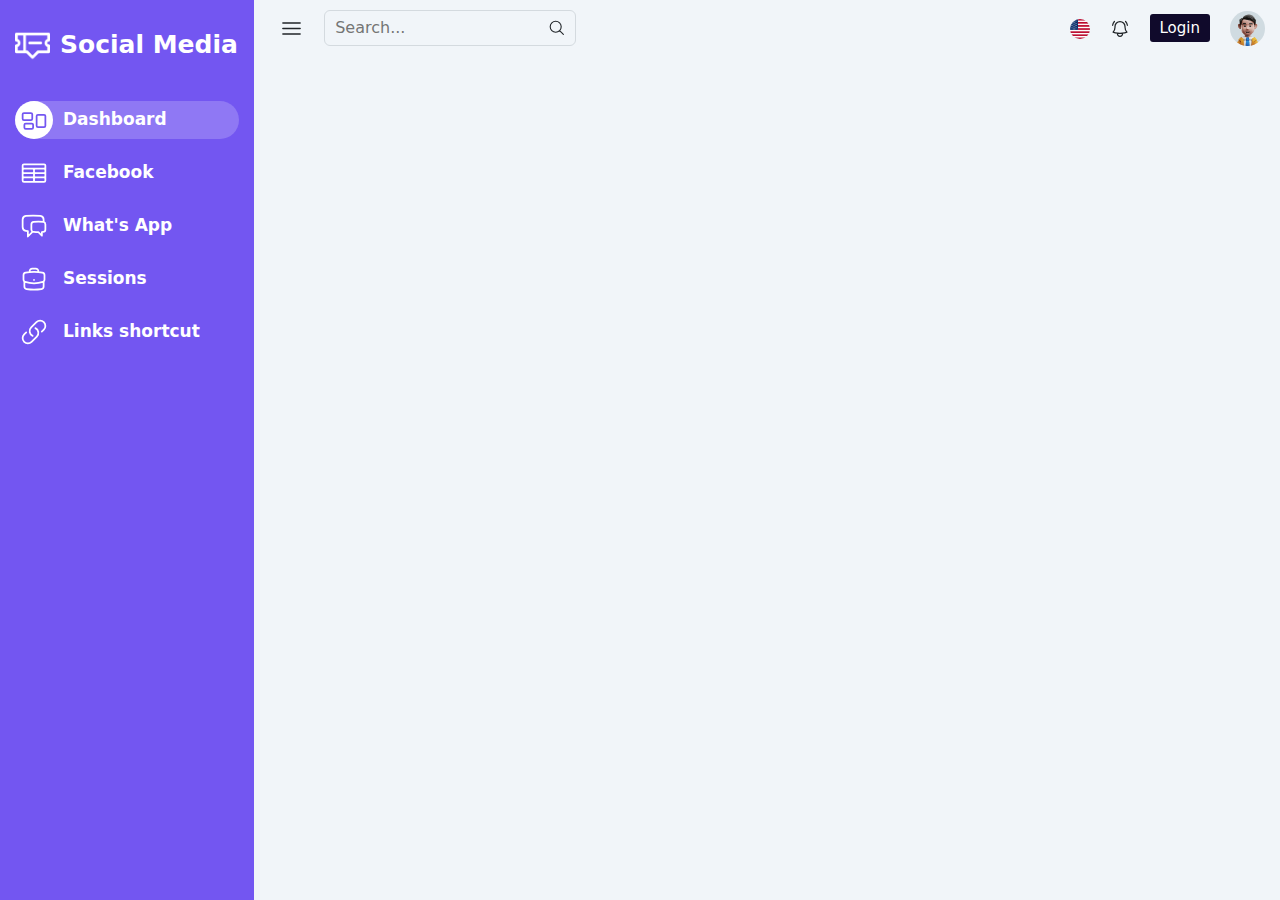
<file: index.html>
<!DOCTYPE html>
<html lang="en">
  <head>
    <meta charset="UTF-8" />
    <meta name="viewport" content="width=device-width, initial-scale=1.0" />
    <title>social media project</title>
    <link rel="stylesheet" href="css/style.css" />
    <!-- boostrap -->
    <link rel="stylesheet" href="css/bootstrap.css" />
    <script src="js/bootstrap.js"></script>
    <!-- font awesome -->
    <link
      rel="stylesheet"
      href="https://cdnjs.cloudflare.com/ajax/libs/font-awesome/6.4.0/css/all.min.css"
      integrity="sha512-iecdLmaskl7CVkqkXNQ/ZH/XLlvWZOJyj7Yy7tcenmpD1ypASozpmT/E0iPtmFIB46ZmdtAc9eNBvH0H/ZpiBw=="
      crossorigin="anonymous"
      referrerpolicy="no-referrer"
    />
    <!-- Boxicons CSS -->
    <link
      href="https://unpkg.com/boxicons@2.1.4/css/boxicons.min.css"
      rel="stylesheet"
    />
  </head>
  <body>
    <main>
      <!-- start sidebar -->
      <div class="sidebar">
        <div class="header_sidebar">
          <img src="images/logo-white.png" alt="logo" loading="lazy" />
          <h1>Social Media</h1>
        </div>
        <div class="links">
          <a href="index.html" class="link_item active">
            <div class="text">
              <div class="icon">
                <svg
                  xmlns="http://www.w3.org/2000/svg"
                  fill="none"
                  viewBox="0 0 24 24"
                  stroke-width="1.5"
                  stroke="currentColor"
                  class="w-6 h-6"
                >
                  <path
                    stroke-linecap="round"
                    stroke-linejoin="round"
                    d="M2.25 7.125C2.25 6.504 2.754 6 3.375 6h6c.621 0 1.125.504 1.125 1.125v3.75c0 .621-.504 1.125-1.125 1.125h-6a1.125 1.125 0 01-1.125-1.125v-3.75zM14.25 8.625c0-.621.504-1.125 1.125-1.125h5.25c.621 0 1.125.504 1.125 1.125v8.25c0 .621-.504 1.125-1.125 1.125h-5.25a1.125 1.125 0 01-1.125-1.125v-8.25zM3.75 16.125c0-.621.504-1.125 1.125-1.125h5.25c.621 0 1.125.504 1.125 1.125v2.25c0 .621-.504 1.125-1.125 1.125h-5.25a1.125 1.125 0 01-1.125-1.125v-2.25z"
                  />
                </svg>
              </div>
              <span>Dashboard</span>
            </div>
          </a>
          <div class="mini_list">
            <div class="link_item" data-num="1">
              <div class="text">
                <div class="icon">
                  <svg
                    xmlns="http://www.w3.org/2000/svg"
                    fill="none"
                    viewBox="0 0 24 24"
                    stroke-width="1.5"
                    stroke="currentColor"
                    class="w-6 h-6"
                  >
                    <path
                      stroke-linecap="round"
                      stroke-linejoin="round"
                      d="M3.375 19.5h17.25m-17.25 0a1.125 1.125 0 01-1.125-1.125M3.375 19.5h7.5c.621 0 1.125-.504 1.125-1.125m-9.75 0V5.625m0 12.75v-1.5c0-.621.504-1.125 1.125-1.125m18.375 2.625V5.625m0 12.75c0 .621-.504 1.125-1.125 1.125m1.125-1.125v-1.5c0-.621-.504-1.125-1.125-1.125m0 3.75h-7.5A1.125 1.125 0 0112 18.375m9.75-12.75c0-.621-.504-1.125-1.125-1.125H3.375c-.621 0-1.125.504-1.125 1.125m19.5 0v1.5c0 .621-.504 1.125-1.125 1.125M2.25 5.625v1.5c0 .621.504 1.125 1.125 1.125m0 0h17.25m-17.25 0h7.5c.621 0 1.125.504 1.125 1.125M3.375 8.25c-.621 0-1.125.504-1.125 1.125v1.5c0 .621.504 1.125 1.125 1.125m17.25-3.75h-7.5c-.621 0-1.125.504-1.125 1.125m8.625-1.125c.621 0 1.125.504 1.125 1.125v1.5c0 .621-.504 1.125-1.125 1.125m-17.25 0h7.5m-7.5 0c-.621 0-1.125.504-1.125 1.125v1.5c0 .621.504 1.125 1.125 1.125M12 10.875v-1.5m0 1.5c0 .621-.504 1.125-1.125 1.125M12 10.875c0 .621.504 1.125 1.125 1.125m-2.25 0c.621 0 1.125.504 1.125 1.125M13.125 12h7.5m-7.5 0c-.621 0-1.125.504-1.125 1.125M20.625 12c.621 0 1.125.504 1.125 1.125v1.5c0 .621-.504 1.125-1.125 1.125m-17.25 0h7.5M12 14.625v-1.5m0 1.5c0 .621-.504 1.125-1.125 1.125M12 14.625c0 .621.504 1.125 1.125 1.125m-2.25 0c.621 0 1.125.504 1.125 1.125m0 1.5v-1.5m0 0c0-.621.504-1.125 1.125-1.125m0 0h7.5"
                    />
                  </svg>
                </div>
                <span>Facebook</span>
              </div>
              <i class="fa-solid fa-angle-down"></i>
            </div>
            <ul class="list list1">
              <li>
                <i class="fa-solid fa-minus"></i>
                <a href="facebook-search.html">facebook search</a>
              </li>
              <li>
                <i class="fa-solid fa-minus"></i>
                <a href="facebook-get.html">facebook get</a>
              </li>
            </ul>
          </div>
          <div class="mini_list">
            <div class="link_item" data-num="2">
              <div class="text">
                <div class="icon">
                  <svg
                    xmlns="http://www.w3.org/2000/svg"
                    fill="none"
                    viewBox="0 0 24 24"
                    stroke-width="1.5"
                    stroke="currentColor"
                    class="w-6 h-6"
                  >
                    <path
                      stroke-linecap="round"
                      stroke-linejoin="round"
                      d="M20.25 8.511c.884.284 1.5 1.128 1.5 2.097v4.286c0 1.136-.847 2.1-1.98 2.193-.34.027-.68.052-1.02.072v3.091l-3-3c-1.354 0-2.694-.055-4.02-.163a2.115 2.115 0 01-.825-.242m9.345-8.334a2.126 2.126 0 00-.476-.095 48.64 48.64 0 00-8.048 0c-1.131.094-1.976 1.057-1.976 2.192v4.286c0 .837.46 1.58 1.155 1.951m9.345-8.334V6.637c0-1.621-1.152-3.026-2.76-3.235A48.455 48.455 0 0011.25 3c-2.115 0-4.198.137-6.24.402-1.608.209-2.76 1.614-2.76 3.235v6.226c0 1.621 1.152 3.026 2.76 3.235.577.075 1.157.14 1.74.194V21l4.155-4.155"
                    />
                  </svg>
                </div>
                <span>What's App</span>
              </div>
              <i class="fa-solid fa-angle-down"></i>
            </div>
            <ul class="list list2">
              <li>
                <i class="fa-solid fa-minus"></i>
                <a href="messages-list.html">message list</a>
              </li>
              <li>
                <i class="fa-solid fa-minus"></i>
                <a href="templates-messages.html">templates</a>
              </li>
            </ul>
          </div>
          <div class="mini_list">
            <a href="sessions.html" class="link_item">
              <div class="text">
                <div class="icon">
                  <svg
                    xmlns="http://www.w3.org/2000/svg"
                    fill="none"
                    viewBox="0 0 24 24"
                    stroke-width="1.5"
                    stroke="currentColor"
                    class="w-6 h-6"
                  >
                    <path
                      stroke-linecap="round"
                      stroke-linejoin="round"
                      d="M20.25 14.15v4.25c0 1.094-.787 2.036-1.872 2.18-2.087.277-4.216.42-6.378.42s-4.291-.143-6.378-.42c-1.085-.144-1.872-1.086-1.872-2.18v-4.25m16.5 0a2.18 2.18 0 00.75-1.661V8.706c0-1.081-.768-2.015-1.837-2.175a48.114 48.114 0 00-3.413-.387m4.5 8.006c-.194.165-.42.295-.673.38A23.978 23.978 0 0112 15.75c-2.648 0-5.195-.429-7.577-1.22a2.016 2.016 0 01-.673-.38m0 0A2.18 2.18 0 013 12.489V8.706c0-1.081.768-2.015 1.837-2.175a48.111 48.111 0 013.413-.387m7.5 0V5.25A2.25 2.25 0 0013.5 3h-3a2.25 2.25 0 00-2.25 2.25v.894m7.5 0a48.667 48.667 0 00-7.5 0M12 12.75h.008v.008H12v-.008z"
                    />
                  </svg>
                </div>
                <span>Sessions</span>
              </div>
            </a>
          </div>
          <div class="mini_list">
            <a href="links-shorcuts.html" class="link_item">
              <div class="text">
                <div class="icon">
                  <svg
                    xmlns="http://www.w3.org/2000/svg"
                    fill="none"
                    viewBox="0 0 24 24"
                    stroke-width="1.5"
                    stroke="currentColor"
                    class="w-6 h-6"
                  >
                    <path
                      stroke-linecap="round"
                      stroke-linejoin="round"
                      d="M13.19 8.688a4.5 4.5 0 011.242 7.244l-4.5 4.5a4.5 4.5 0 01-6.364-6.364l1.757-1.757m13.35-.622l1.757-1.757a4.5 4.5 0 00-6.364-6.364l-4.5 4.5a4.5 4.5 0 001.242 7.244"
                    />
                  </svg>
                </div>
                <span>Links shortcut </span>
              </div>
            </a>
          </div>
        </div>
      </div>
      <!-- end sidebar -->
      <div class="content_page">
        <div class="header">
          <div class="left">
            <div class="icon_menu">
              <svg
                xmlns="http://www.w3.org/2000/svg"
                fill="none"
                viewBox="0 0 24 24"
                stroke-width="1.5"
                stroke="currentColor"
                class="w-6 h-6"
              >
                <path
                  stroke-linecap="round"
                  stroke-linejoin="round"
                  d="M3.75 6.75h16.5M3.75 12h16.5m-16.5 5.25h16.5"
                />
              </svg>
            </div>
            <div class="input_search">
              <input type="text" placeholder="Search..." />
              <svg
                xmlns="http://www.w3.org/2000/svg"
                fill="none"
                viewBox="0 0 24 24"
                stroke-width="1.5"
                stroke="currentColor"
                class="w-6 h-6"
              >
                <path
                  stroke-linecap="round"
                  stroke-linejoin="round"
                  d="M21 21l-5.197-5.197m0 0A7.5 7.5 0 105.196 5.196a7.5 7.5 0 0010.607 10.607z"
                />
              </svg>
            </div>
          </div>
          <div class="right">
            <div class="nav_item">
              <div class="head">
                <img
                  class="lang"
                  src="images/Flag-United-States-of-America.webp"
                  alt="Flag-United-States-of-America"
                  loading="lazy"
                />
              </div>
              <div class="list list1">
                <div class="item">
                  <img
                    src="images/Flag-United-States-of-America.webp"
                    alt="Flag-United-States-of-America"
                    loading="lazy"
                  />
                  <span>English (UK)</span>
                </div>
                <div class="item">
                  <img src="images/ar.png" alt="ar-img" loading="lazy" />
                  <span>Arabic (ar)</span>
                </div>
              </div>
            </div>
            <div class="nav_item notfication">
              <div class="head">
                <div class="icon">
                  <svg
                    xmlns="http://www.w3.org/2000/svg"
                    fill="none"
                    viewBox="0 0 24 24"
                    stroke-width="1.5"
                    stroke="currentColor"
                    class="w-6 h-6"
                  >
                    <path
                      stroke-linecap="round"
                      stroke-linejoin="round"
                      d="M14.857 17.082a23.848 23.848 0 005.454-1.31A8.967 8.967 0 0118 9.75v-.7V9A6 6 0 006 9v.75a8.967 8.967 0 01-2.312 6.022c1.733.64 3.56 1.085 5.455 1.31m5.714 0a24.255 24.255 0 01-5.714 0m5.714 0a3 3 0 11-5.714 0M3.124 7.5A8.969 8.969 0 015.292 3m13.416 0a8.969 8.969 0 012.168 4.5"
                    />
                  </svg>
                </div>
              </div>
            </div>
            <button class="btn_login_facebook">
              Login
              <i class="fa-solid fa-arrow-right-to-bracket"></i>
            </button>
            <div class="nav_item">
              <div class="head">
                <img
                  class="img_profile"
                  src="images/user-1.jpg"
                  alt="user-1"
                  loading="lazy"
                />
              </div>
              <div class="list list2">
                <h4 class="title">Profile</h4>
                <div class="profile">
                  <img src="images/user-1.jpg" alt="user-1" loading="lazy" />
                  <div class="text">
                    <div class="name">Mathew Anderson</div>
                    <div class="position">Designer</div>
                    <div class="email">
                      <i class="fa-regular fa-envelope"></i>
                      <span>Info@example.com</span>
                    </div>
                  </div>
                </div>
                <a href="login.html" class="btn_logout">Logout</a>
              </div>
            </div>
          </div>
        </div>
      </div>
    </main>

    <!-- start popup Login facebook -->
    <div class="overflow"></div>
    <div class="popup_login_facebook">
      <i class="fa-regular fa-circle-xmark btn_close_login"></i>
      <form action="">
        <h3><i class="fa-brands fa-facebook"></i> Facebook</h3>
        <div class="input_item">
          <label for="">Email</label>
          <input type="email" placeholder="write email" />
        </div>
        <div class="input_item">
          <label for="">Password</label>
          <input type="password" placeholder="write password" />
        </div>
        <button>Login</button>
      </form>
    </div>
    <!-- end popup Login facebook -->
  </body>

  <script src="js/main.js"></script>
  <script src="js/sidebar.js"></script>
  <script src="js/boxs-header.js"></script>
  <script src="js/facebook-page.js"></script>
</html>
</file>
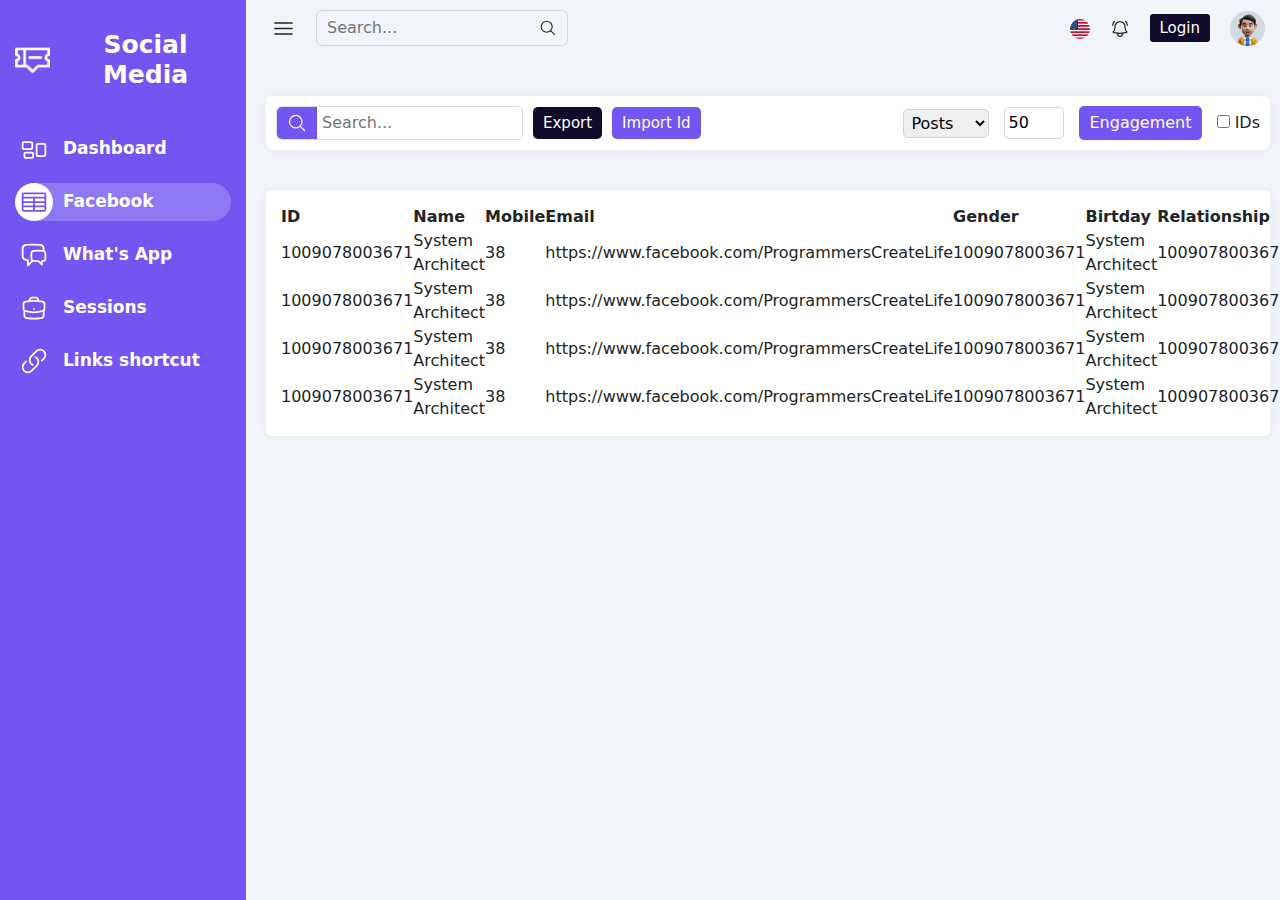
<file: facebook-get.html>
<!DOCTYPE html>
<html lang="en">
  <head>
    <meta charset="UTF-8" />
    <meta name="viewport" content="width=device-width, initial-scale=1.0" />
    <title>social media project | Facebook</title>
    <link rel="stylesheet" href="css/style.css" />
    <!-- boostrap -->
    <link rel="stylesheet" href="css/bootstrap.css" />
    <script src="js/bootstrap.js"></script>
    <!-- font awesome -->
    <link
      rel="stylesheet"
      href="https://cdnjs.cloudflare.com/ajax/libs/font-awesome/6.4.0/css/all.min.css"
      integrity="sha512-iecdLmaskl7CVkqkXNQ/ZH/XLlvWZOJyj7Yy7tcenmpD1ypASozpmT/E0iPtmFIB46ZmdtAc9eNBvH0H/ZpiBw=="
      crossorigin="anonymous"
      referrerpolicy="no-referrer"
    />
    <link
      rel="stylesheet"
      href="https://cdn.datatables.net/1.13.4/css/jquery.dataTables.min.css"
    />
    <!-- Boxicons CSS -->
    <link
      href="https://unpkg.com/boxicons@2.1.4/css/boxicons.min.css"
      rel="stylesheet"
    />
  </head>
  <body>
    <main>
      <!-- start sidebar -->
      <div class="overflow_sidebar"></div>
      <div class="sidebar active">
        <div class="header_sidebar">
          <img src="images/logo-white.png" alt="" />
          <h1>Social Media</h1>
        </div>
        <div class="links">
          <div class="mini_list">
            <a href="index.html" class="link_item">
              <div class="text">
                <div class="icon">
                  <svg
                    xmlns="http://www.w3.org/2000/svg"
                    fill="none"
                    viewBox="0 0 24 24"
                    stroke-width="1.5"
                    stroke="currentColor"
                    class="w-6 h-6"
                  >
                    <path
                      stroke-linecap="round"
                      stroke-linejoin="round"
                      d="M2.25 7.125C2.25 6.504 2.754 6 3.375 6h6c.621 0 1.125.504 1.125 1.125v3.75c0 .621-.504 1.125-1.125 1.125h-6a1.125 1.125 0 01-1.125-1.125v-3.75zM14.25 8.625c0-.621.504-1.125 1.125-1.125h5.25c.621 0 1.125.504 1.125 1.125v8.25c0 .621-.504 1.125-1.125 1.125h-5.25a1.125 1.125 0 01-1.125-1.125v-8.25zM3.75 16.125c0-.621.504-1.125 1.125-1.125h5.25c.621 0 1.125.504 1.125 1.125v2.25c0 .621-.504 1.125-1.125 1.125h-5.25a1.125 1.125 0 01-1.125-1.125v-2.25z"
                    />
                  </svg>
                </div>
                <span>Dashboard</span>
              </div>
            </a>
          </div>

          <div class="mini_list">
            <div class="link_item active" data-num="1">
              <div class="text">
                <div class="icon">
                  <svg
                    xmlns="http://www.w3.org/2000/svg"
                    fill="none"
                    viewBox="0 0 24 24"
                    stroke-width="1.5"
                    stroke="currentColor"
                    class="w-6 h-6"
                  >
                    <path
                      stroke-linecap="round"
                      stroke-linejoin="round"
                      d="M3.375 19.5h17.25m-17.25 0a1.125 1.125 0 01-1.125-1.125M3.375 19.5h7.5c.621 0 1.125-.504 1.125-1.125m-9.75 0V5.625m0 12.75v-1.5c0-.621.504-1.125 1.125-1.125m18.375 2.625V5.625m0 12.75c0 .621-.504 1.125-1.125 1.125m1.125-1.125v-1.5c0-.621-.504-1.125-1.125-1.125m0 3.75h-7.5A1.125 1.125 0 0112 18.375m9.75-12.75c0-.621-.504-1.125-1.125-1.125H3.375c-.621 0-1.125.504-1.125 1.125m19.5 0v1.5c0 .621-.504 1.125-1.125 1.125M2.25 5.625v1.5c0 .621.504 1.125 1.125 1.125m0 0h17.25m-17.25 0h7.5c.621 0 1.125.504 1.125 1.125M3.375 8.25c-.621 0-1.125.504-1.125 1.125v1.5c0 .621.504 1.125 1.125 1.125m17.25-3.75h-7.5c-.621 0-1.125.504-1.125 1.125m8.625-1.125c.621 0 1.125.504 1.125 1.125v1.5c0 .621-.504 1.125-1.125 1.125m-17.25 0h7.5m-7.5 0c-.621 0-1.125.504-1.125 1.125v1.5c0 .621.504 1.125 1.125 1.125M12 10.875v-1.5m0 1.5c0 .621-.504 1.125-1.125 1.125M12 10.875c0 .621.504 1.125 1.125 1.125m-2.25 0c.621 0 1.125.504 1.125 1.125M13.125 12h7.5m-7.5 0c-.621 0-1.125.504-1.125 1.125M20.625 12c.621 0 1.125.504 1.125 1.125v1.5c0 .621-.504 1.125-1.125 1.125m-17.25 0h7.5M12 14.625v-1.5m0 1.5c0 .621-.504 1.125-1.125 1.125M12 14.625c0 .621.504 1.125 1.125 1.125m-2.25 0c.621 0 1.125.504 1.125 1.125m0 1.5v-1.5m0 0c0-.621.504-1.125 1.125-1.125m0 0h7.5"
                    />
                  </svg>
                </div>
                <span>Facebook</span>
              </div>
              <i class="fa-solid fa-angle-down"></i>
            </div>
            <ul class="list list1">
              <li>
                <i class="fa-solid fa-minus"></i>
                <a href="facebook-search.html">facebook search</a>
              </li>
              <li>
                <i class="fa-solid fa-minus"></i>
                <a href="facebook-get.html">facebook get</a>
              </li>
            </ul>
          </div>
          <div class="mini_list">
            <div class="link_item" data-num="2">
              <div class="text">
                <div class="icon">
                  <svg
                    xmlns="http://www.w3.org/2000/svg"
                    fill="none"
                    viewBox="0 0 24 24"
                    stroke-width="1.5"
                    stroke="currentColor"
                    class="w-6 h-6"
                  >
                    <path
                      stroke-linecap="round"
                      stroke-linejoin="round"
                      d="M20.25 8.511c.884.284 1.5 1.128 1.5 2.097v4.286c0 1.136-.847 2.1-1.98 2.193-.34.027-.68.052-1.02.072v3.091l-3-3c-1.354 0-2.694-.055-4.02-.163a2.115 2.115 0 01-.825-.242m9.345-8.334a2.126 2.126 0 00-.476-.095 48.64 48.64 0 00-8.048 0c-1.131.094-1.976 1.057-1.976 2.192v4.286c0 .837.46 1.58 1.155 1.951m9.345-8.334V6.637c0-1.621-1.152-3.026-2.76-3.235A48.455 48.455 0 0011.25 3c-2.115 0-4.198.137-6.24.402-1.608.209-2.76 1.614-2.76 3.235v6.226c0 1.621 1.152 3.026 2.76 3.235.577.075 1.157.14 1.74.194V21l4.155-4.155"
                    />
                  </svg>
                </div>
                <span>What's App</span>
              </div>
              <i class="fa-solid fa-angle-down"></i>
            </div>
            <ul class="list list2">
              <li>
                <i class="fa-solid fa-minus"></i>
                <a href="messages-list.html">message list</a>
              </li>
              <li>
                <i class="fa-solid fa-minus"></i>
                <a href="templates-messages.html">templates</a>
              </li>
            </ul>
          </div>
          <div class="mini_list">
            <a href="sessions.html" class="link_item">
              <div class="text">
                <div class="icon">
                  <svg
                    xmlns="http://www.w3.org/2000/svg"
                    fill="none"
                    viewBox="0 0 24 24"
                    stroke-width="1.5"
                    stroke="currentColor"
                    class="w-6 h-6"
                  >
                    <path
                      stroke-linecap="round"
                      stroke-linejoin="round"
                      d="M20.25 14.15v4.25c0 1.094-.787 2.036-1.872 2.18-2.087.277-4.216.42-6.378.42s-4.291-.143-6.378-.42c-1.085-.144-1.872-1.086-1.872-2.18v-4.25m16.5 0a2.18 2.18 0 00.75-1.661V8.706c0-1.081-.768-2.015-1.837-2.175a48.114 48.114 0 00-3.413-.387m4.5 8.006c-.194.165-.42.295-.673.38A23.978 23.978 0 0112 15.75c-2.648 0-5.195-.429-7.577-1.22a2.016 2.016 0 01-.673-.38m0 0A2.18 2.18 0 013 12.489V8.706c0-1.081.768-2.015 1.837-2.175a48.111 48.111 0 013.413-.387m7.5 0V5.25A2.25 2.25 0 0013.5 3h-3a2.25 2.25 0 00-2.25 2.25v.894m7.5 0a48.667 48.667 0 00-7.5 0M12 12.75h.008v.008H12v-.008z"
                    />
                  </svg>
                </div>
                <span>Sessions</span>
              </div>
            </a>
          </div>
          <div class="mini_list">
            <a href="links-shorcuts.html" class="link_item">
              <div class="text">
                <div class="icon">
                  <svg
                    xmlns="http://www.w3.org/2000/svg"
                    fill="none"
                    viewBox="0 0 24 24"
                    stroke-width="1.5"
                    stroke="currentColor"
                    class="w-6 h-6"
                  >
                    <path
                      stroke-linecap="round"
                      stroke-linejoin="round"
                      d="M13.19 8.688a4.5 4.5 0 011.242 7.244l-4.5 4.5a4.5 4.5 0 01-6.364-6.364l1.757-1.757m13.35-.622l1.757-1.757a4.5 4.5 0 00-6.364-6.364l-4.5 4.5a4.5 4.5 0 001.242 7.244"
                    />
                  </svg>
                </div>
                <span>Links shortcut </span>
              </div>
            </a>
          </div>
        </div>
      </div>
      <!-- end sidebar -->
      <div class="content_page">
        <div class="header">
          <div class="left">
            <div class="icon_menu">
              <svg
                xmlns="http://www.w3.org/2000/svg"
                fill="none"
                viewBox="0 0 24 24"
                stroke-width="1.5"
                stroke="currentColor"
                class="w-6 h-6"
              >
                <path
                  stroke-linecap="round"
                  stroke-linejoin="round"
                  d="M3.75 6.75h16.5M3.75 12h16.5m-16.5 5.25h16.5"
                />
              </svg>
            </div>
            <div class="input_search">
              <input type="text" placeholder="Search..." />
              <svg
                xmlns="http://www.w3.org/2000/svg"
                fill="none"
                viewBox="0 0 24 24"
                stroke-width="1.5"
                stroke="currentColor"
                class="w-6 h-6"
              >
                <path
                  stroke-linecap="round"
                  stroke-linejoin="round"
                  d="M21 21l-5.197-5.197m0 0A7.5 7.5 0 105.196 5.196a7.5 7.5 0 0010.607 10.607z"
                />
              </svg>
            </div>
          </div>
          <div class="right">
            <div class="nav_item">
              <div class="head">
                <img
                  class="lang"
                  src="images/Flag-United-States-of-America.webp"
                  alt="Flag-United-States-of-America"
                  loading="lazy"
                />
              </div>
              <div class="list list1">
                <div class="item">
                  <img
                    src="images/Flag-United-States-of-America.webp"
                    alt="Flag-United-States-of-America"
                    loading="lazy"
                  />
                  <span>English (UK)</span>
                </div>
                <div class="item">
                  <img src="images/ar.png" alt="ar-img" loading="lazy" />
                  <span>Arabic (ar)</span>
                </div>
              </div>
            </div>
            <div class="nav_item notfication">
              <div class="head">
                <div class="icon">
                  <svg
                    xmlns="http://www.w3.org/2000/svg"
                    fill="none"
                    viewBox="0 0 24 24"
                    stroke-width="1.5"
                    stroke="currentColor"
                    class="w-6 h-6"
                  >
                    <path
                      stroke-linecap="round"
                      stroke-linejoin="round"
                      d="M14.857 17.082a23.848 23.848 0 005.454-1.31A8.967 8.967 0 0118 9.75v-.7V9A6 6 0 006 9v.75a8.967 8.967 0 01-2.312 6.022c1.733.64 3.56 1.085 5.455 1.31m5.714 0a24.255 24.255 0 01-5.714 0m5.714 0a3 3 0 11-5.714 0M3.124 7.5A8.969 8.969 0 015.292 3m13.416 0a8.969 8.969 0 012.168 4.5"
                    />
                  </svg>
                </div>
              </div>
            </div>
            <button class="btn_login_facebook">
              Login
              <i class="fa-solid fa-arrow-right-to-bracket"></i>
            </button>
            <div class="nav_item">
              <div class="head">
                <img
                  class="img_profile"
                  src="images/user-1.jpg"
                  alt="user-1"
                  loading="lazy"
                />
              </div>
              <div class="list list2">
                <h4 class="title">Profile</h4>
                <div class="profile">
                  <img src="images/user-1.jpg" alt="user-1" loading="lazy" />
                  <div class="text">
                    <div class="name">Mathew Anderson</div>
                    <div class="position">Designer</div>
                    <div class="email">
                      <i class="fa-regular fa-envelope"></i>
                      <span>Info@example.com</span>
                    </div>
                  </div>
                </div>
                <a href="login.html" class="btn_logout">Logout</a>
              </div>
            </div>
          </div>
        </div>

        <div class="main_content_tables">
          <div class="conetnt_table">
            <div class="head_table">
              <div class="main_head">
                <div class="input_search">
                  <div class="icon">
                    <svg
                      xmlns="http://www.w3.org/2000/svg"
                      fill="none"
                      viewBox="0 0 24 24"
                      stroke-width="1.5"
                      stroke="currentColor"
                      class="w-6 h-6"
                    >
                      <path
                        stroke-linecap="round"
                        stroke-linejoin="round"
                        d="M21 21l-5.197-5.197m0 0A7.5 7.5 0 105.196 5.196a7.5 7.5 0 0010.607 10.607z"
                      />
                    </svg>
                  </div>
                  <input type="text" placeholder="Search..." />
                </div>

                <button class="btn_export">
                  <i class="fa-solid fa-download"></i>
                  Export
                </button>
                <label class="btn_import" for="">
                  <i class="fa-solid fa-file-import"></i>
                  Import Id
                  <input type="file" id="file-import" />
                </label>
              </div>
              <div class="info">
                <select>
                  <option value="">Posts</option>
                  <option value="">Groups</option>
                  <option value="">Places</option>
                  <option value="">People</option>
                  <option value="">pages</option>
                </select>

                <div class="input_num">
                  <input type="number" value="50" />
                </div>

                <div class="engagement_box">
                  <button class="btn_engagement">Engagement</button>
                  <div class="list_engagement">
                    <form action="">
                      <div class="line">
                        <div class="input_check">
                          <input type="checkbox" />
                          <label for="">Comments</label>
                        </div>
                        <div class="setting">
                          <span>Setting</span>
                          <i class="fa-solid fa-chevron-down"></i>
                        </div>
                      </div>
                      <div class="line">
                        <div class="input_check">
                          <input type="checkbox" />
                          <label for="">Tages</label>
                        </div>
                        <div class="input_check">
                          <input type="checkbox" />
                          <label for="">Shares</label>
                        </div>
                      </div>
                      <div class="mini_title">Reactions</div>
                      <div class="line">
                        <div class="input_check">
                          <input
                            type="checkbox"
                            name="all-reaction"
                            class="input_reaction"
                          />
                          <label for="">All</label>
                        </div>
                        <div class="input_check">
                          <input type="checkbox" class="input_reaction" />
                          <label for="">Cares</label>
                        </div>
                      </div>
                      <div class="line">
                        <div class="input_check">
                          <input type="checkbox" class="input_reaction" />
                          <label for="">Like</label>
                        </div>
                        <div class="input_check">
                          <input type="checkbox" class="input_reaction" />
                          <label for="">Haha</label>
                        </div>
                      </div>
                      <div class="line">
                        <div class="input_check">
                          <input type="checkbox" class="input_reaction" />
                          <label for="">Love</label>
                        </div>
                        <div class="input_check">
                          <input type="checkbox" class="input_reaction" />
                          <label for="">Sade</label>
                        </div>
                      </div>
                      <div class="line">
                        <div class="input_check">
                          <input type="checkbox" class="input_reaction" />
                          <label for="">Wow</label>
                        </div>
                        <div class="input_check">
                          <input type="checkbox" class="input_reaction" />
                          <label for="">Angry</label>
                        </div>
                      </div>
                    </form>
                  </div>
                </div>
                <div class="input_id">
                  <input type="checkbox" />
                  <label for="">IDs</label>
                </div>
              </div>
            </div>
            <div class="container_table">
              <table id="example2" class="display" style="width: 100%">
                <thead>
                  <tr>
                    <th>ID</th>
                    <th>Name</th>
                    <th>Mobile</th>
                    <th>Email</th>
                    <th>Gender</th>
                    <th>Birtday</th>
                    <th>Relationship</th>
                    <th>Education</th>
                    <th>Work</th>
                    <th>Position</th>
                    <th>Hometown</th>
                    <th>Loaction</th>
                    <th>Link</th>
                    <th>About</th>
                  </tr>
                </thead>
                <tbody>
                  <tr>
                    <td>1009078003671</td>
                    <td>System Architect</td>
                    <td>38</td>
                    <td>https://www.facebook.com/ProgrammersCreateLife</td>
                    <td>1009078003671</td>
                    <td>System Architect</td>
                    <td>1009078003671</td>
                    <td>System Architect</td>
                    <td>1009078003671</td>
                    <td>System Architect</td>
                    <td>1009078003671</td>
                    <td>System Architect</td>
                    <td>1009078003671</td>
                    <td>System Architect</td>
                  </tr>
                  <tr>
                    <td>1009078003671</td>
                    <td>System Architect</td>
                    <td>38</td>
                    <td>https://www.facebook.com/ProgrammersCreateLife</td>
                    <td>1009078003671</td>
                    <td>System Architect</td>
                    <td>1009078003671</td>
                    <td>System Architect</td>
                    <td>1009078003671</td>
                    <td>System Architect</td>
                    <td>1009078003671</td>
                    <td>System Architect</td>
                    <td>1009078003671</td>
                    <td>System Architect</td>
                  </tr>
                  <tr>
                    <td>1009078003671</td>
                    <td>System Architect</td>
                    <td>38</td>
                    <td>https://www.facebook.com/ProgrammersCreateLife</td>
                    <td>1009078003671</td>
                    <td>System Architect</td>
                    <td>1009078003671</td>
                    <td>System Architect</td>
                    <td>1009078003671</td>
                    <td>System Architect</td>
                    <td>1009078003671</td>
                    <td>System Architect</td>
                    <td>1009078003671</td>
                    <td>System Architect</td>
                  </tr>
                  <tr>
                    <td>1009078003671</td>
                    <td>System Architect</td>
                    <td>38</td>
                    <td>https://www.facebook.com/ProgrammersCreateLife</td>
                    <td>1009078003671</td>
                    <td>System Architect</td>
                    <td>1009078003671</td>
                    <td>System Architect</td>
                    <td>1009078003671</td>
                    <td>System Architect</td>
                    <td>1009078003671</td>
                    <td>System Architect</td>
                    <td>1009078003671</td>
                    <td>System Architect</td>
                  </tr>
                </tbody>
              </table>
            </div>
          </div>
        </div>
      </div>
    </main>

    <!-- start popup Login facebook -->
    <div class="overflow"></div>
    <div class="popup_login_facebook">
      <i class="fa-regular fa-circle-xmark btn_close_login"></i>
      <form action="">
        <h3><i class="fa-brands fa-facebook"></i> Facebook</h3>
        <div class="input_item">
          <label for="">Email</label>
          <input type="email" placeholder="write email" />
        </div>
        <div class="input_item">
          <label for="">Password</label>
          <input type="password" placeholder="write password" />
        </div>
        <button>Login</button>
      </form>
    </div>
    <!-- end popup Login facebook -->

    <!-- start popup import -->
    <div class="popup_import">
      <div class="head">
        <h3>Import File</h4>
        <i class="fa-regular fa-circle-xmark btn_close_import"></i>
      </div>

      <form action="">
        <div class="input_item">
          <label for="">Country Name</label>
          <input type="text" placeholder="" />
        </div>
        <div class="input_file">
          <label for="file-import"
            >import <i class="fa-solid fa-file-import"></i
          ></label>
          <input type="file" id="file-import" />
        </div>
        <button class="btn_add btn_add_file">Add File</button>
      </form>
    </div>
    <!-- end popup import -->

    <!-- start popup export -->
    <div class="popup_export">
      <div class="head">
        <h3>Export</h3>
        <i class="fa-solid fa-xmark close_popup_export"></i>
      </div>

      <form action="">
        <div class="input_file">
          <label for="export-file">
            export <i class="fa-solid fa-file-export"></i>
          </label>
          <input type="file" placeholder="" id="export-file" />
        </div>

        <button class="btn_add">Export</button>
      </form>
    </div>
    <!-- end popup export -->

    <!-- start popup loading -->
    <div class="popup_loading">
      <div class="content">
        <p>برجاء انتظار التحميل</p>
        <div class="lds-roller">
          <div></div>
          <div></div>
          <div></div>
          <div></div>
          <div></div>
          <div></div>
          <div></div>
          <div></div>
        </div>
      </div>
    </div>
    <!-- end popup loading -->

  </body>
  <script src="js/main.js"></script>
  <script src="js/sidebar.js"></script>
  <script src="js/boxs-header.js"></script>
  <script src="js/facebook-page.js"></script>
  <script src="https://code.jquery.com/jquery-3.5.1.js"></script>
  <script src="https://cdn.datatables.net/1.13.4/js/jquery.dataTables.min.js"></script>
  <script>
    $(document).ready(function () {
      $("#example").DataTable({
        pagingType: "full_numbers",
        scrollX: true,
      });
    });
    $(document).ready(function () {
      $("#example2").DataTable({
        pagingType: "full_numbers",
        scrollX: true,
      });
    });
    const btnImport = document.querySelector(".btn_import")
    const popupImport = document.querySelector(".popup_import")
    const btnCloseImport = document.querySelector(".btn_close_import")
    // const overflow = document.querySelector(".overflow")
       const btnExport = document.querySelector(".btn_export");
    const popupExport = document.querySelector(".popup_export");
    const closePopupExport = document.querySelector(".close_popup_export");
    const btnAddFile = document.querySelector(".btn_add_file")
    const popupLoading = document.querySelector(".popup_loading");
    
    btnImport.addEventListener("click", () => {
      popupImport.classList.add("active")
      overflow.classList.add("active")

    })

    btnCloseImport.addEventListener("click", () => {
       popupImport.classList.remove("active")
       overflow.classList.remove("active")
    })

     btnExport.addEventListener("click", () => {
      popupExport.classList.add("active");
       overflow.classList.add("active")
    });

     closePopupExport.addEventListener("click", () => {
      popupExport.classList.remove("active");
         overflow.classList.remove("active")
    });

    btnAddFile.addEventListener("click", (e) => {
  e.preventDefault();
  popupLoading.classList.add("active");
});
  </script>
</html>
</file>
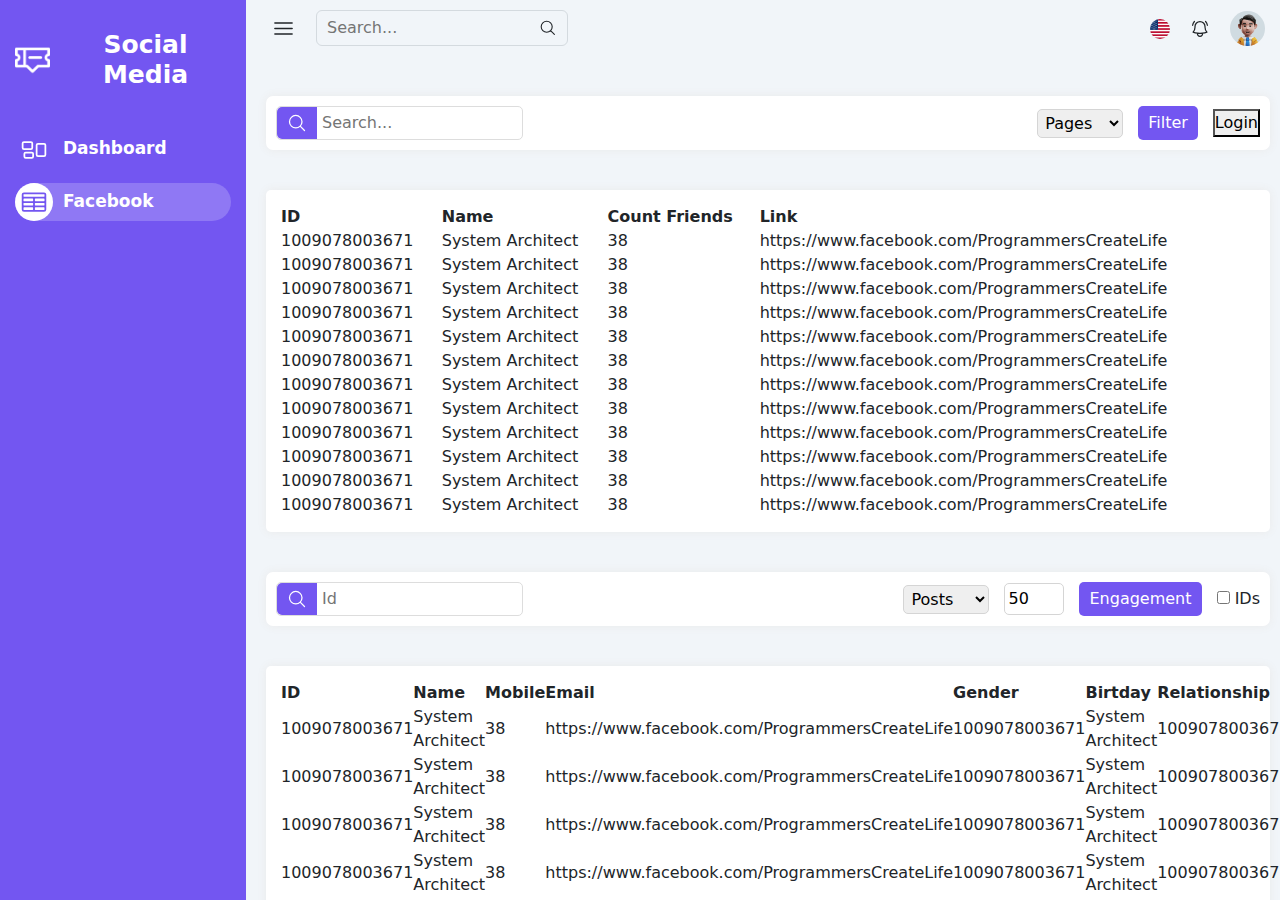
<file: facebook-page.html>
<!DOCTYPE html>
<html lang="en">
  <head>
    <meta charset="UTF-8" />
    <meta name="viewport" content="width=device-width, initial-scale=1.0" />
    <title>social media project | Facebook</title>
    <link rel="stylesheet" href="css/style.css" />
    <!-- boostrap -->
    <link rel="stylesheet" href="css/bootstrap.css" />
    <script src="js/bootstrap.js"></script>
    <!-- font awesome -->
    <link
      rel="stylesheet"
      href="https://cdnjs.cloudflare.com/ajax/libs/font-awesome/6.4.0/css/all.min.css"
      integrity="sha512-iecdLmaskl7CVkqkXNQ/ZH/XLlvWZOJyj7Yy7tcenmpD1ypASozpmT/E0iPtmFIB46ZmdtAc9eNBvH0H/ZpiBw=="
      crossorigin="anonymous"
      referrerpolicy="no-referrer"
    />
    <link
      rel="stylesheet"
      href="https://cdn.datatables.net/1.13.4/css/jquery.dataTables.min.css"
    />
    <!-- Boxicons CSS -->
    <link
      href="https://unpkg.com/boxicons@2.1.4/css/boxicons.min.css"
      rel="stylesheet"
    />
  </head>
  <body>
    <main>
      <!-- start sidebar -->
      <div class="overflow_sidebar"></div>
      <div class="sidebar active">
        <div class="header_sidebar">
          <img src="images/logo-white.png" alt="" />
          <h1>Social Media</h1>
        </div>
        <div class="links">
          <a href="index.html" class="link_item">
            <div class="text">
              <div class="icon">
                <svg
                  xmlns="http://www.w3.org/2000/svg"
                  fill="none"
                  viewBox="0 0 24 24"
                  stroke-width="1.5"
                  stroke="currentColor"
                  class="w-6 h-6"
                >
                  <path
                    stroke-linecap="round"
                    stroke-linejoin="round"
                    d="M2.25 7.125C2.25 6.504 2.754 6 3.375 6h6c.621 0 1.125.504 1.125 1.125v3.75c0 .621-.504 1.125-1.125 1.125h-6a1.125 1.125 0 01-1.125-1.125v-3.75zM14.25 8.625c0-.621.504-1.125 1.125-1.125h5.25c.621 0 1.125.504 1.125 1.125v8.25c0 .621-.504 1.125-1.125 1.125h-5.25a1.125 1.125 0 01-1.125-1.125v-8.25zM3.75 16.125c0-.621.504-1.125 1.125-1.125h5.25c.621 0 1.125.504 1.125 1.125v2.25c0 .621-.504 1.125-1.125 1.125h-5.25a1.125 1.125 0 01-1.125-1.125v-2.25z"
                  />
                </svg>
              </div>
              <span>Dashboard</span>
            </div>
          </a>
          <a href="facebook-page.html" class="link_item active">
            <div class="text">
              <div class="icon">
                <svg
                  xmlns="http://www.w3.org/2000/svg"
                  fill="none"
                  viewBox="0 0 24 24"
                  stroke-width="1.5"
                  stroke="currentColor"
                  class="w-6 h-6"
                >
                  <path
                    stroke-linecap="round"
                    stroke-linejoin="round"
                    d="M3.375 19.5h17.25m-17.25 0a1.125 1.125 0 01-1.125-1.125M3.375 19.5h7.5c.621 0 1.125-.504 1.125-1.125m-9.75 0V5.625m0 12.75v-1.5c0-.621.504-1.125 1.125-1.125m18.375 2.625V5.625m0 12.75c0 .621-.504 1.125-1.125 1.125m1.125-1.125v-1.5c0-.621-.504-1.125-1.125-1.125m0 3.75h-7.5A1.125 1.125 0 0112 18.375m9.75-12.75c0-.621-.504-1.125-1.125-1.125H3.375c-.621 0-1.125.504-1.125 1.125m19.5 0v1.5c0 .621-.504 1.125-1.125 1.125M2.25 5.625v1.5c0 .621.504 1.125 1.125 1.125m0 0h17.25m-17.25 0h7.5c.621 0 1.125.504 1.125 1.125M3.375 8.25c-.621 0-1.125.504-1.125 1.125v1.5c0 .621.504 1.125 1.125 1.125m17.25-3.75h-7.5c-.621 0-1.125.504-1.125 1.125m8.625-1.125c.621 0 1.125.504 1.125 1.125v1.5c0 .621-.504 1.125-1.125 1.125m-17.25 0h7.5m-7.5 0c-.621 0-1.125.504-1.125 1.125v1.5c0 .621.504 1.125 1.125 1.125M12 10.875v-1.5m0 1.5c0 .621-.504 1.125-1.125 1.125M12 10.875c0 .621.504 1.125 1.125 1.125m-2.25 0c.621 0 1.125.504 1.125 1.125M13.125 12h7.5m-7.5 0c-.621 0-1.125.504-1.125 1.125M20.625 12c.621 0 1.125.504 1.125 1.125v1.5c0 .621-.504 1.125-1.125 1.125m-17.25 0h7.5M12 14.625v-1.5m0 1.5c0 .621-.504 1.125-1.125 1.125M12 14.625c0 .621.504 1.125 1.125 1.125m-2.25 0c.621 0 1.125.504 1.125 1.125m0 1.5v-1.5m0 0c0-.621.504-1.125 1.125-1.125m0 0h7.5"
                  />
                </svg>
              </div>
              <span>Facebook</span>
            </div>
          </a>
        </div>
      </div>
      <!-- end sidebar -->
      <div class="content_page">
        <div class="header">
          <div class="left">
            <div class="icon_menu">
              <svg
                xmlns="http://www.w3.org/2000/svg"
                fill="none"
                viewBox="0 0 24 24"
                stroke-width="1.5"
                stroke="currentColor"
                class="w-6 h-6"
              >
                <path
                  stroke-linecap="round"
                  stroke-linejoin="round"
                  d="M3.75 6.75h16.5M3.75 12h16.5m-16.5 5.25h16.5"
                />
              </svg>
            </div>
            <div class="input_search">
              <input type="text" placeholder="Search..." />
              <svg
                xmlns="http://www.w3.org/2000/svg"
                fill="none"
                viewBox="0 0 24 24"
                stroke-width="1.5"
                stroke="currentColor"
                class="w-6 h-6"
              >
                <path
                  stroke-linecap="round"
                  stroke-linejoin="round"
                  d="M21 21l-5.197-5.197m0 0A7.5 7.5 0 105.196 5.196a7.5 7.5 0 0010.607 10.607z"
                />
              </svg>
            </div>
          </div>
          <div class="right">
            <div class="nav_item">
              <div class="head">
                <img
                  class="lang"
                  src="images/Flag-United-States-of-America.webp"
                  alt="Flag-United-States-of-America"
                  loading="lazy"
                />
              </div>
              <div class="list list1">
                <div class="item">
                  <img
                    src="images/Flag-United-States-of-America.webp"
                    alt="Flag-United-States-of-America"
                    loading="lazy"
                  />
                  <span>English (UK)</span>
                </div>
                <div class="item">
                  <img src="images/ar.png" alt="ar-img" loading="lazy" />
                  <span>Arabic (ar)</span>
                </div>
              </div>
            </div>
            <div class="nav_item notfication">
              <div class="head">
                <div class="icon">
                  <svg
                    xmlns="http://www.w3.org/2000/svg"
                    fill="none"
                    viewBox="0 0 24 24"
                    stroke-width="1.5"
                    stroke="currentColor"
                    class="w-6 h-6"
                  >
                    <path
                      stroke-linecap="round"
                      stroke-linejoin="round"
                      d="M14.857 17.082a23.848 23.848 0 005.454-1.31A8.967 8.967 0 0118 9.75v-.7V9A6 6 0 006 9v.75a8.967 8.967 0 01-2.312 6.022c1.733.64 3.56 1.085 5.455 1.31m5.714 0a24.255 24.255 0 01-5.714 0m5.714 0a3 3 0 11-5.714 0M3.124 7.5A8.969 8.969 0 015.292 3m13.416 0a8.969 8.969 0 012.168 4.5"
                    />
                  </svg>
                </div>
              </div>
            </div>
            <div class="nav_item">
              <div class="head">
                <img
                  class="img_profile"
                  src="images/user-1.jpg"
                  alt="user-1"
                  loading="lazy"
                />
              </div>
              <div class="list list2">
                <h4 class="title">Profile</h4>
                <div class="profile">
                  <img src="images/user-1.jpg" alt="user-1" loading="lazy" />
                  <div class="text">
                    <div class="name">Mathew Anderson</div>
                    <div class="position">Designer</div>
                    <div class="email">
                      <i class="fa-regular fa-envelope"></i>
                      <span>Info@example.com</span>
                    </div>
                  </div>
                </div>
                <a href="login.html" class="btn_logout">Logout</a>
              </div>
            </div>
          </div>
        </div>

        <div class="main_content_tables">
          <div class="conetnt_table">
            <div class="head_table">
              <div class="input_search">
                <div class="icon">
                  <svg
                    xmlns="http://www.w3.org/2000/svg"
                    fill="none"
                    viewBox="0 0 24 24"
                    stroke-width="1.5"
                    stroke="currentColor"
                    class="w-6 h-6"
                  >
                    <path
                      stroke-linecap="round"
                      stroke-linejoin="round"
                      d="M21 21l-5.197-5.197m0 0A7.5 7.5 0 105.196 5.196a7.5 7.5 0 0010.607 10.607z"
                    />
                  </svg>
                </div>
                <input type="text" placeholder="Search..." />
              </div>
              <div class="info">
                <select>
                  <option value="">Pages</option>
                  <option value="">Groups</option>
                  <option value="">Places</option>
                  <option value="">People</option>
                  <option value="">Posts</option>
                </select>

                <div class="filter_box">
                  <button class="btn_filter">Filter</button>
                  <div class="list_filter">
                    <span>Filter Pepole</span>
                    <form action="">
                      <div class="inputs_radio">
                        <div class="input_radio">
                          <input
                            type="radio"
                            id="input_radio1"
                            name="radio_pepole"
                          />
                          <label for="input_radio1">City</label>
                        </div>
                        <div class="input_radio">
                          <input
                            type="radio"
                            id="input_radio2"
                            name="radio_pepole"
                          />
                          <label for="input_radio2">Education</label>
                        </div>
                        <div class="input_radio">
                          <input
                            type="radio"
                            id="input_radio3"
                            name="radio_pepole"
                          />
                          <label for="input_radio3">work</label>
                        </div>
                      </div>
                      <div class="input_search">
                        <input type="text" placeholder="search..." />
                        <button class="btn_search">Search</button>
                      </div>
                    </form>
                  </div>
                </div>
                <button class="btn_login_facebook">Login</button>
              </div>
            </div>
            <div class="container_table">
              <table id="example" class="display" style="width: 100%">
                <thead>
                  <tr>
                    <th>ID</th>
                    <th>Name</th>
                    <th>Count Friends</th>
                    <th>Link</th>
                  </tr>
                </thead>
                <tbody>
                  <tr>
                    <td>1009078003671</td>
                    <td>System Architect</td>
                    <td>38</td>
                    <td>https://www.facebook.com/ProgrammersCreateLife</td>
                  </tr>
                  <tr>
                    <td>1009078003671</td>
                    <td>System Architect</td>
                    <td>38</td>
                    <td>https://www.facebook.com/ProgrammersCreateLife</td>
                  </tr>
                  <tr>
                    <td>1009078003671</td>
                    <td>System Architect</td>
                    <td>38</td>
                    <td>https://www.facebook.com/ProgrammersCreateLife</td>
                  </tr>
                  <tr>
                    <td>1009078003671</td>
                    <td>System Architect</td>
                    <td>38</td>
                    <td>https://www.facebook.com/ProgrammersCreateLife</td>
                  </tr>
                  <tr>
                    <td>1009078003671</td>
                    <td>System Architect</td>
                    <td>38</td>
                    <td>https://www.facebook.com/ProgrammersCreateLife</td>
                  </tr>
                  <tr>
                    <td>1009078003671</td>
                    <td>System Architect</td>
                    <td>38</td>
                    <td>https://www.facebook.com/ProgrammersCreateLife</td>
                  </tr>

                  <tr>
                    <td>1009078003671</td>
                    <td>System Architect</td>
                    <td>38</td>
                    <td>https://www.facebook.com/ProgrammersCreateLife</td>
                  </tr>
                  <tr>
                    <td>1009078003671</td>
                    <td>System Architect</td>
                    <td>38</td>
                    <td>https://www.facebook.com/ProgrammersCreateLife</td>
                  </tr>
                  <tr>
                    <td>1009078003671</td>
                    <td>System Architect</td>
                    <td>38</td>
                    <td>https://www.facebook.com/ProgrammersCreateLife</td>
                  </tr>
                  <tr>
                    <td>1009078003671</td>
                    <td>System Architect</td>
                    <td>38</td>
                    <td>https://www.facebook.com/ProgrammersCreateLife</td>
                  </tr>
                  <tr>
                    <td>1009078003671</td>
                    <td>System Architect</td>
                    <td>38</td>
                    <td>https://www.facebook.com/ProgrammersCreateLife</td>
                  </tr>
                  <tr>
                    <td>1009078003671</td>
                    <td>System Architect</td>
                    <td>38</td>
                    <td>https://www.facebook.com/ProgrammersCreateLife</td>
                  </tr>
                </tbody>
              </table>
            </div>
          </div>
          <div class="conetnt_table">
            <div class="head_table">
              <div class="input_search">
                <div class="icon">
                  <svg
                    xmlns="http://www.w3.org/2000/svg"
                    fill="none"
                    viewBox="0 0 24 24"
                    stroke-width="1.5"
                    stroke="currentColor"
                    class="w-6 h-6"
                  >
                    <path
                      stroke-linecap="round"
                      stroke-linejoin="round"
                      d="M21 21l-5.197-5.197m0 0A7.5 7.5 0 105.196 5.196a7.5 7.5 0 0010.607 10.607z"
                    />
                  </svg>
                </div>
                <input type="text" placeholder="Id" />
              </div>
              <div class="info">
                <select>
                  <option value="">Posts</option>
                  <option value="">Groups</option>
                  <option value="">Places</option>
                  <option value="">People</option>
                  <option value="">pages</option>
                </select>

                <div class="input_num">
                  <input type="number" value="50" />
                </div>

                <div class="engagement_box">
                  <button class="btn_engagement">Engagement</button>
                  <div class="list_engagement">
                    <form action="">
                      <div class="line">
                        <div class="input_check">
                          <input type="checkbox" />
                          <label for="">Comments</label>
                        </div>
                        <div class="setting">
                          <span>Setting</span>
                          <i class="fa-solid fa-chevron-down"></i>
                        </div>
                      </div>
                      <div class="line">
                        <div class="input_check">
                          <input type="checkbox" />
                          <label for="">Tages</label>
                        </div>
                        <div class="input_check">
                          <input type="checkbox" />
                          <label for="">Shares</label>
                        </div>
                      </div>
                      <div class="mini_title">Reactions</div>
                      <div class="line">
                        <div class="input_check">
                          <input
                            type="checkbox"
                            name="all-reaction"
                            class="input_reaction"
                          />
                          <label for="">All</label>
                        </div>
                        <div class="input_check">
                          <input type="checkbox" class="input_reaction" />
                          <label for="">Cares</label>
                        </div>
                      </div>
                      <div class="line">
                        <div class="input_check">
                          <input type="checkbox" class="input_reaction" />
                          <label for="">Like</label>
                        </div>
                        <div class="input_check">
                          <input type="checkbox" class="input_reaction" />
                          <label for="">Haha</label>
                        </div>
                      </div>
                      <div class="line">
                        <div class="input_check">
                          <input type="checkbox" class="input_reaction" />
                          <label for="">Love</label>
                        </div>
                        <div class="input_check">
                          <input type="checkbox" class="input_reaction" />
                          <label for="">Sade</label>
                        </div>
                      </div>
                      <div class="line">
                        <div class="input_check">
                          <input type="checkbox" class="input_reaction" />
                          <label for="">Wow</label>
                        </div>
                        <div class="input_check">
                          <input type="checkbox" class="input_reaction" />
                          <label for="">Angry</label>
                        </div>
                      </div>
                    </form>
                  </div>
                </div>
                <div class="input_id">
                  <input type="checkbox" />
                  <label for="">IDs</label>
                </div>
              </div>
            </div>
            <div class="container_table">
              <table id="example2" class="display" style="width: 100%">
                <thead>
                  <tr>
                    <th>ID</th>
                    <th>Name</th>
                    <th>Mobile</th>
                    <th>Email</th>
                    <th>Gender</th>
                    <th>Birtday</th>
                    <th>Relationship</th>
                    <th>Education</th>
                    <th>Work</th>
                    <th>Position</th>
                    <th>Hometown</th>
                    <th>Loaction</th>
                    <th>Link</th>
                    <th>About</th>
                  </tr>
                </thead>
                <tbody>
                  <tr>
                    <td>1009078003671</td>
                    <td>System Architect</td>
                    <td>38</td>
                    <td>https://www.facebook.com/ProgrammersCreateLife</td>
                    <td>1009078003671</td>
                    <td>System Architect</td>
                    <td>1009078003671</td>
                    <td>System Architect</td>
                    <td>1009078003671</td>
                    <td>System Architect</td>
                    <td>1009078003671</td>
                    <td>System Architect</td>
                    <td>1009078003671</td>
                    <td>System Architect</td>
                  </tr>
                  <tr>
                    <td>1009078003671</td>
                    <td>System Architect</td>
                    <td>38</td>
                    <td>https://www.facebook.com/ProgrammersCreateLife</td>
                    <td>1009078003671</td>
                    <td>System Architect</td>
                    <td>1009078003671</td>
                    <td>System Architect</td>
                    <td>1009078003671</td>
                    <td>System Architect</td>
                    <td>1009078003671</td>
                    <td>System Architect</td>
                    <td>1009078003671</td>
                    <td>System Architect</td>
                  </tr>
                  <tr>
                    <td>1009078003671</td>
                    <td>System Architect</td>
                    <td>38</td>
                    <td>https://www.facebook.com/ProgrammersCreateLife</td>
                    <td>1009078003671</td>
                    <td>System Architect</td>
                    <td>1009078003671</td>
                    <td>System Architect</td>
                    <td>1009078003671</td>
                    <td>System Architect</td>
                    <td>1009078003671</td>
                    <td>System Architect</td>
                    <td>1009078003671</td>
                    <td>System Architect</td>
                  </tr>
                  <tr>
                    <td>1009078003671</td>
                    <td>System Architect</td>
                    <td>38</td>
                    <td>https://www.facebook.com/ProgrammersCreateLife</td>
                    <td>1009078003671</td>
                    <td>System Architect</td>
                    <td>1009078003671</td>
                    <td>System Architect</td>
                    <td>1009078003671</td>
                    <td>System Architect</td>
                    <td>1009078003671</td>
                    <td>System Architect</td>
                    <td>1009078003671</td>
                    <td>System Architect</td>
                  </tr>
                </tbody>
              </table>
            </div>
          </div>
        </div>
      </div>
    </main>

    <!-- start popup Login facebook -->
    <div class="overflow"></div>
    <div class="popup_login_facebook">
      <i class="fa-regular fa-circle-xmark btn_close_login"></i>
      <form action="">
        <h3><i class="fa-brands fa-facebook"></i> Facebook</h3>
        <div class="input_item">
          <label for="">Email</label>
          <input type="email" placeholder="write email" />
        </div>
        <div class="input_item">
          <label for="">Password</label>
          <input type="password" placeholder="write password" />
        </div>
        <button>Login</button>
      </form>
    </div>
    <!-- end popup Login facebook -->
  </body>
  <script src="js/sidebar.js"></script>
  <script src="js/boxs-header.js"></script>
  <script src="js/facebook-page.js"></script>
  <script src="https://code.jquery.com/jquery-3.5.1.js"></script>
  <script src="https://cdn.datatables.net/1.13.4/js/jquery.dataTables.min.js"></script>
  <script>
    $(document).ready(function () {
      $("#example").DataTable({
        pagingType: "full_numbers",
        scrollX: true,
      });
    });
    $(document).ready(function () {
      $("#example2").DataTable({
        pagingType: "full_numbers",
        scrollX: true,
      });
    });
  </script>
</html>
</file>
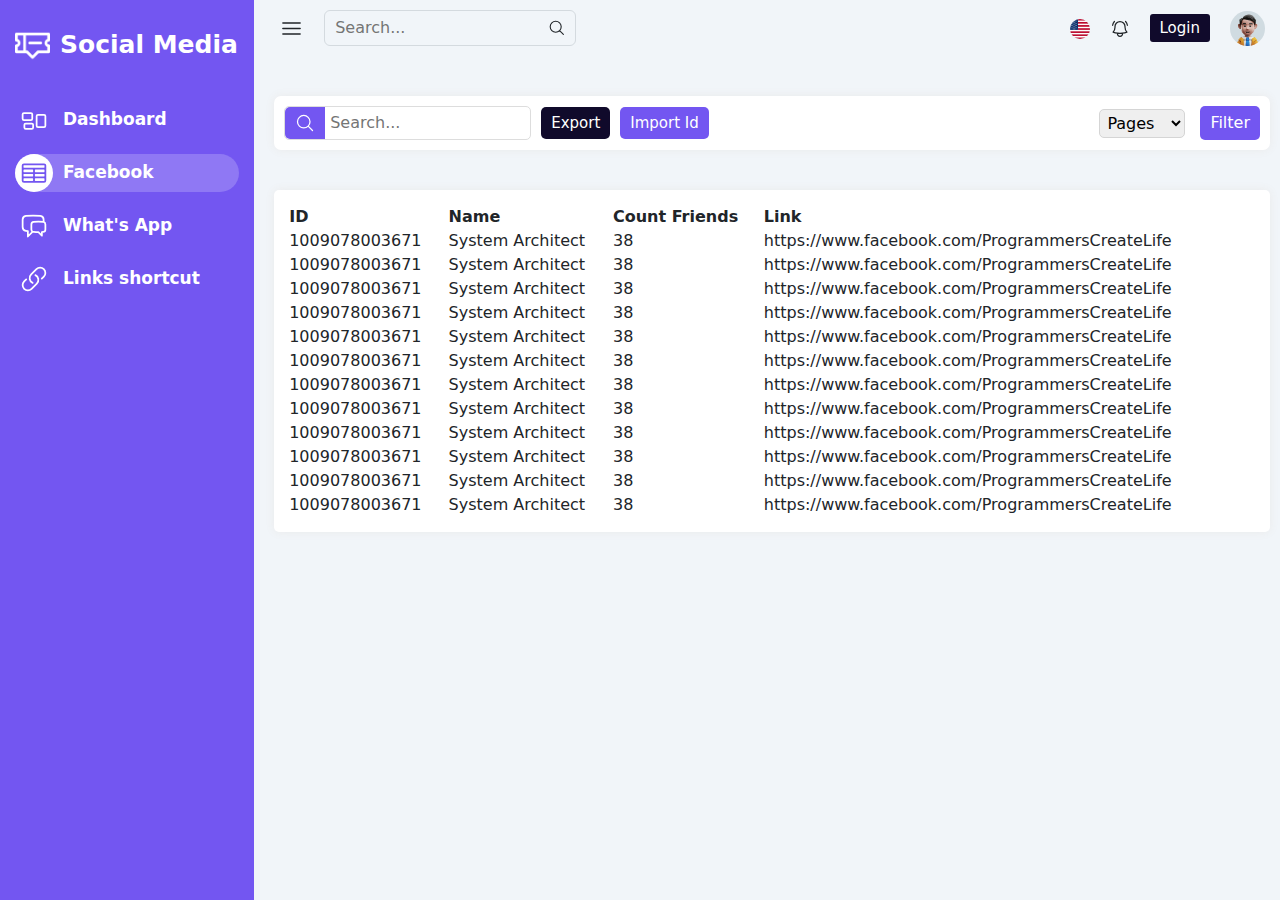
<file: facebook-search.html>
<!DOCTYPE html>
<html lang="en">
  <head>
    <meta charset="UTF-8" />
    <meta name="viewport" content="width=device-width, initial-scale=1.0" />
    <title>social media project | Facebook</title>
    <link rel="stylesheet" href="css/style.css" />
    <!-- boostrap -->
    <link rel="stylesheet" href="css/bootstrap.css" />
    <script src="js/bootstrap.js"></script>
    <!-- font awesome -->
    <link
      rel="stylesheet"
      href="https://cdnjs.cloudflare.com/ajax/libs/font-awesome/6.4.0/css/all.min.css"
      integrity="sha512-iecdLmaskl7CVkqkXNQ/ZH/XLlvWZOJyj7Yy7tcenmpD1ypASozpmT/E0iPtmFIB46ZmdtAc9eNBvH0H/ZpiBw=="
      crossorigin="anonymous"
      referrerpolicy="no-referrer"
    />
    <link
      rel="stylesheet"
      href="https://cdn.datatables.net/1.13.4/css/jquery.dataTables.min.css"
    />
    <!-- Boxicons CSS -->
    <link
      href="https://unpkg.com/boxicons@2.1.4/css/boxicons.min.css"
      rel="stylesheet"
    />
  </head>
  <body>
    <main>
      <!-- start sidebar -->
      <div class="overflow_sidebar"></div>
      <div class="sidebar active">
        <div class="header_sidebar">
          <img src="images/logo-white.png" alt="" />
          <h1>Social Media</h1>
        </div>
        <div class="links">
          <div class="mini_list">
            <a href="index.html" class="link_item">
              <div class="text">
                <div class="icon">
                  <svg
                    xmlns="http://www.w3.org/2000/svg"
                    fill="none"
                    viewBox="0 0 24 24"
                    stroke-width="1.5"
                    stroke="currentColor"
                    class="w-6 h-6"
                  >
                    <path
                      stroke-linecap="round"
                      stroke-linejoin="round"
                      d="M2.25 7.125C2.25 6.504 2.754 6 3.375 6h6c.621 0 1.125.504 1.125 1.125v3.75c0 .621-.504 1.125-1.125 1.125h-6a1.125 1.125 0 01-1.125-1.125v-3.75zM14.25 8.625c0-.621.504-1.125 1.125-1.125h5.25c.621 0 1.125.504 1.125 1.125v8.25c0 .621-.504 1.125-1.125 1.125h-5.25a1.125 1.125 0 01-1.125-1.125v-8.25zM3.75 16.125c0-.621.504-1.125 1.125-1.125h5.25c.621 0 1.125.504 1.125 1.125v2.25c0 .621-.504 1.125-1.125 1.125h-5.25a1.125 1.125 0 01-1.125-1.125v-2.25z"
                    />
                  </svg>
                </div>
                <span>Dashboard</span>
              </div>
            </a>
          </div>

          <div class="mini_list">
            <div class="link_item active" data-num="1">
              <div class="text">
                <div class="icon">
                  <svg
                    xmlns="http://www.w3.org/2000/svg"
                    fill="none"
                    viewBox="0 0 24 24"
                    stroke-width="1.5"
                    stroke="currentColor"
                    class="w-6 h-6"
                  >
                    <path
                      stroke-linecap="round"
                      stroke-linejoin="round"
                      d="M3.375 19.5h17.25m-17.25 0a1.125 1.125 0 01-1.125-1.125M3.375 19.5h7.5c.621 0 1.125-.504 1.125-1.125m-9.75 0V5.625m0 12.75v-1.5c0-.621.504-1.125 1.125-1.125m18.375 2.625V5.625m0 12.75c0 .621-.504 1.125-1.125 1.125m1.125-1.125v-1.5c0-.621-.504-1.125-1.125-1.125m0 3.75h-7.5A1.125 1.125 0 0112 18.375m9.75-12.75c0-.621-.504-1.125-1.125-1.125H3.375c-.621 0-1.125.504-1.125 1.125m19.5 0v1.5c0 .621-.504 1.125-1.125 1.125M2.25 5.625v1.5c0 .621.504 1.125 1.125 1.125m0 0h17.25m-17.25 0h7.5c.621 0 1.125.504 1.125 1.125M3.375 8.25c-.621 0-1.125.504-1.125 1.125v1.5c0 .621.504 1.125 1.125 1.125m17.25-3.75h-7.5c-.621 0-1.125.504-1.125 1.125m8.625-1.125c.621 0 1.125.504 1.125 1.125v1.5c0 .621-.504 1.125-1.125 1.125m-17.25 0h7.5m-7.5 0c-.621 0-1.125.504-1.125 1.125v1.5c0 .621.504 1.125 1.125 1.125M12 10.875v-1.5m0 1.5c0 .621-.504 1.125-1.125 1.125M12 10.875c0 .621.504 1.125 1.125 1.125m-2.25 0c.621 0 1.125.504 1.125 1.125M13.125 12h7.5m-7.5 0c-.621 0-1.125.504-1.125 1.125M20.625 12c.621 0 1.125.504 1.125 1.125v1.5c0 .621-.504 1.125-1.125 1.125m-17.25 0h7.5M12 14.625v-1.5m0 1.5c0 .621-.504 1.125-1.125 1.125M12 14.625c0 .621.504 1.125 1.125 1.125m-2.25 0c.621 0 1.125.504 1.125 1.125m0 1.5v-1.5m0 0c0-.621.504-1.125 1.125-1.125m0 0h7.5"
                    />
                  </svg>
                </div>
                <span>Facebook</span>
              </div>
              <i class="fa-solid fa-angle-down"></i>
            </div>
            <ul class="list list1">
              <li>
                <i class="fa-solid fa-minus"></i>
                <a href="facebook-search.html">facebook search</a>
              </li>
              <li>
                <i class="fa-solid fa-minus"></i>
                <a href="facebook-get.html">facebook get</a>
              </li>
            </ul>
          </div>
          <div class="mini_list">
            <div class="link_item" data-num="2">
              <div class="text">
                <div class="icon">
                  <svg
                    xmlns="http://www.w3.org/2000/svg"
                    fill="none"
                    viewBox="0 0 24 24"
                    stroke-width="1.5"
                    stroke="currentColor"
                    class="w-6 h-6"
                  >
                    <path
                      stroke-linecap="round"
                      stroke-linejoin="round"
                      d="M20.25 8.511c.884.284 1.5 1.128 1.5 2.097v4.286c0 1.136-.847 2.1-1.98 2.193-.34.027-.68.052-1.02.072v3.091l-3-3c-1.354 0-2.694-.055-4.02-.163a2.115 2.115 0 01-.825-.242m9.345-8.334a2.126 2.126 0 00-.476-.095 48.64 48.64 0 00-8.048 0c-1.131.094-1.976 1.057-1.976 2.192v4.286c0 .837.46 1.58 1.155 1.951m9.345-8.334V6.637c0-1.621-1.152-3.026-2.76-3.235A48.455 48.455 0 0011.25 3c-2.115 0-4.198.137-6.24.402-1.608.209-2.76 1.614-2.76 3.235v6.226c0 1.621 1.152 3.026 2.76 3.235.577.075 1.157.14 1.74.194V21l4.155-4.155"
                    />
                  </svg>
                </div>
                <span>What's App</span>
              </div>
              <i class="fa-solid fa-angle-down"></i>
            </div>
            <ul class="list list2">
              <li>
                <i class="fa-solid fa-minus"></i>
                <a href="">message list</a>
              </li>
              <li>
                <i class="fa-solid fa-minus"></i>
                <a href="">templates</a>
              </li>
            </ul>
          </div>
          <div class="mini_list">
            <a href="index.html" class="link_item">
              <div class="text">
                <div class="icon">
                  <svg
                    xmlns="http://www.w3.org/2000/svg"
                    fill="none"
                    viewBox="0 0 24 24"
                    stroke-width="1.5"
                    stroke="currentColor"
                    class="w-6 h-6"
                  >
                    <path
                      stroke-linecap="round"
                      stroke-linejoin="round"
                      d="M13.19 8.688a4.5 4.5 0 011.242 7.244l-4.5 4.5a4.5 4.5 0 01-6.364-6.364l1.757-1.757m13.35-.622l1.757-1.757a4.5 4.5 0 00-6.364-6.364l-4.5 4.5a4.5 4.5 0 001.242 7.244"
                    />
                  </svg>
                </div>
                <span>Links shortcut </span>
              </div>
            </a>
          </div>
        </div>
      </div>
      <!-- end sidebar -->
      <div class="content_page">
        <div class="header">
          <div class="left">
            <div class="icon_menu">
              <svg
                xmlns="http://www.w3.org/2000/svg"
                fill="none"
                viewBox="0 0 24 24"
                stroke-width="1.5"
                stroke="currentColor"
                class="w-6 h-6"
              >
                <path
                  stroke-linecap="round"
                  stroke-linejoin="round"
                  d="M3.75 6.75h16.5M3.75 12h16.5m-16.5 5.25h16.5"
                />
              </svg>
            </div>
            <div class="input_search">
              <input type="text" placeholder="Search..." />
              <svg
                xmlns="http://www.w3.org/2000/svg"
                fill="none"
                viewBox="0 0 24 24"
                stroke-width="1.5"
                stroke="currentColor"
                class="w-6 h-6"
              >
                <path
                  stroke-linecap="round"
                  stroke-linejoin="round"
                  d="M21 21l-5.197-5.197m0 0A7.5 7.5 0 105.196 5.196a7.5 7.5 0 0010.607 10.607z"
                />
              </svg>
            </div>
          </div>
          <div class="right">
            <div class="nav_item">
              <div class="head">
                <img
                  class="lang"
                  src="images/Flag-United-States-of-America.webp"
                  alt="Flag-United-States-of-America"
                  loading="lazy"
                />
              </div>
              <div class="list list1">
                <div class="item">
                  <img
                    src="images/Flag-United-States-of-America.webp"
                    alt="Flag-United-States-of-America"
                    loading="lazy"
                  />
                  <span>English (UK)</span>
                </div>
                <div class="item">
                  <img src="images/ar.png" alt="ar-img" loading="lazy" />
                  <span>Arabic (ar)</span>
                </div>
              </div>
            </div>
            <div class="nav_item notfication">
              <div class="head">
                <div class="icon">
                  <svg
                    xmlns="http://www.w3.org/2000/svg"
                    fill="none"
                    viewBox="0 0 24 24"
                    stroke-width="1.5"
                    stroke="currentColor"
                    class="w-6 h-6"
                  >
                    <path
                      stroke-linecap="round"
                      stroke-linejoin="round"
                      d="M14.857 17.082a23.848 23.848 0 005.454-1.31A8.967 8.967 0 0118 9.75v-.7V9A6 6 0 006 9v.75a8.967 8.967 0 01-2.312 6.022c1.733.64 3.56 1.085 5.455 1.31m5.714 0a24.255 24.255 0 01-5.714 0m5.714 0a3 3 0 11-5.714 0M3.124 7.5A8.969 8.969 0 015.292 3m13.416 0a8.969 8.969 0 012.168 4.5"
                    />
                  </svg>
                </div>
              </div>
            </div>
            <button class="btn_login_facebook">
              Login
              <i class="fa-solid fa-arrow-right-to-bracket"></i>
            </button>
            <div class="nav_item">
              <div class="head">
                <img
                  class="img_profile"
                  src="images/user-1.jpg"
                  alt="user-1"
                  loading="lazy"
                />
              </div>
              <div class="list list2">
                <h4 class="title">Profile</h4>
                <div class="profile">
                  <img src="images/user-1.jpg" alt="user-1" loading="lazy" />
                  <div class="text">
                    <div class="name">Mathew Anderson</div>
                    <div class="position">Designer</div>
                    <div class="email">
                      <i class="fa-regular fa-envelope"></i>
                      <span>Info@example.com</span>
                    </div>
                  </div>
                </div>
                <a href="login.html" class="btn_logout">Logout</a>
              </div>
            </div>
          </div>
        </div>

        <div class="main_content_tables">
          <div class="conetnt_table">
            <div class="head_table">
              <div class="main_head">
                <div class="input_search">
                  <div class="icon">
                    <svg
                      xmlns="http://www.w3.org/2000/svg"
                      fill="none"
                      viewBox="0 0 24 24"
                      stroke-width="1.5"
                      stroke="currentColor"
                      class="w-6 h-6"
                    >
                      <path
                        stroke-linecap="round"
                        stroke-linejoin="round"
                        d="M21 21l-5.197-5.197m0 0A7.5 7.5 0 105.196 5.196a7.5 7.5 0 0010.607 10.607z"
                      />
                    </svg>
                  </div>
                  <input type="text" placeholder="Search..." />
                </div>

                <button class="btn_export">
                  <i class="fa-solid fa-download"></i>
                  Export
                </button>
                <button class="btn_import">
                  <i class="fa-solid fa-file-import"></i>
                  Import Id
                </button>
              </div>

              <div class="info">
                <select>
                  <option value="">Pages</option>
                  <option value="">Groups</option>
                  <option value="">Places</option>
                  <option value="">People</option>
                  <option value="">Posts</option>
                </select>

                <div class="filter_box">
                  <button class="btn_filter">Filter</button>
                  <div class="list_filter">
                    <span>Filter Pepole</span>
                    <form action="">
                      <div class="inputs_radio">
                        <div class="input_radio">
                          <input
                            type="radio"
                            id="input_radio1"
                            name="radio_pepole"
                          />
                          <label for="input_radio1">City</label>
                        </div>
                        <div class="input_radio">
                          <input
                            type="radio"
                            id="input_radio2"
                            name="radio_pepole"
                          />
                          <label for="input_radio2">Education</label>
                        </div>
                        <div class="input_radio">
                          <input
                            type="radio"
                            id="input_radio3"
                            name="radio_pepole"
                          />
                          <label for="input_radio3">work</label>
                        </div>
                      </div>
                      <div class="input_search">
                        <input type="text" placeholder="search..." />
                        <button class="btn_search">Search</button>
                      </div>
                    </form>
                  </div>
                </div>
              </div>
            </div>
            <div class="container_table">
              <table id="example" class="display" style="width: 100%">
                <thead>
                  <tr>
                    <th>ID</th>
                    <th>Name</th>
                    <th>Count Friends</th>
                    <th>Link</th>
                  </tr>
                </thead>
                <tbody>
                  <tr>
                    <td>1009078003671</td>
                    <td>System Architect</td>
                    <td>38</td>
                    <td>https://www.facebook.com/ProgrammersCreateLife</td>
                  </tr>
                  <tr>
                    <td>1009078003671</td>
                    <td>System Architect</td>
                    <td>38</td>
                    <td>https://www.facebook.com/ProgrammersCreateLife</td>
                  </tr>
                  <tr>
                    <td>1009078003671</td>
                    <td>System Architect</td>
                    <td>38</td>
                    <td>https://www.facebook.com/ProgrammersCreateLife</td>
                  </tr>
                  <tr>
                    <td>1009078003671</td>
                    <td>System Architect</td>
                    <td>38</td>
                    <td>https://www.facebook.com/ProgrammersCreateLife</td>
                  </tr>
                  <tr>
                    <td>1009078003671</td>
                    <td>System Architect</td>
                    <td>38</td>
                    <td>https://www.facebook.com/ProgrammersCreateLife</td>
                  </tr>
                  <tr>
                    <td>1009078003671</td>
                    <td>System Architect</td>
                    <td>38</td>
                    <td>https://www.facebook.com/ProgrammersCreateLife</td>
                  </tr>

                  <tr>
                    <td>1009078003671</td>
                    <td>System Architect</td>
                    <td>38</td>
                    <td>https://www.facebook.com/ProgrammersCreateLife</td>
                  </tr>
                  <tr>
                    <td>1009078003671</td>
                    <td>System Architect</td>
                    <td>38</td>
                    <td>https://www.facebook.com/ProgrammersCreateLife</td>
                  </tr>
                  <tr>
                    <td>1009078003671</td>
                    <td>System Architect</td>
                    <td>38</td>
                    <td>https://www.facebook.com/ProgrammersCreateLife</td>
                  </tr>
                  <tr>
                    <td>1009078003671</td>
                    <td>System Architect</td>
                    <td>38</td>
                    <td>https://www.facebook.com/ProgrammersCreateLife</td>
                  </tr>
                  <tr>
                    <td>1009078003671</td>
                    <td>System Architect</td>
                    <td>38</td>
                    <td>https://www.facebook.com/ProgrammersCreateLife</td>
                  </tr>
                  <tr>
                    <td>1009078003671</td>
                    <td>System Architect</td>
                    <td>38</td>
                    <td>https://www.facebook.com/ProgrammersCreateLife</td>
                  </tr>
                </tbody>
              </table>
            </div>
          </div>
        </div>
      </div>
    </main>

    <!-- start popup Login facebook -->
    <div class="overflow"></div>
    <div class="popup_login_facebook">
      <i class="fa-regular fa-circle-xmark btn_close_login"></i>
      <form action="">
        <h3><i class="fa-brands fa-facebook"></i> Facebook</h3>
        <div class="input_item">
          <label for="">Email</label>
          <input type="email" placeholder="write email" />
        </div>
        <div class="input_item">
          <label for="">Password</label>
          <input type="password" placeholder="write password" />
        </div>
        <button>Login</button>
      </form>
    </div>
    <!-- end popup Login facebook -->
  </body>
  <script src="js/sidebar.js"></script>
  <script src="js/boxs-header.js"></script>
  <script src="js/facebook-page.js"></script>
  <script src="https://code.jquery.com/jquery-3.5.1.js"></script>
  <script src="https://cdn.datatables.net/1.13.4/js/jquery.dataTables.min.js"></script>
  <script>
    $(document).ready(function () {
      $("#example").DataTable({
        pagingType: "full_numbers",
        scrollX: true,
      });
    });
    $(document).ready(function () {
      $("#example2").DataTable({
        pagingType: "full_numbers",
        scrollX: true,
      });
    });
  </script>
</html>
</file>
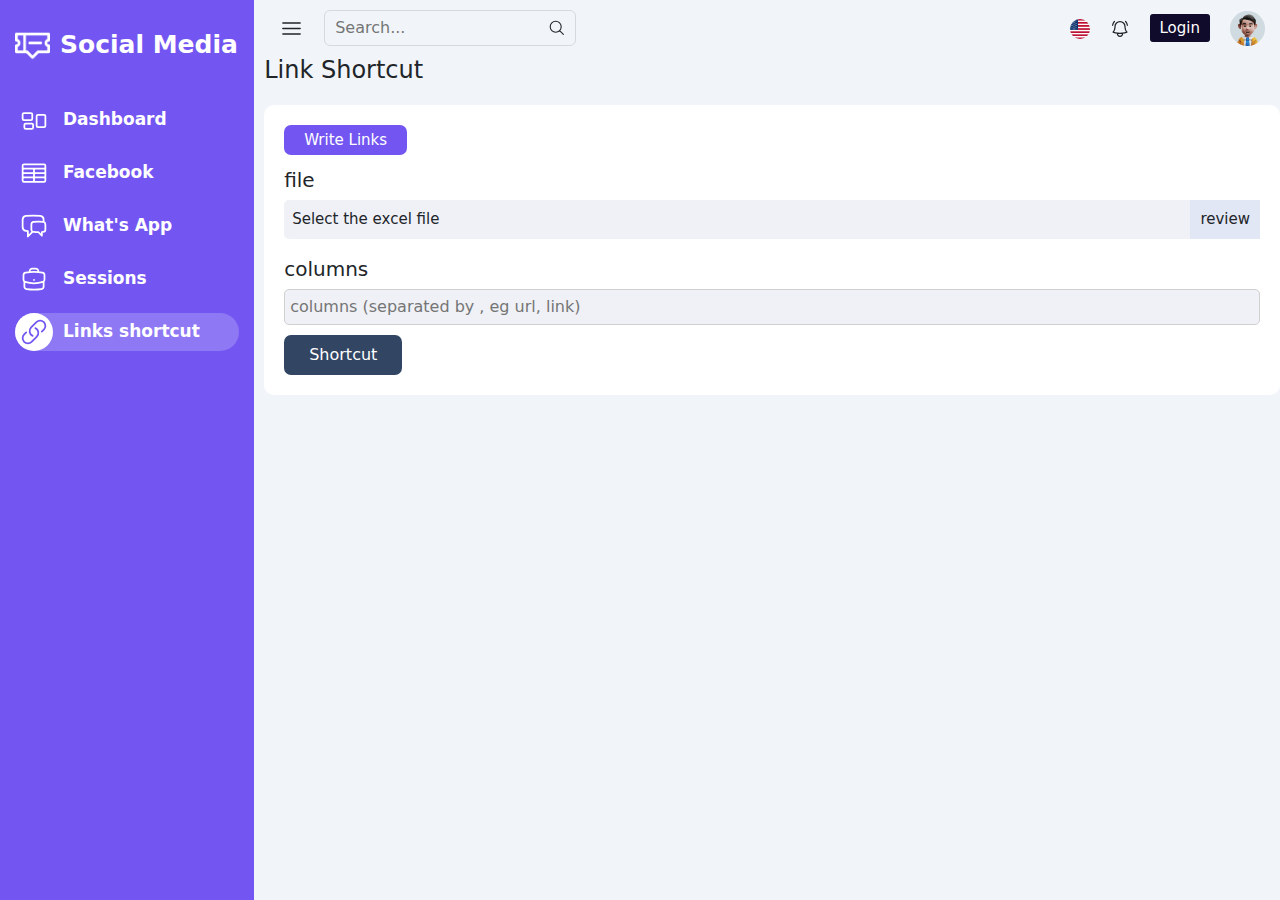
<file: links-shorcuts.html>
<!DOCTYPE html>
<html lang="en">
  <head>
    <meta charset="UTF-8" />
    <meta name="viewport" content="width=device-width, initial-scale=1.0" />
    <title>social media project | links shortcuts</title>
    <link rel="stylesheet" href="css/style.css" />
    <!-- boostrap -->
    <link rel="stylesheet" href="css/bootstrap.css" />
    <script src="js/bootstrap.js"></script>
    <!-- font awesome -->
    <link
      rel="stylesheet"
      href="https://cdnjs.cloudflare.com/ajax/libs/font-awesome/6.4.0/css/all.min.css"
      integrity="sha512-iecdLmaskl7CVkqkXNQ/ZH/XLlvWZOJyj7Yy7tcenmpD1ypASozpmT/E0iPtmFIB46ZmdtAc9eNBvH0H/ZpiBw=="
      crossorigin="anonymous"
      referrerpolicy="no-referrer"
    />
    <!-- Boxicons CSS -->
    <link
      href="https://unpkg.com/boxicons@2.1.4/css/boxicons.min.css"
      rel="stylesheet"
    />
  </head>
  <body>
    <main>
      <!-- start sidebar -->
      <div class="sidebar">
        <div class="header_sidebar">
          <img src="images/logo-white.png" alt="logo" loading="lazy" />
          <h1>Social Media</h1>
        </div>
        <div class="links">
          <a href="index.html" class="link_item">
            <div class="text">
              <div class="icon">
                <svg
                  xmlns="http://www.w3.org/2000/svg"
                  fill="none"
                  viewBox="0 0 24 24"
                  stroke-width="1.5"
                  stroke="currentColor"
                  class="w-6 h-6"
                >
                  <path
                    stroke-linecap="round"
                    stroke-linejoin="round"
                    d="M2.25 7.125C2.25 6.504 2.754 6 3.375 6h6c.621 0 1.125.504 1.125 1.125v3.75c0 .621-.504 1.125-1.125 1.125h-6a1.125 1.125 0 01-1.125-1.125v-3.75zM14.25 8.625c0-.621.504-1.125 1.125-1.125h5.25c.621 0 1.125.504 1.125 1.125v8.25c0 .621-.504 1.125-1.125 1.125h-5.25a1.125 1.125 0 01-1.125-1.125v-8.25zM3.75 16.125c0-.621.504-1.125 1.125-1.125h5.25c.621 0 1.125.504 1.125 1.125v2.25c0 .621-.504 1.125-1.125 1.125h-5.25a1.125 1.125 0 01-1.125-1.125v-2.25z"
                  />
                </svg>
              </div>
              <span>Dashboard</span>
            </div>
          </a>
          <div class="mini_list">
            <div class="link_item" data-num="1">
              <div class="text">
                <div class="icon">
                  <svg
                    xmlns="http://www.w3.org/2000/svg"
                    fill="none"
                    viewBox="0 0 24 24"
                    stroke-width="1.5"
                    stroke="currentColor"
                    class="w-6 h-6"
                  >
                    <path
                      stroke-linecap="round"
                      stroke-linejoin="round"
                      d="M3.375 19.5h17.25m-17.25 0a1.125 1.125 0 01-1.125-1.125M3.375 19.5h7.5c.621 0 1.125-.504 1.125-1.125m-9.75 0V5.625m0 12.75v-1.5c0-.621.504-1.125 1.125-1.125m18.375 2.625V5.625m0 12.75c0 .621-.504 1.125-1.125 1.125m1.125-1.125v-1.5c0-.621-.504-1.125-1.125-1.125m0 3.75h-7.5A1.125 1.125 0 0112 18.375m9.75-12.75c0-.621-.504-1.125-1.125-1.125H3.375c-.621 0-1.125.504-1.125 1.125m19.5 0v1.5c0 .621-.504 1.125-1.125 1.125M2.25 5.625v1.5c0 .621.504 1.125 1.125 1.125m0 0h17.25m-17.25 0h7.5c.621 0 1.125.504 1.125 1.125M3.375 8.25c-.621 0-1.125.504-1.125 1.125v1.5c0 .621.504 1.125 1.125 1.125m17.25-3.75h-7.5c-.621 0-1.125.504-1.125 1.125m8.625-1.125c.621 0 1.125.504 1.125 1.125v1.5c0 .621-.504 1.125-1.125 1.125m-17.25 0h7.5m-7.5 0c-.621 0-1.125.504-1.125 1.125v1.5c0 .621.504 1.125 1.125 1.125M12 10.875v-1.5m0 1.5c0 .621-.504 1.125-1.125 1.125M12 10.875c0 .621.504 1.125 1.125 1.125m-2.25 0c.621 0 1.125.504 1.125 1.125M13.125 12h7.5m-7.5 0c-.621 0-1.125.504-1.125 1.125M20.625 12c.621 0 1.125.504 1.125 1.125v1.5c0 .621-.504 1.125-1.125 1.125m-17.25 0h7.5M12 14.625v-1.5m0 1.5c0 .621-.504 1.125-1.125 1.125M12 14.625c0 .621.504 1.125 1.125 1.125m-2.25 0c.621 0 1.125.504 1.125 1.125m0 1.5v-1.5m0 0c0-.621.504-1.125 1.125-1.125m0 0h7.5"
                    />
                  </svg>
                </div>
                <span>Facebook</span>
              </div>
              <i class="fa-solid fa-angle-down"></i>
            </div>
            <ul class="list list1">
              <li>
                <i class="fa-solid fa-minus"></i>
                <a href="facebook-search.html">facebook search</a>
              </li>
              <li>
                <i class="fa-solid fa-minus"></i>
                <a href="facebook-get.html">facebook get</a>
              </li>
            </ul>
          </div>
          <div class="mini_list">
            <div class="link_item" data-num="2">
              <div class="text">
                <div class="icon">
                  <svg
                    xmlns="http://www.w3.org/2000/svg"
                    fill="none"
                    viewBox="0 0 24 24"
                    stroke-width="1.5"
                    stroke="currentColor"
                    class="w-6 h-6"
                  >
                    <path
                      stroke-linecap="round"
                      stroke-linejoin="round"
                      d="M20.25 8.511c.884.284 1.5 1.128 1.5 2.097v4.286c0 1.136-.847 2.1-1.98 2.193-.34.027-.68.052-1.02.072v3.091l-3-3c-1.354 0-2.694-.055-4.02-.163a2.115 2.115 0 01-.825-.242m9.345-8.334a2.126 2.126 0 00-.476-.095 48.64 48.64 0 00-8.048 0c-1.131.094-1.976 1.057-1.976 2.192v4.286c0 .837.46 1.58 1.155 1.951m9.345-8.334V6.637c0-1.621-1.152-3.026-2.76-3.235A48.455 48.455 0 0011.25 3c-2.115 0-4.198.137-6.24.402-1.608.209-2.76 1.614-2.76 3.235v6.226c0 1.621 1.152 3.026 2.76 3.235.577.075 1.157.14 1.74.194V21l4.155-4.155"
                    />
                  </svg>
                </div>
                <span>What's App</span>
              </div>
              <i class="fa-solid fa-angle-down"></i>
            </div>
            <ul class="list list2">
              <li>
                <i class="fa-solid fa-minus"></i>
                <a href="messages-list.html">message list</a>
              </li>
              <li>
                <i class="fa-solid fa-minus"></i>
                <a href="templates-messages.html">templates</a>
              </li>
            </ul>
          </div>
          <div class="mini_list">
            <a href="sessions.html" class="link_item">
              <div class="text">
                <div class="icon">
                  <svg
                    xmlns="http://www.w3.org/2000/svg"
                    fill="none"
                    viewBox="0 0 24 24"
                    stroke-width="1.5"
                    stroke="currentColor"
                    class="w-6 h-6"
                  >
                    <path
                      stroke-linecap="round"
                      stroke-linejoin="round"
                      d="M20.25 14.15v4.25c0 1.094-.787 2.036-1.872 2.18-2.087.277-4.216.42-6.378.42s-4.291-.143-6.378-.42c-1.085-.144-1.872-1.086-1.872-2.18v-4.25m16.5 0a2.18 2.18 0 00.75-1.661V8.706c0-1.081-.768-2.015-1.837-2.175a48.114 48.114 0 00-3.413-.387m4.5 8.006c-.194.165-.42.295-.673.38A23.978 23.978 0 0112 15.75c-2.648 0-5.195-.429-7.577-1.22a2.016 2.016 0 01-.673-.38m0 0A2.18 2.18 0 013 12.489V8.706c0-1.081.768-2.015 1.837-2.175a48.111 48.111 0 013.413-.387m7.5 0V5.25A2.25 2.25 0 0013.5 3h-3a2.25 2.25 0 00-2.25 2.25v.894m7.5 0a48.667 48.667 0 00-7.5 0M12 12.75h.008v.008H12v-.008z"
                    />
                  </svg>
                </div>
                <span>Sessions</span>
              </div>
            </a>
          </div>
          <div class="mini_list">
            <a href="links-shorcuts.html" class="link_item active">
              <div class="text">
                <div class="icon">
                  <svg
                    xmlns="http://www.w3.org/2000/svg"
                    fill="none"
                    viewBox="0 0 24 24"
                    stroke-width="1.5"
                    stroke="currentColor"
                    class="w-6 h-6"
                  >
                    <path
                      stroke-linecap="round"
                      stroke-linejoin="round"
                      d="M13.19 8.688a4.5 4.5 0 011.242 7.244l-4.5 4.5a4.5 4.5 0 01-6.364-6.364l1.757-1.757m13.35-.622l1.757-1.757a4.5 4.5 0 00-6.364-6.364l-4.5 4.5a4.5 4.5 0 001.242 7.244"
                    />
                  </svg>
                </div>
                <span>Links shortcut </span>
              </div>
            </a>
          </div>
        </div>
      </div>
      <!-- end sidebar -->
      <div class="content_page">
        <div class="header">
          <div class="left">
            <div class="icon_menu">
              <svg
                xmlns="http://www.w3.org/2000/svg"
                fill="none"
                viewBox="0 0 24 24"
                stroke-width="1.5"
                stroke="currentColor"
                class="w-6 h-6"
              >
                <path
                  stroke-linecap="round"
                  stroke-linejoin="round"
                  d="M3.75 6.75h16.5M3.75 12h16.5m-16.5 5.25h16.5"
                />
              </svg>
            </div>
            <div class="input_search">
              <input type="text" placeholder="Search..." />
              <svg
                xmlns="http://www.w3.org/2000/svg"
                fill="none"
                viewBox="0 0 24 24"
                stroke-width="1.5"
                stroke="currentColor"
                class="w-6 h-6"
              >
                <path
                  stroke-linecap="round"
                  stroke-linejoin="round"
                  d="M21 21l-5.197-5.197m0 0A7.5 7.5 0 105.196 5.196a7.5 7.5 0 0010.607 10.607z"
                />
              </svg>
            </div>
          </div>
          <div class="right">
            <div class="nav_item">
              <div class="head">
                <img
                  class="lang"
                  src="images/Flag-United-States-of-America.webp"
                  alt="Flag-United-States-of-America"
                  loading="lazy"
                />
              </div>
              <div class="list list1">
                <div class="item">
                  <img
                    src="images/Flag-United-States-of-America.webp"
                    alt="Flag-United-States-of-America"
                    loading="lazy"
                  />
                  <span>English (UK)</span>
                </div>
                <div class="item">
                  <img src="images/ar.png" alt="ar-img" loading="lazy" />
                  <span>Arabic (ar)</span>
                </div>
              </div>
            </div>
            <div class="nav_item notfication">
              <div class="head">
                <div class="icon">
                  <svg
                    xmlns="http://www.w3.org/2000/svg"
                    fill="none"
                    viewBox="0 0 24 24"
                    stroke-width="1.5"
                    stroke="currentColor"
                    class="w-6 h-6"
                  >
                    <path
                      stroke-linecap="round"
                      stroke-linejoin="round"
                      d="M14.857 17.082a23.848 23.848 0 005.454-1.31A8.967 8.967 0 0118 9.75v-.7V9A6 6 0 006 9v.75a8.967 8.967 0 01-2.312 6.022c1.733.64 3.56 1.085 5.455 1.31m5.714 0a24.255 24.255 0 01-5.714 0m5.714 0a3 3 0 11-5.714 0M3.124 7.5A8.969 8.969 0 015.292 3m13.416 0a8.969 8.969 0 012.168 4.5"
                    />
                  </svg>
                </div>
              </div>
            </div>
            <button class="btn_login_facebook">
              Login
              <i class="fa-solid fa-arrow-right-to-bracket"></i>
            </button>
            <div class="nav_item">
              <div class="head">
                <img
                  class="img_profile"
                  src="images/user-1.jpg"
                  alt="user-1"
                  loading="lazy"
                />
              </div>
              <div class="list list2">
                <h4 class="title">Profile</h4>
                <div class="profile">
                  <img src="images/user-1.jpg" alt="user-1" loading="lazy" />
                  <div class="text">
                    <div class="name">Mathew Anderson</div>
                    <div class="position">Designer</div>
                    <div class="email">
                      <i class="fa-regular fa-envelope"></i>
                      <span>Info@example.com</span>
                    </div>
                  </div>
                </div>
                <a href="login.html" class="btn_logout">Logout</a>
              </div>
            </div>
          </div>
        </div>

        <div class="head_section">
          <h4>Link Shortcut</h4>
        </div>

        <div class="links_shortcut">
          <div class="btns">
            <button class="btn_write">Write Links</button>
            <button class="btn_upload_file">Upload File</button>
          </div>

          <form action="" class="form_upload_file">
            <div class="input_item">
              <span>file</span>

              <label for="file_links">Select the excel file</label>
              <input
                type="file"
                class="d-none"
                id="file_links"
                placeholder=""
              />
            </div>
            <div class="input_item">
              <label for="">columns</label>
              <input
                type="text"
                placeholder="columns (separated by , eg url, link)"
              />
            </div>
            <button class="btn_shortcut">Shortcut</button>
          </form>

          <form action="" class="form_write_links">
            <div class="input_item">
              <label for="">columns</label>
              <textarea name="" id=""></textarea>
            </div>
            <button class="btn_shortcut">Shortcut</button>
          </form>
        </div>
      </div>
    </main>

    <!-- start popup Login facebook -->
    <div class="overflow"></div>
    <div class="popup_login_facebook">
      <i class="fa-regular fa-circle-xmark btn_close_login"></i>
      <form action="">
        <h3><i class="fa-brands fa-facebook"></i> Facebook</h3>
        <div class="input_item">
          <label for="">Email</label>
          <input type="email" placeholder="write email" />
        </div>
        <div class="input_item">
          <label for="">Password</label>
          <input type="password" placeholder="write password" />
        </div>
        <button>Login</button>
      </form>
    </div>
    <!-- end popup Login facebook -->

    <script src="js/main.js"></script>
    <script src="js/sidebar.js"></script>
    <script src="js/boxs-header.js"></script>
    <script src="js/facebook-page.js"></script>
  </body>
</html>
</file>
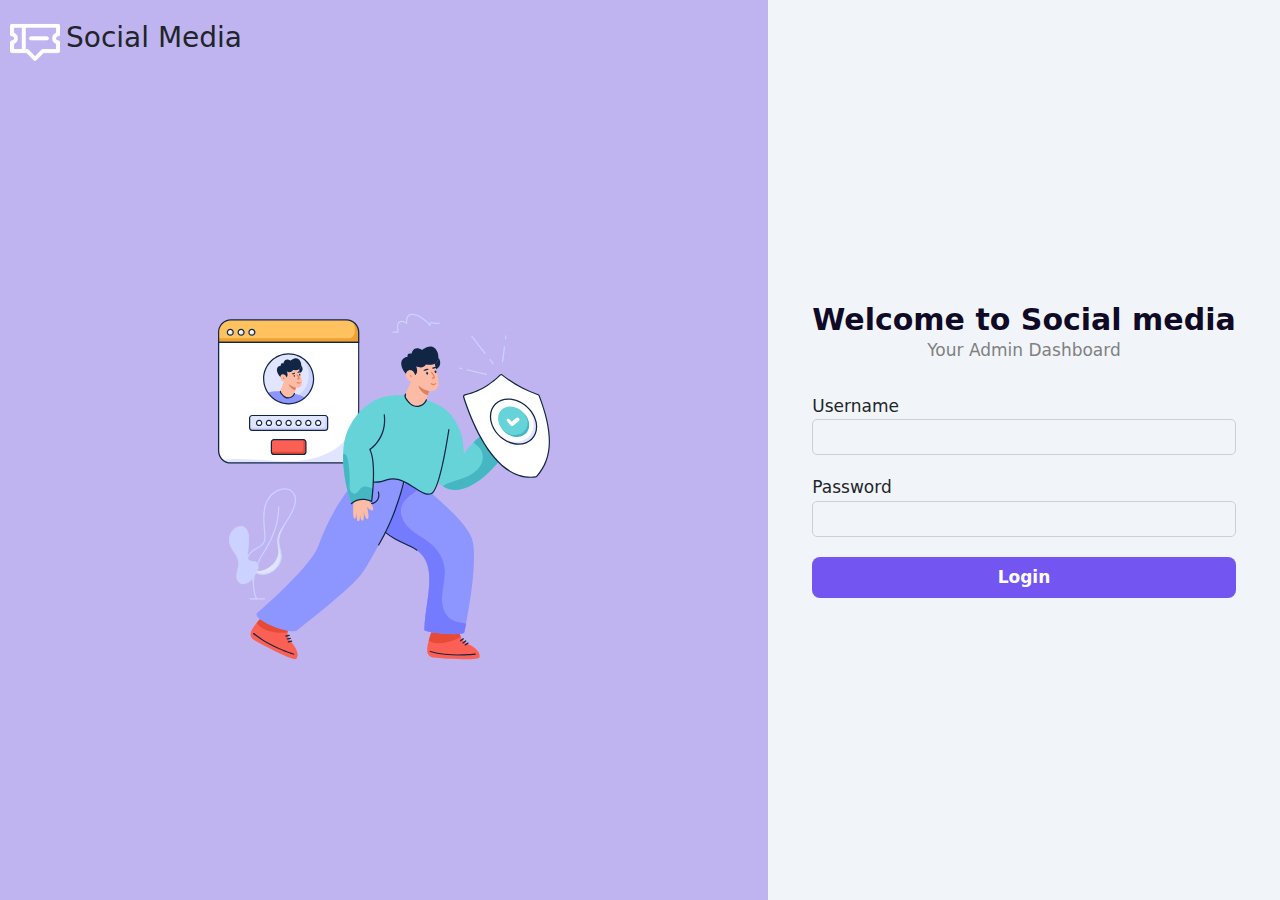
<file: login.html>
<!DOCTYPE html>
<html lang="en">
  <head>
    <meta charset="UTF-8" />
    <meta name="viewport" content="width=device-width, initial-scale=1.0" />
    <title>social media project | login</title>
    <link rel="stylesheet" href="css/style.css" />
    <!-- boostrap -->
    <link rel="stylesheet" href="css/bootstrap.css" />
    <script src="js/bootstrap.js"></script>
    <!-- font awesome -->
    <link
      rel="stylesheet"
      href="https://cdnjs.cloudflare.com/ajax/libs/font-awesome/6.4.0/css/all.min.css"
      integrity="sha512-iecdLmaskl7CVkqkXNQ/ZH/XLlvWZOJyj7Yy7tcenmpD1ypASozpmT/E0iPtmFIB46ZmdtAc9eNBvH0H/ZpiBw=="
      crossorigin="anonymous"
      referrerpolicy="no-referrer"
    />
    <!-- Boxicons CSS -->
    <link
      href="https://unpkg.com/boxicons@2.1.4/css/boxicons.min.css"
      rel="stylesheet"
    />
  </head>
  <body>
    <div class="login">
      <div class="line">
        <div class="left">
          <div class="logo">
            <img src="images/logo-white.png" alt="logo" loading="lazy" />
            <h1>Social Media</h1>
          </div>
          <div class="image">
            <img src="images/undraw_social_dashboard_re_ocbd.svg" alt="" />
          </div>
        </div>
        <div class="right">
          <form action="">
            <div class="text">
              <h3>Welcome to Social media</h3>
              <span>Your Admin Dashboard</span>
            </div>
            <div class="input_item">
              <label for=""> Username </label>
              <input type="text" />
            </div>
            <div class="input_item">
              <label for=""> Password </label>
              <input type="password" />
            </div>
            <button class="btn_login">Login</button>
          </form>
        </div>
      </div>
    </div>
  </body>
</html>
</file>
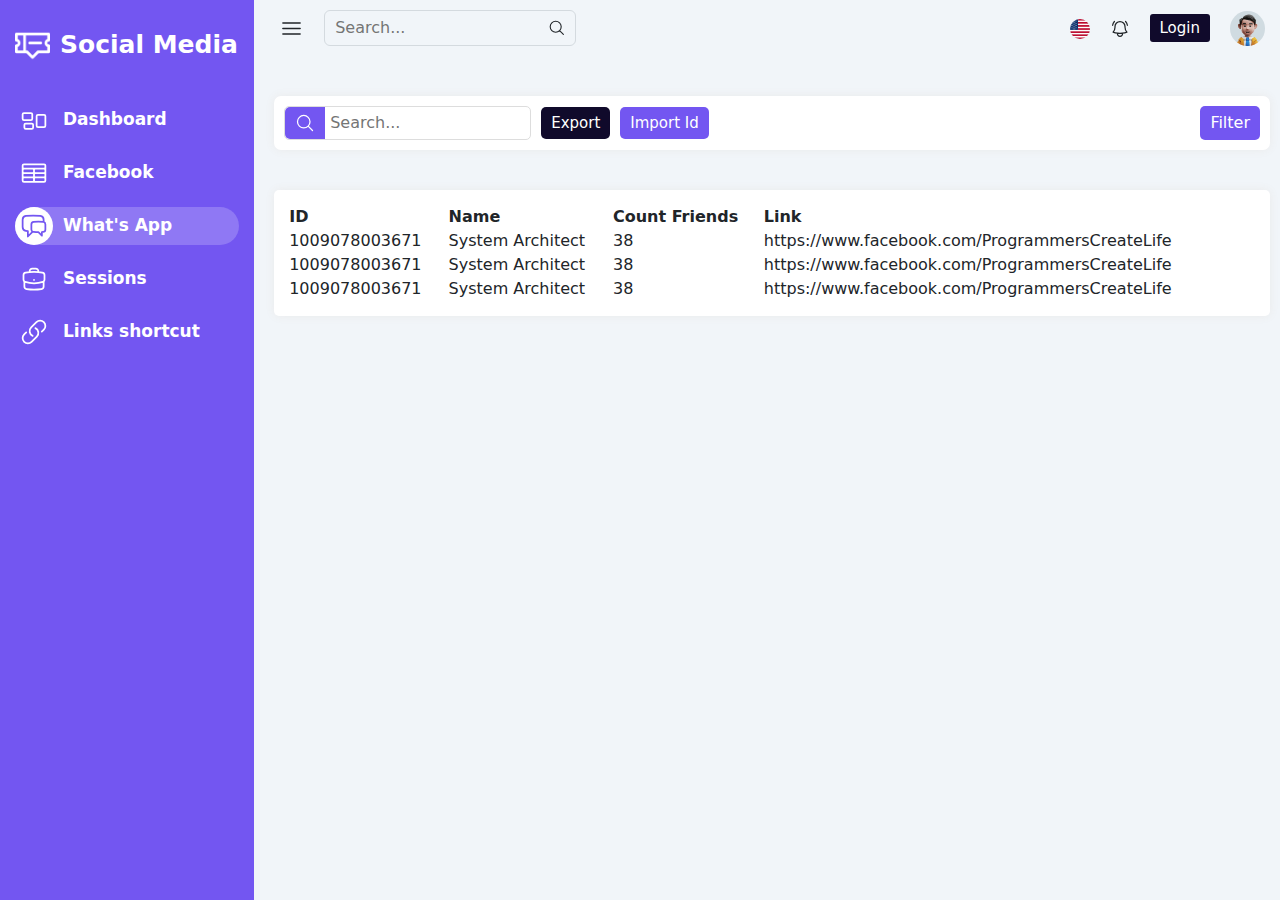
<file: messages-list.html>
<!DOCTYPE html>
<html lang="en">
  <head>
    <meta charset="UTF-8" />
    <meta name="viewport" content="width=device-width, initial-scale=1.0" />
    <title>social media project | messages list</title>
    <link rel="stylesheet" href="css/style.css" />
    <!-- boostrap -->
    <link rel="stylesheet" href="css/bootstrap.css" />
    <script src="js/bootstrap.js"></script>
    <!-- font awesome -->
    <link
      rel="stylesheet"
      href="https://cdnjs.cloudflare.com/ajax/libs/font-awesome/6.4.0/css/all.min.css"
      integrity="sha512-iecdLmaskl7CVkqkXNQ/ZH/XLlvWZOJyj7Yy7tcenmpD1ypASozpmT/E0iPtmFIB46ZmdtAc9eNBvH0H/ZpiBw=="
      crossorigin="anonymous"
      referrerpolicy="no-referrer"
    />
    <!-- Boxicons CSS -->
    <link
      href="https://unpkg.com/boxicons@2.1.4/css/boxicons.min.css"
      rel="stylesheet"
    />
    <link
      rel="stylesheet"
      href="https://cdn.datatables.net/1.13.4/css/jquery.dataTables.min.css"
    />
  </head>
  <body>
    <main>
      <!-- start sidebar -->
      <div class="sidebar">
        <div class="header_sidebar">
          <img src="images/logo-white.png" alt="logo" loading="lazy" />
          <h1>Social Media</h1>
        </div>
        <div class="links">
          <a href="index.html" class="link_item">
            <div class="text">
              <div class="icon">
                <svg
                  xmlns="http://www.w3.org/2000/svg"
                  fill="none"
                  viewBox="0 0 24 24"
                  stroke-width="1.5"
                  stroke="currentColor"
                  class="w-6 h-6"
                >
                  <path
                    stroke-linecap="round"
                    stroke-linejoin="round"
                    d="M2.25 7.125C2.25 6.504 2.754 6 3.375 6h6c.621 0 1.125.504 1.125 1.125v3.75c0 .621-.504 1.125-1.125 1.125h-6a1.125 1.125 0 01-1.125-1.125v-3.75zM14.25 8.625c0-.621.504-1.125 1.125-1.125h5.25c.621 0 1.125.504 1.125 1.125v8.25c0 .621-.504 1.125-1.125 1.125h-5.25a1.125 1.125 0 01-1.125-1.125v-8.25zM3.75 16.125c0-.621.504-1.125 1.125-1.125h5.25c.621 0 1.125.504 1.125 1.125v2.25c0 .621-.504 1.125-1.125 1.125h-5.25a1.125 1.125 0 01-1.125-1.125v-2.25z"
                  />
                </svg>
              </div>
              <span>Dashboard</span>
            </div>
          </a>
          <div class="mini_list">
            <div class="link_item" data-num="1">
              <div class="text">
                <div class="icon">
                  <svg
                    xmlns="http://www.w3.org/2000/svg"
                    fill="none"
                    viewBox="0 0 24 24"
                    stroke-width="1.5"
                    stroke="currentColor"
                    class="w-6 h-6"
                  >
                    <path
                      stroke-linecap="round"
                      stroke-linejoin="round"
                      d="M3.375 19.5h17.25m-17.25 0a1.125 1.125 0 01-1.125-1.125M3.375 19.5h7.5c.621 0 1.125-.504 1.125-1.125m-9.75 0V5.625m0 12.75v-1.5c0-.621.504-1.125 1.125-1.125m18.375 2.625V5.625m0 12.75c0 .621-.504 1.125-1.125 1.125m1.125-1.125v-1.5c0-.621-.504-1.125-1.125-1.125m0 3.75h-7.5A1.125 1.125 0 0112 18.375m9.75-12.75c0-.621-.504-1.125-1.125-1.125H3.375c-.621 0-1.125.504-1.125 1.125m19.5 0v1.5c0 .621-.504 1.125-1.125 1.125M2.25 5.625v1.5c0 .621.504 1.125 1.125 1.125m0 0h17.25m-17.25 0h7.5c.621 0 1.125.504 1.125 1.125M3.375 8.25c-.621 0-1.125.504-1.125 1.125v1.5c0 .621.504 1.125 1.125 1.125m17.25-3.75h-7.5c-.621 0-1.125.504-1.125 1.125m8.625-1.125c.621 0 1.125.504 1.125 1.125v1.5c0 .621-.504 1.125-1.125 1.125m-17.25 0h7.5m-7.5 0c-.621 0-1.125.504-1.125 1.125v1.5c0 .621.504 1.125 1.125 1.125M12 10.875v-1.5m0 1.5c0 .621-.504 1.125-1.125 1.125M12 10.875c0 .621.504 1.125 1.125 1.125m-2.25 0c.621 0 1.125.504 1.125 1.125M13.125 12h7.5m-7.5 0c-.621 0-1.125.504-1.125 1.125M20.625 12c.621 0 1.125.504 1.125 1.125v1.5c0 .621-.504 1.125-1.125 1.125m-17.25 0h7.5M12 14.625v-1.5m0 1.5c0 .621-.504 1.125-1.125 1.125M12 14.625c0 .621.504 1.125 1.125 1.125m-2.25 0c.621 0 1.125.504 1.125 1.125m0 1.5v-1.5m0 0c0-.621.504-1.125 1.125-1.125m0 0h7.5"
                    />
                  </svg>
                </div>
                <span>Facebook</span>
              </div>
              <i class="fa-solid fa-angle-down"></i>
            </div>
            <ul class="list list1">
              <li>
                <i class="fa-solid fa-minus"></i>
                <a href="facebook-search.html">facebook search</a>
              </li>
              <li>
                <i class="fa-solid fa-minus"></i>
                <a href="facebook-get.html">facebook get</a>
              </li>
            </ul>
          </div>
          <div class="mini_list">
            <div class="link_item active" data-num="2">
              <div class="text">
                <div class="icon">
                  <svg
                    xmlns="http://www.w3.org/2000/svg"
                    fill="none"
                    viewBox="0 0 24 24"
                    stroke-width="1.5"
                    stroke="currentColor"
                    class="w-6 h-6"
                  >
                    <path
                      stroke-linecap="round"
                      stroke-linejoin="round"
                      d="M20.25 8.511c.884.284 1.5 1.128 1.5 2.097v4.286c0 1.136-.847 2.1-1.98 2.193-.34.027-.68.052-1.02.072v3.091l-3-3c-1.354 0-2.694-.055-4.02-.163a2.115 2.115 0 01-.825-.242m9.345-8.334a2.126 2.126 0 00-.476-.095 48.64 48.64 0 00-8.048 0c-1.131.094-1.976 1.057-1.976 2.192v4.286c0 .837.46 1.58 1.155 1.951m9.345-8.334V6.637c0-1.621-1.152-3.026-2.76-3.235A48.455 48.455 0 0011.25 3c-2.115 0-4.198.137-6.24.402-1.608.209-2.76 1.614-2.76 3.235v6.226c0 1.621 1.152 3.026 2.76 3.235.577.075 1.157.14 1.74.194V21l4.155-4.155"
                    />
                  </svg>
                </div>
                <span>What's App</span>
              </div>
              <i class="fa-solid fa-angle-down"></i>
            </div>
            <ul class="list list2">
              <li>
                <i class="fa-solid fa-minus"></i>
                <a href="messages-list.html">message list</a>
              </li>
              <li>
                <i class="fa-solid fa-minus"></i>
                <a href="templates-messages.html">templates</a>
              </li>
            </ul>
          </div>
          <div class="mini_list">
            <a href="sessions.html" class="link_item">
              <div class="text">
                <div class="icon">
                  <svg
                    xmlns="http://www.w3.org/2000/svg"
                    fill="none"
                    viewBox="0 0 24 24"
                    stroke-width="1.5"
                    stroke="currentColor"
                    class="w-6 h-6"
                  >
                    <path
                      stroke-linecap="round"
                      stroke-linejoin="round"
                      d="M20.25 14.15v4.25c0 1.094-.787 2.036-1.872 2.18-2.087.277-4.216.42-6.378.42s-4.291-.143-6.378-.42c-1.085-.144-1.872-1.086-1.872-2.18v-4.25m16.5 0a2.18 2.18 0 00.75-1.661V8.706c0-1.081-.768-2.015-1.837-2.175a48.114 48.114 0 00-3.413-.387m4.5 8.006c-.194.165-.42.295-.673.38A23.978 23.978 0 0112 15.75c-2.648 0-5.195-.429-7.577-1.22a2.016 2.016 0 01-.673-.38m0 0A2.18 2.18 0 013 12.489V8.706c0-1.081.768-2.015 1.837-2.175a48.111 48.111 0 013.413-.387m7.5 0V5.25A2.25 2.25 0 0013.5 3h-3a2.25 2.25 0 00-2.25 2.25v.894m7.5 0a48.667 48.667 0 00-7.5 0M12 12.75h.008v.008H12v-.008z"
                    />
                  </svg>
                </div>
                <span>Sessions</span>
              </div>
            </a>
          </div>
          <div class="mini_list">
            <a href="links-shorcuts.html" class="link_item">
              <div class="text">
                <div class="icon">
                  <svg
                    xmlns="http://www.w3.org/2000/svg"
                    fill="none"
                    viewBox="0 0 24 24"
                    stroke-width="1.5"
                    stroke="currentColor"
                    class="w-6 h-6"
                  >
                    <path
                      stroke-linecap="round"
                      stroke-linejoin="round"
                      d="M13.19 8.688a4.5 4.5 0 011.242 7.244l-4.5 4.5a4.5 4.5 0 01-6.364-6.364l1.757-1.757m13.35-.622l1.757-1.757a4.5 4.5 0 00-6.364-6.364l-4.5 4.5a4.5 4.5 0 001.242 7.244"
                    />
                  </svg>
                </div>
                <span>Links shortcut </span>
              </div>
            </a>
          </div>
        </div>
      </div>
      <!-- end sidebar -->
      <div class="content_page">
        <div class="header">
          <div class="left">
            <div class="icon_menu">
              <svg
                xmlns="http://www.w3.org/2000/svg"
                fill="none"
                viewBox="0 0 24 24"
                stroke-width="1.5"
                stroke="currentColor"
                class="w-6 h-6"
              >
                <path
                  stroke-linecap="round"
                  stroke-linejoin="round"
                  d="M3.75 6.75h16.5M3.75 12h16.5m-16.5 5.25h16.5"
                />
              </svg>
            </div>
            <div class="input_search">
              <input type="text" placeholder="Search..." />
              <svg
                xmlns="http://www.w3.org/2000/svg"
                fill="none"
                viewBox="0 0 24 24"
                stroke-width="1.5"
                stroke="currentColor"
                class="w-6 h-6"
              >
                <path
                  stroke-linecap="round"
                  stroke-linejoin="round"
                  d="M21 21l-5.197-5.197m0 0A7.5 7.5 0 105.196 5.196a7.5 7.5 0 0010.607 10.607z"
                />
              </svg>
            </div>
          </div>
          <div class="right">
            <div class="nav_item">
              <div class="head">
                <img
                  class="lang"
                  src="images/Flag-United-States-of-America.webp"
                  alt="Flag-United-States-of-America"
                  loading="lazy"
                />
              </div>
              <div class="list list1">
                <div class="item">
                  <img
                    src="images/Flag-United-States-of-America.webp"
                    alt="Flag-United-States-of-America"
                    loading="lazy"
                  />
                  <span>English (UK)</span>
                </div>
                <div class="item">
                  <img src="images/ar.png" alt="ar-img" loading="lazy" />
                  <span>Arabic (ar)</span>
                </div>
              </div>
            </div>
            <div class="nav_item notfication">
              <div class="head">
                <div class="icon">
                  <svg
                    xmlns="http://www.w3.org/2000/svg"
                    fill="none"
                    viewBox="0 0 24 24"
                    stroke-width="1.5"
                    stroke="currentColor"
                    class="w-6 h-6"
                  >
                    <path
                      stroke-linecap="round"
                      stroke-linejoin="round"
                      d="M14.857 17.082a23.848 23.848 0 005.454-1.31A8.967 8.967 0 0118 9.75v-.7V9A6 6 0 006 9v.75a8.967 8.967 0 01-2.312 6.022c1.733.64 3.56 1.085 5.455 1.31m5.714 0a24.255 24.255 0 01-5.714 0m5.714 0a3 3 0 11-5.714 0M3.124 7.5A8.969 8.969 0 015.292 3m13.416 0a8.969 8.969 0 012.168 4.5"
                    />
                  </svg>
                </div>
              </div>
            </div>
            <button class="btn_login_facebook">
              Login
              <i class="fa-solid fa-arrow-right-to-bracket"></i>
            </button>
            <div class="nav_item">
              <div class="head">
                <img
                  class="img_profile"
                  src="images/user-1.jpg"
                  alt="user-1"
                  loading="lazy"
                />
              </div>
              <div class="list list2">
                <h4 class="title">Profile</h4>
                <div class="profile">
                  <img src="images/user-1.jpg" alt="user-1" loading="lazy" />
                  <div class="text">
                    <div class="name">Mathew Anderson</div>
                    <div class="position">Designer</div>
                    <div class="email">
                      <i class="fa-regular fa-envelope"></i>
                      <span>Info@example.com</span>
                    </div>
                  </div>
                </div>
                <a href="login.html" class="btn_logout">Logout</a>
              </div>
            </div>
          </div>
        </div>

        <div class="main_content_tables">
          <div class="conetnt_table">
            <div class="head_table">
              <div class="main_head">
                <div class="input_search">
                  <div class="icon">
                    <svg
                      xmlns="http://www.w3.org/2000/svg"
                      fill="none"
                      viewBox="0 0 24 24"
                      stroke-width="1.5"
                      stroke="currentColor"
                      class="w-6 h-6"
                    >
                      <path
                        stroke-linecap="round"
                        stroke-linejoin="round"
                        d="M21 21l-5.197-5.197m0 0A7.5 7.5 0 105.196 5.196a7.5 7.5 0 0010.607 10.607z"
                      />
                    </svg>
                  </div>
                  <input type="text" placeholder="Search..." />
                </div>

                <button class="btn_export">
                  <i class="fa-solid fa-download"></i>
                  Export
                </button>

                <label class="btn_import" for="file-import">
                  <i class="fa-solid fa-file-import"></i>
                  Import Id
                  <input type="file" id="file-import" />
                </label>
              </div>

              <div class="info">
                <button class="btn_filter_message">Filter</button>
              </div>
            </div>
            <div class="container_table">
              <table id="example" class="display" style="width: 100%">
                <thead>
                  <tr>
                    <th>ID</th>
                    <th>Name</th>
                    <th>Count Friends</th>
                    <th>Link</th>
                  </tr>
                </thead>
                <tbody>
                  <tr>
                    <td>1009078003671</td>
                    <td>System Architect</td>
                    <td>38</td>
                    <td>https://www.facebook.com/ProgrammersCreateLife</td>
                  </tr>
                  <tr>
                    <td>1009078003671</td>
                    <td>System Architect</td>
                    <td>38</td>
                    <td>https://www.facebook.com/ProgrammersCreateLife</td>
                  </tr>

                  <tr>
                    <td>1009078003671</td>
                    <td>System Architect</td>
                    <td>38</td>
                    <td>https://www.facebook.com/ProgrammersCreateLife</td>
                  </tr>
                </tbody>
              </table>
            </div>
          </div>
        </div>
      </div>
    </main>

    <!-- start popup Login facebook -->
    <div class="overflow"></div>
    <div class="popup_login_facebook">
      <i class="fa-regular fa-circle-xmark btn_close_login"></i>
      <form action="">
        <h3><i class="fa-brands fa-facebook"></i> Facebook</h3>
        <div class="input_item">
          <label for="">Email</label>
          <input type="email" placeholder="write email" />
        </div>
        <div class="input_item">
          <label for="">Password</label>
          <input type="password" placeholder="write password" />
        </div>
        <button>Login</button>
      </form>
    </div>
    <!-- end popup Login facebook -->

    <!-- start popup filter -->
    <div class="popup_filter">
      <div class="head">
        <h3>Filter</h3>
        <i class="fa-solid fa-xmark close_popup_filter"></i>
      </div>

      <form action="">
        <div class="input_item">
          <label for="">Message</label>
          <input type="text" placeholder="message" />
        </div>
        <div class="input_item">
          <label for=""> from</label>
          <input type="date" placeholder="" />
        </div>
        <div class="input_item">
          <label for=""> to</label>
          <input type="date" placeholder="" />
        </div>
        <button class="btn_add">filter</button>
      </form>
    </div>
    <!-- end popup filter -->

    <script src="js/main.js"></script>
    <script src="js/sidebar.js"></script>
    <script src="js/boxs-header.js"></script>
    <script src="js/facebook-page.js"></script>
    <script src="https://code.jquery.com/jquery-3.5.1.js"></script>
    <script src="https://cdn.datatables.net/1.13.4/js/jquery.dataTables.min.js"></script>
    <script>
      $(document).ready(function () {
        $("#example").DataTable({
          pagingType: "full_numbers",
          scrollX: true,
        });
      });

      const btnFilter = document.querySelector(".btn_filter_message");
      const popupFilter = document.querySelector(".popup_filter");
      //   const overflow = document.querySelector("overflow");
      const btnCloseFilter = document.querySelector(".close_popup_filter");

      btnFilter.addEventListener("click", () => {
        popupFilter.classList.add("active");
        overflow.classList.add("active");
      });

      btnCloseFilter.addEventListener("click", () => {
        popupFilter.classList.remove("active");
        overflow.classList.remove("active");
      });
    </script>
  </body>
</html>
</file>
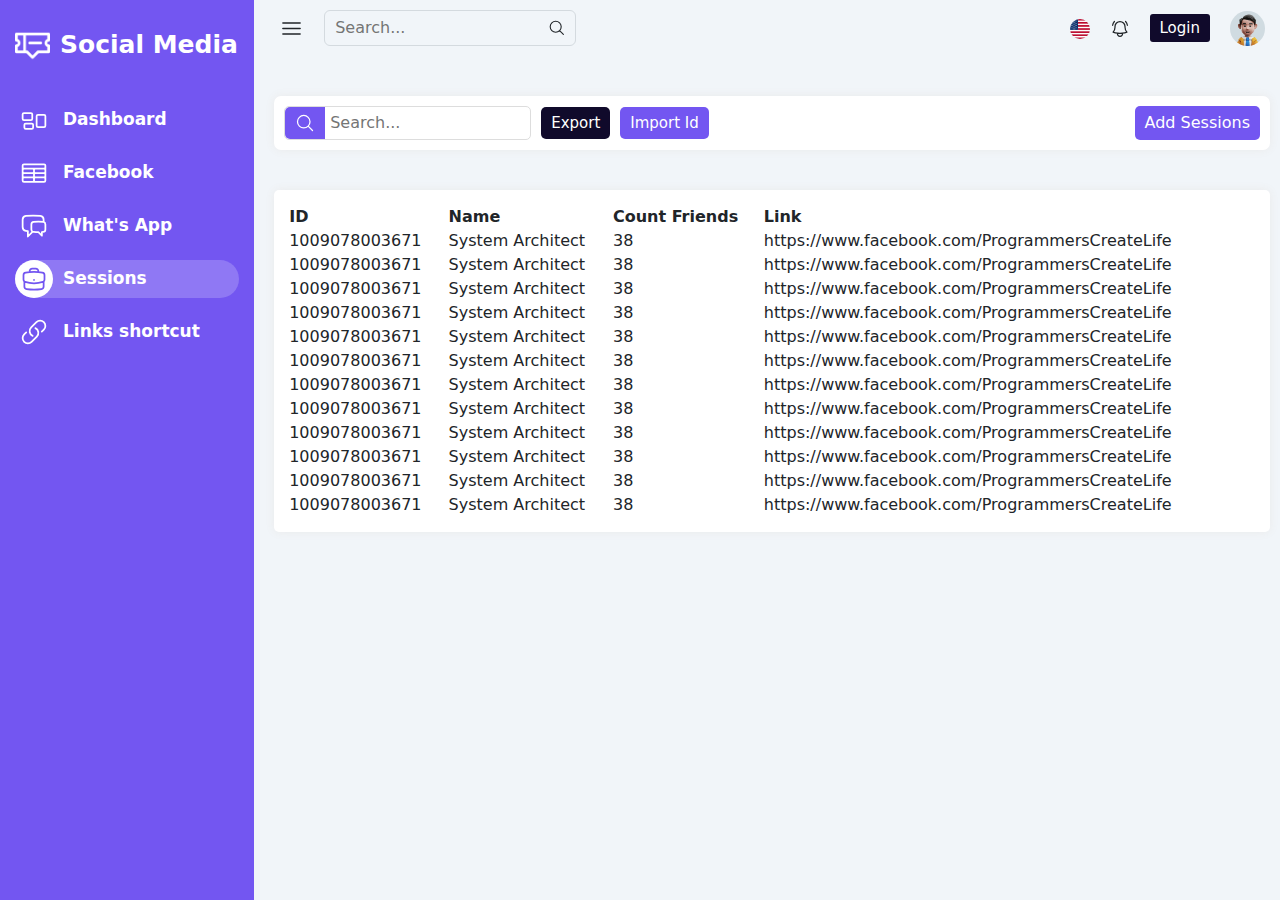
<file: sessions.html>
<!DOCTYPE html>
<html lang="en">
  <head>
    <meta charset="UTF-8" />
    <meta name="viewport" content="width=device-width, initial-scale=1.0" />
    <title>social media project</title>
    <link rel="stylesheet" href="css/style.css" />
    <!-- boostrap -->
    <link rel="stylesheet" href="css/bootstrap.css" />
    <script src="js/bootstrap.js"></script>
    <!-- font awesome -->
    <link
      rel="stylesheet"
      href="https://cdnjs.cloudflare.com/ajax/libs/font-awesome/6.4.0/css/all.min.css"
      integrity="sha512-iecdLmaskl7CVkqkXNQ/ZH/XLlvWZOJyj7Yy7tcenmpD1ypASozpmT/E0iPtmFIB46ZmdtAc9eNBvH0H/ZpiBw=="
      crossorigin="anonymous"
      referrerpolicy="no-referrer"
    />
    <!-- Boxicons CSS -->
    <link
      href="https://unpkg.com/boxicons@2.1.4/css/boxicons.min.css"
      rel="stylesheet"
    />
    <link
      rel="stylesheet"
      href="https://cdn.datatables.net/1.13.4/css/jquery.dataTables.min.css"
    />
  </head>
  <body>
    <main>
      <!-- start sidebar -->
      <div class="sidebar">
        <div class="header_sidebar">
          <img src="images/logo-white.png" alt="logo" loading="lazy" />
          <h1>Social Media</h1>
        </div>
        <div class="links">
          <a href="index.html" class="link_item">
            <div class="text">
              <div class="icon">
                <svg
                  xmlns="http://www.w3.org/2000/svg"
                  fill="none"
                  viewBox="0 0 24 24"
                  stroke-width="1.5"
                  stroke="currentColor"
                  class="w-6 h-6"
                >
                  <path
                    stroke-linecap="round"
                    stroke-linejoin="round"
                    d="M2.25 7.125C2.25 6.504 2.754 6 3.375 6h6c.621 0 1.125.504 1.125 1.125v3.75c0 .621-.504 1.125-1.125 1.125h-6a1.125 1.125 0 01-1.125-1.125v-3.75zM14.25 8.625c0-.621.504-1.125 1.125-1.125h5.25c.621 0 1.125.504 1.125 1.125v8.25c0 .621-.504 1.125-1.125 1.125h-5.25a1.125 1.125 0 01-1.125-1.125v-8.25zM3.75 16.125c0-.621.504-1.125 1.125-1.125h5.25c.621 0 1.125.504 1.125 1.125v2.25c0 .621-.504 1.125-1.125 1.125h-5.25a1.125 1.125 0 01-1.125-1.125v-2.25z"
                  />
                </svg>
              </div>
              <span>Dashboard</span>
            </div>
          </a>
          <div class="mini_list">
            <div class="link_item" data-num="1">
              <div class="text">
                <div class="icon">
                  <svg
                    xmlns="http://www.w3.org/2000/svg"
                    fill="none"
                    viewBox="0 0 24 24"
                    stroke-width="1.5"
                    stroke="currentColor"
                    class="w-6 h-6"
                  >
                    <path
                      stroke-linecap="round"
                      stroke-linejoin="round"
                      d="M3.375 19.5h17.25m-17.25 0a1.125 1.125 0 01-1.125-1.125M3.375 19.5h7.5c.621 0 1.125-.504 1.125-1.125m-9.75 0V5.625m0 12.75v-1.5c0-.621.504-1.125 1.125-1.125m18.375 2.625V5.625m0 12.75c0 .621-.504 1.125-1.125 1.125m1.125-1.125v-1.5c0-.621-.504-1.125-1.125-1.125m0 3.75h-7.5A1.125 1.125 0 0112 18.375m9.75-12.75c0-.621-.504-1.125-1.125-1.125H3.375c-.621 0-1.125.504-1.125 1.125m19.5 0v1.5c0 .621-.504 1.125-1.125 1.125M2.25 5.625v1.5c0 .621.504 1.125 1.125 1.125m0 0h17.25m-17.25 0h7.5c.621 0 1.125.504 1.125 1.125M3.375 8.25c-.621 0-1.125.504-1.125 1.125v1.5c0 .621.504 1.125 1.125 1.125m17.25-3.75h-7.5c-.621 0-1.125.504-1.125 1.125m8.625-1.125c.621 0 1.125.504 1.125 1.125v1.5c0 .621-.504 1.125-1.125 1.125m-17.25 0h7.5m-7.5 0c-.621 0-1.125.504-1.125 1.125v1.5c0 .621.504 1.125 1.125 1.125M12 10.875v-1.5m0 1.5c0 .621-.504 1.125-1.125 1.125M12 10.875c0 .621.504 1.125 1.125 1.125m-2.25 0c.621 0 1.125.504 1.125 1.125M13.125 12h7.5m-7.5 0c-.621 0-1.125.504-1.125 1.125M20.625 12c.621 0 1.125.504 1.125 1.125v1.5c0 .621-.504 1.125-1.125 1.125m-17.25 0h7.5M12 14.625v-1.5m0 1.5c0 .621-.504 1.125-1.125 1.125M12 14.625c0 .621.504 1.125 1.125 1.125m-2.25 0c.621 0 1.125.504 1.125 1.125m0 1.5v-1.5m0 0c0-.621.504-1.125 1.125-1.125m0 0h7.5"
                    />
                  </svg>
                </div>
                <span>Facebook</span>
              </div>
              <i class="fa-solid fa-angle-down"></i>
            </div>
            <ul class="list list1">
              <li>
                <i class="fa-solid fa-minus"></i>
                <a href="facebook-search.html">facebook search</a>
              </li>
              <li>
                <i class="fa-solid fa-minus"></i>
                <a href="facebook-get.html">facebook get</a>
              </li>
            </ul>
          </div>
          <div class="mini_list">
            <div class="link_item" data-num="2">
              <div class="text">
                <div class="icon">
                  <svg
                    xmlns="http://www.w3.org/2000/svg"
                    fill="none"
                    viewBox="0 0 24 24"
                    stroke-width="1.5"
                    stroke="currentColor"
                    class="w-6 h-6"
                  >
                    <path
                      stroke-linecap="round"
                      stroke-linejoin="round"
                      d="M20.25 8.511c.884.284 1.5 1.128 1.5 2.097v4.286c0 1.136-.847 2.1-1.98 2.193-.34.027-.68.052-1.02.072v3.091l-3-3c-1.354 0-2.694-.055-4.02-.163a2.115 2.115 0 01-.825-.242m9.345-8.334a2.126 2.126 0 00-.476-.095 48.64 48.64 0 00-8.048 0c-1.131.094-1.976 1.057-1.976 2.192v4.286c0 .837.46 1.58 1.155 1.951m9.345-8.334V6.637c0-1.621-1.152-3.026-2.76-3.235A48.455 48.455 0 0011.25 3c-2.115 0-4.198.137-6.24.402-1.608.209-2.76 1.614-2.76 3.235v6.226c0 1.621 1.152 3.026 2.76 3.235.577.075 1.157.14 1.74.194V21l4.155-4.155"
                    />
                  </svg>
                </div>
                <span>What's App</span>
              </div>
              <i class="fa-solid fa-angle-down"></i>
            </div>
            <ul class="list list2">
              <li>
                <i class="fa-solid fa-minus"></i>
                <a href="messages-list.html">message list</a>
              </li>
              <li>
                <i class="fa-solid fa-minus"></i>
                <a href="templates-messages.html">templates</a>
              </li>
            </ul>
          </div>

          <div class="mini_list">
            <a href="sessions.html" class="link_item active">
              <div class="text">
                <div class="icon">
                  <svg
                    xmlns="http://www.w3.org/2000/svg"
                    fill="none"
                    viewBox="0 0 24 24"
                    stroke-width="1.5"
                    stroke="currentColor"
                    class="w-6 h-6"
                  >
                    <path
                      stroke-linecap="round"
                      stroke-linejoin="round"
                      d="M20.25 14.15v4.25c0 1.094-.787 2.036-1.872 2.18-2.087.277-4.216.42-6.378.42s-4.291-.143-6.378-.42c-1.085-.144-1.872-1.086-1.872-2.18v-4.25m16.5 0a2.18 2.18 0 00.75-1.661V8.706c0-1.081-.768-2.015-1.837-2.175a48.114 48.114 0 00-3.413-.387m4.5 8.006c-.194.165-.42.295-.673.38A23.978 23.978 0 0112 15.75c-2.648 0-5.195-.429-7.577-1.22a2.016 2.016 0 01-.673-.38m0 0A2.18 2.18 0 013 12.489V8.706c0-1.081.768-2.015 1.837-2.175a48.111 48.111 0 013.413-.387m7.5 0V5.25A2.25 2.25 0 0013.5 3h-3a2.25 2.25 0 00-2.25 2.25v.894m7.5 0a48.667 48.667 0 00-7.5 0M12 12.75h.008v.008H12v-.008z"
                    />
                  </svg>
                </div>
                <span>Sessions</span>
              </div>
            </a>
          </div>
          <div class="mini_list">
            <a href="links-shorcuts.html" class="link_item">
              <div class="text">
                <div class="icon">
                  <svg
                    xmlns="http://www.w3.org/2000/svg"
                    fill="none"
                    viewBox="0 0 24 24"
                    stroke-width="1.5"
                    stroke="currentColor"
                    class="w-6 h-6"
                  >
                    <path
                      stroke-linecap="round"
                      stroke-linejoin="round"
                      d="M13.19 8.688a4.5 4.5 0 011.242 7.244l-4.5 4.5a4.5 4.5 0 01-6.364-6.364l1.757-1.757m13.35-.622l1.757-1.757a4.5 4.5 0 00-6.364-6.364l-4.5 4.5a4.5 4.5 0 001.242 7.244"
                    />
                  </svg>
                </div>
                <span>Links shortcut </span>
              </div>
            </a>
          </div>
        </div>
      </div>
      <!-- end sidebar -->
      <div class="content_page">
        <div class="header">
          <div class="left">
            <div class="icon_menu">
              <svg
                xmlns="http://www.w3.org/2000/svg"
                fill="none"
                viewBox="0 0 24 24"
                stroke-width="1.5"
                stroke="currentColor"
                class="w-6 h-6"
              >
                <path
                  stroke-linecap="round"
                  stroke-linejoin="round"
                  d="M3.75 6.75h16.5M3.75 12h16.5m-16.5 5.25h16.5"
                />
              </svg>
            </div>
            <div class="input_search">
              <input type="text" placeholder="Search..." />
              <svg
                xmlns="http://www.w3.org/2000/svg"
                fill="none"
                viewBox="0 0 24 24"
                stroke-width="1.5"
                stroke="currentColor"
                class="w-6 h-6"
              >
                <path
                  stroke-linecap="round"
                  stroke-linejoin="round"
                  d="M21 21l-5.197-5.197m0 0A7.5 7.5 0 105.196 5.196a7.5 7.5 0 0010.607 10.607z"
                />
              </svg>
            </div>
          </div>
          <div class="right">
            <div class="nav_item">
              <div class="head">
                <img
                  class="lang"
                  src="images/Flag-United-States-of-America.webp"
                  alt="Flag-United-States-of-America"
                  loading="lazy"
                />
              </div>
              <div class="list list1">
                <div class="item">
                  <img
                    src="images/Flag-United-States-of-America.webp"
                    alt="Flag-United-States-of-America"
                    loading="lazy"
                  />
                  <span>English (UK)</span>
                </div>
                <div class="item">
                  <img src="images/ar.png" alt="ar-img" loading="lazy" />
                  <span>Arabic (ar)</span>
                </div>
              </div>
            </div>
            <div class="nav_item notfication">
              <div class="head">
                <div class="icon">
                  <svg
                    xmlns="http://www.w3.org/2000/svg"
                    fill="none"
                    viewBox="0 0 24 24"
                    stroke-width="1.5"
                    stroke="currentColor"
                    class="w-6 h-6"
                  >
                    <path
                      stroke-linecap="round"
                      stroke-linejoin="round"
                      d="M14.857 17.082a23.848 23.848 0 005.454-1.31A8.967 8.967 0 0118 9.75v-.7V9A6 6 0 006 9v.75a8.967 8.967 0 01-2.312 6.022c1.733.64 3.56 1.085 5.455 1.31m5.714 0a24.255 24.255 0 01-5.714 0m5.714 0a3 3 0 11-5.714 0M3.124 7.5A8.969 8.969 0 015.292 3m13.416 0a8.969 8.969 0 012.168 4.5"
                    />
                  </svg>
                </div>
              </div>
            </div>
            <button class="btn_login_facebook">
              Login
              <i class="fa-solid fa-arrow-right-to-bracket"></i>
            </button>
            <div class="nav_item">
              <div class="head">
                <img
                  class="img_profile"
                  src="images/user-1.jpg"
                  alt="user-1"
                  loading="lazy"
                />
              </div>
              <div class="list list2">
                <h4 class="title">Profile</h4>
                <div class="profile">
                  <img src="images/user-1.jpg" alt="user-1" loading="lazy" />
                  <div class="text">
                    <div class="name">Mathew Anderson</div>
                    <div class="position">Designer</div>
                    <div class="email">
                      <i class="fa-regular fa-envelope"></i>
                      <span>Info@example.com</span>
                    </div>
                  </div>
                </div>
                <a href="login.html" class="btn_logout">Logout</a>
              </div>
            </div>
          </div>
        </div>

        <div class="main_content_tables">
          <div class="conetnt_table">
            <div class="head_table">
              <div class="main_head">
                <div class="input_search">
                  <div class="icon">
                    <svg
                      xmlns="http://www.w3.org/2000/svg"
                      fill="none"
                      viewBox="0 0 24 24"
                      stroke-width="1.5"
                      stroke="currentColor"
                      class="w-6 h-6"
                    >
                      <path
                        stroke-linecap="round"
                        stroke-linejoin="round"
                        d="M21 21l-5.197-5.197m0 0A7.5 7.5 0 105.196 5.196a7.5 7.5 0 0010.607 10.607z"
                      />
                    </svg>
                  </div>
                  <input type="text" placeholder="Search..." />
                </div>

                <button class="btn_export">
                  <i class="fa-solid fa-download"></i>
                  Export
                </button>

                <label class="btn_import" for="file-import">
                  <i class="fa-solid fa-file-import"></i>
                  Import Id
                  <input type="file" id="file-import" />
                </label>
              </div>

              <div class="info">
                <button class="btn_filter_message">Add Sessions</button>
              </div>
            </div>
            <div class="container_table">
              <table id="example" class="display" style="width: 100%">
                <thead>
                  <tr>
                    <th>ID</th>
                    <th>Name</th>
                    <th>Count Friends</th>
                    <th>Link</th>
                  </tr>
                </thead>
                <tbody>
                  <tr>
                    <td>1009078003671</td>
                    <td>System Architect</td>
                    <td>38</td>
                    <td>https://www.facebook.com/ProgrammersCreateLife</td>
                  </tr>
                  <tr>
                    <td>1009078003671</td>
                    <td>System Architect</td>
                    <td>38</td>
                    <td>https://www.facebook.com/ProgrammersCreateLife</td>
                  </tr>
                  <tr>
                    <td>1009078003671</td>
                    <td>System Architect</td>
                    <td>38</td>
                    <td>https://www.facebook.com/ProgrammersCreateLife</td>
                  </tr>
                  <tr>
                    <td>1009078003671</td>
                    <td>System Architect</td>
                    <td>38</td>
                    <td>https://www.facebook.com/ProgrammersCreateLife</td>
                  </tr>
                  <tr>
                    <td>1009078003671</td>
                    <td>System Architect</td>
                    <td>38</td>
                    <td>https://www.facebook.com/ProgrammersCreateLife</td>
                  </tr>
                  <tr>
                    <td>1009078003671</td>
                    <td>System Architect</td>
                    <td>38</td>
                    <td>https://www.facebook.com/ProgrammersCreateLife</td>
                  </tr>

                  <tr>
                    <td>1009078003671</td>
                    <td>System Architect</td>
                    <td>38</td>
                    <td>https://www.facebook.com/ProgrammersCreateLife</td>
                  </tr>
                  <tr>
                    <td>1009078003671</td>
                    <td>System Architect</td>
                    <td>38</td>
                    <td>https://www.facebook.com/ProgrammersCreateLife</td>
                  </tr>
                  <tr>
                    <td>1009078003671</td>
                    <td>System Architect</td>
                    <td>38</td>
                    <td>https://www.facebook.com/ProgrammersCreateLife</td>
                  </tr>
                  <tr>
                    <td>1009078003671</td>
                    <td>System Architect</td>
                    <td>38</td>
                    <td>https://www.facebook.com/ProgrammersCreateLife</td>
                  </tr>
                  <tr>
                    <td>1009078003671</td>
                    <td>System Architect</td>
                    <td>38</td>
                    <td>https://www.facebook.com/ProgrammersCreateLife</td>
                  </tr>
                  <tr>
                    <td>1009078003671</td>
                    <td>System Architect</td>
                    <td>38</td>
                    <td>https://www.facebook.com/ProgrammersCreateLife</td>
                  </tr>
                </tbody>
              </table>
            </div>
          </div>
        </div>
      </div>
    </main>

    <!-- start popup add client -->
    <div class="overflow"></div>
    <div class="add_client add_popup">
      <div class="head">
        <h3>
          <span><i class="fa-solid fa-user-tie"></i></span> Add Sessions
        </h3>
        <i class="fa-solid fa-xmark close_popup"></i>
      </div>

      <form action="">
        <div class="row">
          <div class="col-12 col-md-6">
            <div class="input_item">
              <label for="">Name </label>
              <input type="text" placeholder="name" />
            </div>
          </div>

         

          <div class="col-12 col-md-6">
            <div class="input_item">
              <label for="">Phone </label>
              <input type="text" placeholder="Phone" />
            </div>
          </div>

          <div class="col-12 col-md-6">
            <div class="input_item">
              <label for=""> Stutas</label>
              <input type="text" placeholder="Stutas " />
            </div>
          </div>
          </div>
          <button class="btn_add">Add <i class="fa-solid fa-plus"></i></button>
        </div>

        
      </form>
    </div>
    <!-- end popup add client -->

    <!-- start popup Login facebook -->
    <div class="overflow"></div>
    <div class="popup_login_facebook">
      <i class="fa-regular fa-circle-xmark btn_close_login"></i>
      <form action="">
        <h3><i class="fa-brands fa-facebook"></i> Facebook</h3>
        <div class="input_item">
          <label for="">Email</label>
          <input type="email" placeholder="write email" />
        </div>
        <div class="input_item">
          <label for="">Password</label>
          <input type="password" placeholder="write password" />
        </div>
        <button>Login</button>
      </form>
    </div>
    <!-- end popup Login facebook -->


     <script src="js/main.js"></script>
  <script src="js/sidebar.js"></script>
  <script src="js/boxs-header.js"></script>
  <script src="js/facebook-page.js"></script>
  <script src="https://code.jquery.com/jquery-3.5.1.js"></script>
  <script src="https://cdn.datatables.net/1.13.4/js/jquery.dataTables.min.js"></script>
  <script>
    $(document).ready(function () {
      $("#example").DataTable({
        pagingType: "full_numbers",
        scrollX: true,
      });
    });

    const btnOpen = document.querySelector(".btn_filter_message");
const popup = document.querySelector(".add_popup");

const btnClose = document.querySelector(".close_popup");

btnOpen.addEventListener("click", () => {
  popup.classList.add("active");
  overflow.classList.add("active");
});

btnClose.addEventListener("click", () => {
  popup.classList.remove("active");
  overflow.classList.remove("active");
});
  </script>
  </body>

 
</html>
</file>
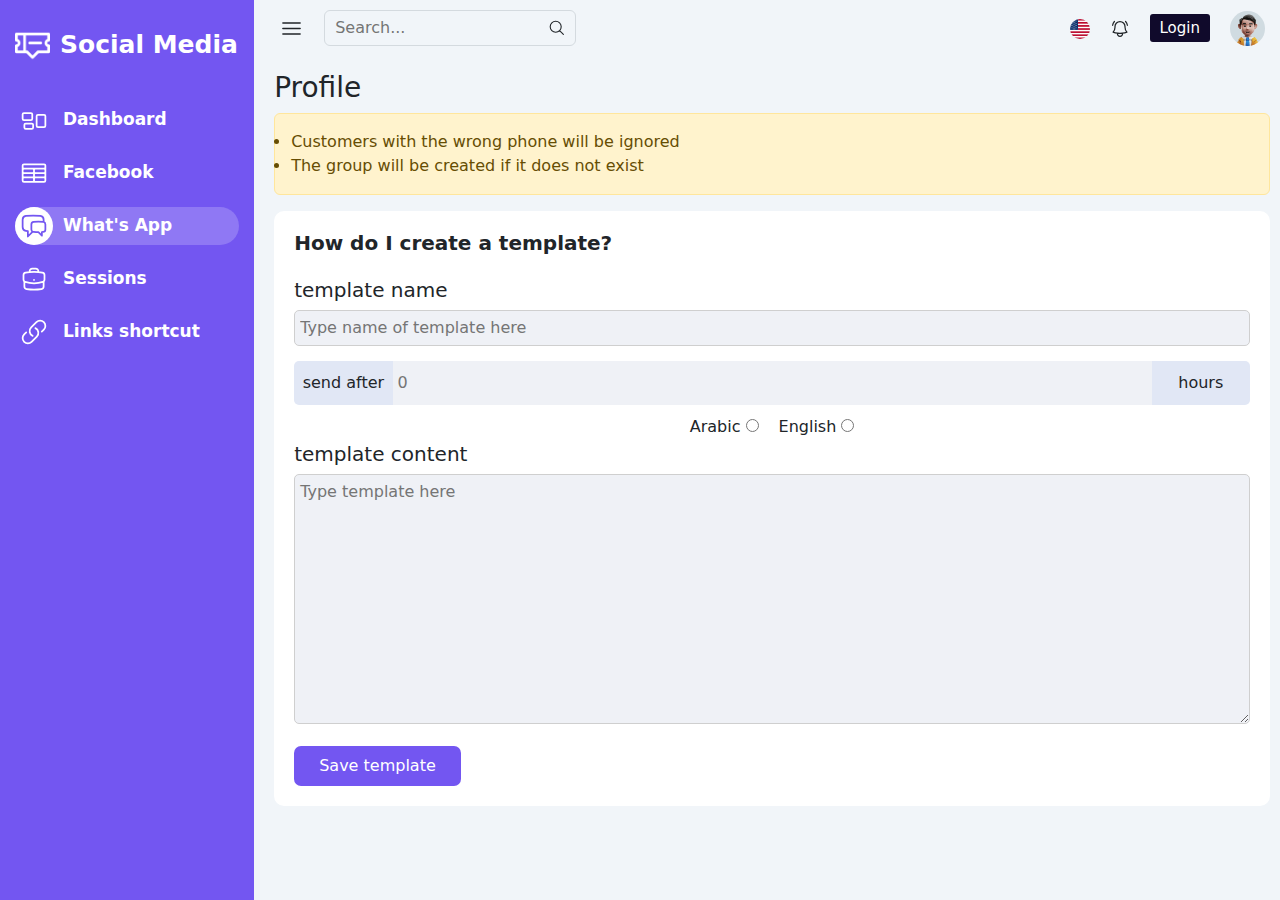
<file: templates-messages.html>
<!DOCTYPE html>
<html lang="en">
  <head>
    <meta charset="UTF-8" />
    <meta name="viewport" content="width=device-width, initial-scale=1.0" />
    <title>social media project | messages list</title>
    <link rel="stylesheet" href="css/style.css" />
    <!-- boostrap -->
    <link rel="stylesheet" href="css/bootstrap.css" />
    <script src="js/bootstrap.js"></script>
    <!-- font awesome -->
    <link
      rel="stylesheet"
      href="https://cdnjs.cloudflare.com/ajax/libs/font-awesome/6.4.0/css/all.min.css"
      integrity="sha512-iecdLmaskl7CVkqkXNQ/ZH/XLlvWZOJyj7Yy7tcenmpD1ypASozpmT/E0iPtmFIB46ZmdtAc9eNBvH0H/ZpiBw=="
      crossorigin="anonymous"
      referrerpolicy="no-referrer"
    />
    <!-- Boxicons CSS -->
    <link
      href="https://unpkg.com/boxicons@2.1.4/css/boxicons.min.css"
      rel="stylesheet"
    />
    <link
      rel="stylesheet"
      href="https://cdn.datatables.net/1.13.4/css/jquery.dataTables.min.css"
    />
  </head>
  <body>
    <main>
      <!-- start sidebar -->
      <div class="sidebar">
        <div class="header_sidebar">
          <img src="images/logo-white.png" alt="logo" loading="lazy" />
          <h1>Social Media</h1>
        </div>
        <div class="links">
          <a href="index.html" class="link_item">
            <div class="text">
              <div class="icon">
                <svg
                  xmlns="http://www.w3.org/2000/svg"
                  fill="none"
                  viewBox="0 0 24 24"
                  stroke-width="1.5"
                  stroke="currentColor"
                  class="w-6 h-6"
                >
                  <path
                    stroke-linecap="round"
                    stroke-linejoin="round"
                    d="M2.25 7.125C2.25 6.504 2.754 6 3.375 6h6c.621 0 1.125.504 1.125 1.125v3.75c0 .621-.504 1.125-1.125 1.125h-6a1.125 1.125 0 01-1.125-1.125v-3.75zM14.25 8.625c0-.621.504-1.125 1.125-1.125h5.25c.621 0 1.125.504 1.125 1.125v8.25c0 .621-.504 1.125-1.125 1.125h-5.25a1.125 1.125 0 01-1.125-1.125v-8.25zM3.75 16.125c0-.621.504-1.125 1.125-1.125h5.25c.621 0 1.125.504 1.125 1.125v2.25c0 .621-.504 1.125-1.125 1.125h-5.25a1.125 1.125 0 01-1.125-1.125v-2.25z"
                  />
                </svg>
              </div>
              <span>Dashboard</span>
            </div>
          </a>
          <div class="mini_list">
            <div class="link_item" data-num="1">
              <div class="text">
                <div class="icon">
                  <svg
                    xmlns="http://www.w3.org/2000/svg"
                    fill="none"
                    viewBox="0 0 24 24"
                    stroke-width="1.5"
                    stroke="currentColor"
                    class="w-6 h-6"
                  >
                    <path
                      stroke-linecap="round"
                      stroke-linejoin="round"
                      d="M3.375 19.5h17.25m-17.25 0a1.125 1.125 0 01-1.125-1.125M3.375 19.5h7.5c.621 0 1.125-.504 1.125-1.125m-9.75 0V5.625m0 12.75v-1.5c0-.621.504-1.125 1.125-1.125m18.375 2.625V5.625m0 12.75c0 .621-.504 1.125-1.125 1.125m1.125-1.125v-1.5c0-.621-.504-1.125-1.125-1.125m0 3.75h-7.5A1.125 1.125 0 0112 18.375m9.75-12.75c0-.621-.504-1.125-1.125-1.125H3.375c-.621 0-1.125.504-1.125 1.125m19.5 0v1.5c0 .621-.504 1.125-1.125 1.125M2.25 5.625v1.5c0 .621.504 1.125 1.125 1.125m0 0h17.25m-17.25 0h7.5c.621 0 1.125.504 1.125 1.125M3.375 8.25c-.621 0-1.125.504-1.125 1.125v1.5c0 .621.504 1.125 1.125 1.125m17.25-3.75h-7.5c-.621 0-1.125.504-1.125 1.125m8.625-1.125c.621 0 1.125.504 1.125 1.125v1.5c0 .621-.504 1.125-1.125 1.125m-17.25 0h7.5m-7.5 0c-.621 0-1.125.504-1.125 1.125v1.5c0 .621.504 1.125 1.125 1.125M12 10.875v-1.5m0 1.5c0 .621-.504 1.125-1.125 1.125M12 10.875c0 .621.504 1.125 1.125 1.125m-2.25 0c.621 0 1.125.504 1.125 1.125M13.125 12h7.5m-7.5 0c-.621 0-1.125.504-1.125 1.125M20.625 12c.621 0 1.125.504 1.125 1.125v1.5c0 .621-.504 1.125-1.125 1.125m-17.25 0h7.5M12 14.625v-1.5m0 1.5c0 .621-.504 1.125-1.125 1.125M12 14.625c0 .621.504 1.125 1.125 1.125m-2.25 0c.621 0 1.125.504 1.125 1.125m0 1.5v-1.5m0 0c0-.621.504-1.125 1.125-1.125m0 0h7.5"
                    />
                  </svg>
                </div>
                <span>Facebook</span>
              </div>
              <i class="fa-solid fa-angle-down"></i>
            </div>
            <ul class="list list1">
              <li>
                <i class="fa-solid fa-minus"></i>
                <a href="facebook-search.html">facebook search</a>
              </li>
              <li>
                <i class="fa-solid fa-minus"></i>
                <a href="facebook-get.html">facebook get</a>
              </li>
            </ul>
          </div>
          <div class="mini_list">
            <div class="link_item active" data-num="2">
              <div class="text">
                <div class="icon">
                  <svg
                    xmlns="http://www.w3.org/2000/svg"
                    fill="none"
                    viewBox="0 0 24 24"
                    stroke-width="1.5"
                    stroke="currentColor"
                    class="w-6 h-6"
                  >
                    <path
                      stroke-linecap="round"
                      stroke-linejoin="round"
                      d="M20.25 8.511c.884.284 1.5 1.128 1.5 2.097v4.286c0 1.136-.847 2.1-1.98 2.193-.34.027-.68.052-1.02.072v3.091l-3-3c-1.354 0-2.694-.055-4.02-.163a2.115 2.115 0 01-.825-.242m9.345-8.334a2.126 2.126 0 00-.476-.095 48.64 48.64 0 00-8.048 0c-1.131.094-1.976 1.057-1.976 2.192v4.286c0 .837.46 1.58 1.155 1.951m9.345-8.334V6.637c0-1.621-1.152-3.026-2.76-3.235A48.455 48.455 0 0011.25 3c-2.115 0-4.198.137-6.24.402-1.608.209-2.76 1.614-2.76 3.235v6.226c0 1.621 1.152 3.026 2.76 3.235.577.075 1.157.14 1.74.194V21l4.155-4.155"
                    />
                  </svg>
                </div>
                <span>What's App</span>
              </div>
              <i class="fa-solid fa-angle-down"></i>
            </div>
            <ul class="list list2">
              <li>
                <i class="fa-solid fa-minus"></i>
                <a href="messages-list.html">message list</a>
              </li>
              <li>
                <i class="fa-solid fa-minus"></i>
                <a href="templates-messages.html">templates</a>
              </li>
            </ul>
          </div>
          <div class="mini_list">
            <a href="sessions.html" class="link_item">
              <div class="text">
                <div class="icon">
                  <svg
                    xmlns="http://www.w3.org/2000/svg"
                    fill="none"
                    viewBox="0 0 24 24"
                    stroke-width="1.5"
                    stroke="currentColor"
                    class="w-6 h-6"
                  >
                    <path
                      stroke-linecap="round"
                      stroke-linejoin="round"
                      d="M20.25 14.15v4.25c0 1.094-.787 2.036-1.872 2.18-2.087.277-4.216.42-6.378.42s-4.291-.143-6.378-.42c-1.085-.144-1.872-1.086-1.872-2.18v-4.25m16.5 0a2.18 2.18 0 00.75-1.661V8.706c0-1.081-.768-2.015-1.837-2.175a48.114 48.114 0 00-3.413-.387m4.5 8.006c-.194.165-.42.295-.673.38A23.978 23.978 0 0112 15.75c-2.648 0-5.195-.429-7.577-1.22a2.016 2.016 0 01-.673-.38m0 0A2.18 2.18 0 013 12.489V8.706c0-1.081.768-2.015 1.837-2.175a48.111 48.111 0 013.413-.387m7.5 0V5.25A2.25 2.25 0 0013.5 3h-3a2.25 2.25 0 00-2.25 2.25v.894m7.5 0a48.667 48.667 0 00-7.5 0M12 12.75h.008v.008H12v-.008z"
                    />
                  </svg>
                </div>
                <span>Sessions</span>
              </div>
            </a>
          </div>
          <div class="mini_list">
            <a href="links-shorcuts.html" class="link_item">
              <div class="text">
                <div class="icon">
                  <svg
                    xmlns="http://www.w3.org/2000/svg"
                    fill="none"
                    viewBox="0 0 24 24"
                    stroke-width="1.5"
                    stroke="currentColor"
                    class="w-6 h-6"
                  >
                    <path
                      stroke-linecap="round"
                      stroke-linejoin="round"
                      d="M13.19 8.688a4.5 4.5 0 011.242 7.244l-4.5 4.5a4.5 4.5 0 01-6.364-6.364l1.757-1.757m13.35-.622l1.757-1.757a4.5 4.5 0 00-6.364-6.364l-4.5 4.5a4.5 4.5 0 001.242 7.244"
                    />
                  </svg>
                </div>
                <span>Links shortcut </span>
              </div>
            </a>
          </div>
        </div>
      </div>
      <!-- end sidebar -->
      <div class="content_page">
        <div class="header">
          <div class="left">
            <div class="icon_menu">
              <svg
                xmlns="http://www.w3.org/2000/svg"
                fill="none"
                viewBox="0 0 24 24"
                stroke-width="1.5"
                stroke="currentColor"
                class="w-6 h-6"
              >
                <path
                  stroke-linecap="round"
                  stroke-linejoin="round"
                  d="M3.75 6.75h16.5M3.75 12h16.5m-16.5 5.25h16.5"
                />
              </svg>
            </div>
            <div class="input_search">
              <input type="text" placeholder="Search..." />
              <svg
                xmlns="http://www.w3.org/2000/svg"
                fill="none"
                viewBox="0 0 24 24"
                stroke-width="1.5"
                stroke="currentColor"
                class="w-6 h-6"
              >
                <path
                  stroke-linecap="round"
                  stroke-linejoin="round"
                  d="M21 21l-5.197-5.197m0 0A7.5 7.5 0 105.196 5.196a7.5 7.5 0 0010.607 10.607z"
                />
              </svg>
            </div>
          </div>
          <div class="right">
            <div class="nav_item">
              <div class="head">
                <img
                  class="lang"
                  src="images/Flag-United-States-of-America.webp"
                  alt="Flag-United-States-of-America"
                  loading="lazy"
                />
              </div>
              <div class="list list1">
                <div class="item">
                  <img
                    src="images/Flag-United-States-of-America.webp"
                    alt="Flag-United-States-of-America"
                    loading="lazy"
                  />
                  <span>English (UK)</span>
                </div>
                <div class="item">
                  <img src="images/ar.png" alt="ar-img" loading="lazy" />
                  <span>Arabic (ar)</span>
                </div>
              </div>
            </div>
            <div class="nav_item notfication">
              <div class="head">
                <div class="icon">
                  <svg
                    xmlns="http://www.w3.org/2000/svg"
                    fill="none"
                    viewBox="0 0 24 24"
                    stroke-width="1.5"
                    stroke="currentColor"
                    class="w-6 h-6"
                  >
                    <path
                      stroke-linecap="round"
                      stroke-linejoin="round"
                      d="M14.857 17.082a23.848 23.848 0 005.454-1.31A8.967 8.967 0 0118 9.75v-.7V9A6 6 0 006 9v.75a8.967 8.967 0 01-2.312 6.022c1.733.64 3.56 1.085 5.455 1.31m5.714 0a24.255 24.255 0 01-5.714 0m5.714 0a3 3 0 11-5.714 0M3.124 7.5A8.969 8.969 0 015.292 3m13.416 0a8.969 8.969 0 012.168 4.5"
                    />
                  </svg>
                </div>
              </div>
            </div>
            <button class="btn_login_facebook">
              Login
              <i class="fa-solid fa-arrow-right-to-bracket"></i>
            </button>
            <div class="nav_item">
              <div class="head">
                <img
                  class="img_profile"
                  src="images/user-1.jpg"
                  alt="user-1"
                  loading="lazy"
                />
              </div>
              <div class="list list2">
                <h4 class="title">Profile</h4>
                <div class="profile">
                  <img src="images/user-1.jpg" alt="user-1" loading="lazy" />
                  <div class="text">
                    <div class="name">Mathew Anderson</div>
                    <div class="position">Designer</div>
                    <div class="email">
                      <i class="fa-regular fa-envelope"></i>
                      <span>Info@example.com</span>
                    </div>
                  </div>
                </div>
                <a href="login.html" class="btn_logout">Logout</a>
              </div>
            </div>
          </div>
        </div>

        <div class="create_template">
          <div class="head_section">
            <h3>Profile</h3>
          </div>
          <div class="warning alert alert-warning">
            <li>Customers with the wrong phone will be ignored</li>
            <li>The group will be created if it does not exist</li>

            <!-- <div class="form-check">
                <input
                  class="check_excle"
                  type="checkbox"
                  value=""
                  id="flexCheckDefault"
                />
                <label class="form-check-label" for="flexCheckDefault">
                  موافق
                </label>
              </div> -->
          </div>
          <div class="form_create_template">
            <h5>How do I create a template?</h5>
            <form action="">
              <div class="input_item">
                <label for="">template name</label>

                <input type="text" placeholder="Type name of template here" />
              </div>

              <div class="input_send">
                <span>send after</span>
                <input type="number" placeholder="0" />
                <span>hours</span>
              </div>

              <div class="select_lang">
                <div class="input_radio">
                  <label for="en">Arabic</label>
                  <input type="radio" id="ar" name="fav_language" />
                </div>
                <div class="input_radio">
                  <label for="en">English</label>
                  <input type="radio" id="en" name="fav_language" />
                </div>
              </div>

              <div class="input_item">
                <label for="">template content</label>

                <textarea
                  name=""
                  id=""
                  placeholder="Type template here"
                ></textarea>
              </div>

              <button class="btn_save">Save template</button>
            </form>
          </div>
        </div>
      </div>
    </main>

    <!-- start popup Login facebook -->
    <div class="overflow"></div>
    <div class="popup_login_facebook">
      <i class="fa-regular fa-circle-xmark btn_close_login"></i>
      <form action="">
        <h3><i class="fa-brands fa-facebook"></i> Facebook</h3>
        <div class="input_item">
          <label for="">Email</label>
          <input type="email" placeholder="write email" />
        </div>
        <div class="input_item">
          <label for="">Password</label>
          <input type="password" placeholder="write password" />
        </div>
        <button>Login</button>
      </form>
    </div>
    <!-- end popup Login facebook -->

    <script src="js/main.js"></script>
    <script src="js/sidebar.js"></script>
    <script src="js/boxs-header.js"></script>
    <script src="js/facebook-page.js"></script>
    <script src="https://code.jquery.com/jquery-3.5.1.js"></script>
    <script src="https://cdn.datatables.net/1.13.4/js/jquery.dataTables.min.js"></script>
    <script>
      $(document).ready(function () {
        $("#example").DataTable({
          pagingType: "full_numbers",
          scrollX: true,
        });
      });
    </script>
  </body>
</html>
</file>
<file: css/style.css>
@import url("https://fonts.googleapis.com/css2?family=Poppins:wght@300;400;500;600;700&display=swap");
.header {
  display: -webkit-box;
  display: -ms-flexbox;
  display: flex;
  -webkit-box-align: center;
      -ms-flex-align: center;
          align-items: center;
  -webkit-box-pack: justify;
      -ms-flex-pack: justify;
          justify-content: space-between;
  padding: 10px 15px;
}
.header .left {
  display: -webkit-box;
  display: -ms-flexbox;
  display: flex;
  -webkit-box-align: center;
      -ms-flex-align: center;
          align-items: center;
  gap: 20px;
}
.header .left .icon_menu {
  cursor: pointer;
}
.header .left .input_search {
  border: 1px solid rgb(212, 218, 223);
  padding: 5px 10px;
  display: -webkit-box;
  display: -ms-flexbox;
  display: flex;
  -webkit-box-align: center;
      -ms-flex-align: center;
          align-items: center;
  gap: 10px;
  border-radius: 6px;
}
.header .left .input_search input {
  border: none;
  outline: none;
  width: 100%;
  background-color: transparent;
}
.header .left .input_search svg {
  width: 20px;
}
.header .right {
  display: -webkit-box;
  display: -ms-flexbox;
  display: flex;
  -webkit-box-align: center;
      -ms-flex-align: center;
          align-items: center;
  gap: 20px;
}
.header .right .btn_login_facebook {
  border: none;
  background-color: #100a2b;
  color: white;
  border-radius: 3px;
  padding: 3px 10px;
  font-size: 15px;
}
.header .right .btn_login_facebook i {
  font-size: 14px;
}
.header .right .nav_item {
  position: relative;
}
.header .right .nav_item .head {
  cursor: pointer;
}
.header .right .nav_item .head .lang {
  width: 20px;
  height: 20px;
  border-radius: 50%;
}
.header .right .nav_item .head .img_profile {
  width: 35px;
  height: 35px;
  border-radius: 50%;
}
.header .right .nav_item .head .icon svg {
  width: 20px;
  height: 20px;
}
.header .right .nav_item .list {
  position: absolute;
  top: 40px;
  right: 0;
  padding: 15px;
  border-radius: 6px;
  -webkit-box-shadow: 5px 5px 12px rgb(206, 208, 221);
          box-shadow: 5px 5px 12px rgb(206, 208, 221);
  min-width: 170px;
  z-index: 5;
  background-color: white;
  display: none;
}
.header .right .nav_item .list.active {
  display: block;
}
.header .right .nav_item .list.list2 {
  z-index: 15;
}
.header .right .nav_item .list .item {
  display: -webkit-box;
  display: -ms-flexbox;
  display: flex;
  -webkit-box-align: center;
      -ms-flex-align: center;
          align-items: center;
  gap: 15px;
  cursor: pointer;
}
.header .right .nav_item .list .item:hover {
  color: #7356f1;
}
.header .right .nav_item .list .item:not(:last-child) {
  margin-bottom: 15px;
}
.header .right .nav_item .list .item img {
  width: 25px;
  height: 25px;
  border-radius: 50%;
}
.header .right .nav_item .list .title {
  font-size: 22px;
  font-weight: 500;
}
.header .right .nav_item .list .profile {
  display: -webkit-box;
  display: -ms-flexbox;
  display: flex;
  -webkit-box-align: center;
      -ms-flex-align: center;
          align-items: center;
  gap: 15px;
}
.header .right .nav_item .list .profile img {
  width: 80px;
  height: 80px;
  border-radius: 50%;
}
.header .right .nav_item .list .profile .text .name {
  font-weight: 500;
}
.header .right .nav_item .list .profile .text .position {
  color: #7356f1;
  font-size: 14px;
}
.header .right .nav_item .list .profile .text .email {
  display: -webkit-box;
  display: -ms-flexbox;
  display: flex;
  -webkit-box-align: center;
      -ms-flex-align: center;
          align-items: center;
  gap: 5px;
  font-size: 15px;
  color: gray;
  margin-top: 4px;
}
.header .right .nav_item .list .btn_logout {
  padding: 5px;
  width: 100%;
  background-color: transparent;
  color: #7356f1 !important;
  border: 1px solid #7356f1;
  border-radius: 6px;
  display: block;
  margin-top: 15px;
  font-weight: 500;
  text-align: center;
}

@media (max-width: 768px) {
  .header {
    padding: 5px 7px;
    background-color: white;
  }
  .header .left .input_search {
    display: none;
  }
  .header .right .notfication {
    display: none;
  }
}
.sidebar {
  padding: 30px 15px;
  background-color: #7356f1;
  color: white;
}
.sidebar.remove_elemnts .header_sidebar h1 {
  display: none;
}
.sidebar.remove_elemnts .links .link_item.active, .sidebar.remove_elemnts .links .link_item:hover {
  background-color: transparent;
}
.sidebar.remove_elemnts .links .link_item .text span {
  display: none;
}
.sidebar.remove_elemnts .links .link_item i {
  display: none;
}
.sidebar.remove_elemnts .links .list {
  display: none !important;
}
.sidebar .header_sidebar {
  margin-bottom: 40px;
  text-align: center;
  display: -webkit-box;
  display: -ms-flexbox;
  display: flex;
  -webkit-box-align: center;
      -ms-flex-align: center;
          align-items: center;
  gap: 10px;
}
.sidebar .header_sidebar h1 {
  margin-bottom: 0;
  font-size: 25px;
  font-weight: 700;
}
.sidebar .header_sidebar img {
  width: 35px;
}
.sidebar .links {
  display: -webkit-box;
  display: -ms-flexbox;
  display: flex;
  -webkit-box-orient: vertical;
  -webkit-box-direction: normal;
      -ms-flex-direction: column;
          flex-direction: column;
  gap: 15px;
}
.sidebar .links .link_item {
  display: -webkit-box;
  display: -ms-flexbox;
  display: flex;
  -webkit-box-align: center;
      -ms-flex-align: center;
          align-items: center;
  -webkit-box-pack: justify;
      -ms-flex-pack: justify;
          justify-content: space-between;
  padding-right: 10px;
  cursor: pointer;
}
.sidebar .links .link_item:hover, .sidebar .links .link_item.active {
  background-color: #8f78f4;
  border-radius: 50px;
}
.sidebar .links .link_item:hover .text .icon, .sidebar .links .link_item.active .text .icon {
  background-color: white;
  color: #7356f1;
}
.sidebar .links .link_item .text {
  display: -webkit-box;
  display: -ms-flexbox;
  display: flex;
  -webkit-box-align: center;
      -ms-flex-align: center;
          align-items: center;
  gap: 10px;
}
.sidebar .links .link_item .text .icon {
  width: 38px;
  height: 38px;
  border-radius: 50%;
  display: -webkit-box;
  display: -ms-flexbox;
  display: flex;
  -webkit-box-align: center;
      -ms-flex-align: center;
          align-items: center;
  -webkit-box-pack: center;
      -ms-flex-pack: center;
          justify-content: center;
}
.sidebar .links .link_item .text .icon svg {
  width: 28px;
  height: 28px;
}
.sidebar .links .link_item .text .icon i {
  font-size: 30px;
}
.sidebar .links .link_item .text span {
  font-weight: 600;
  font-size: 17px;
}
.sidebar .links .list {
  margin-left: 30px;
  margin-top: 3px;
  display: none;
}
.sidebar .links .list.open {
  display: block;
}
.sidebar .links .list li:not(:last-child) {
  margin-bottom: 8px;
}
.sidebar .links .list li i {
  font-size: 14px;
}

.overflow {
  position: fixed;
  top: 0;
  left: 0;
  height: 100%;
  width: 100%;
  background-color: rgba(0, 0, 0, 0.708);
  z-index: 998;
  display: none;
}
.overflow.active {
  display: block;
}

.popup_login_facebook {
  position: fixed;
  top: 50%;
  left: 50%;
  -webkit-transform: translate(-50%, -50%);
          transform: translate(-50%, -50%);
  max-width: 400px;
  width: 100%;
  margin: 0 10px;
  padding: 20px;
  background-color: white;
  border-radius: 8px;
  z-index: 999;
  display: none;
}
.popup_login_facebook.active {
  display: block;
}
.popup_login_facebook .btn_close_login {
  position: absolute;
  top: 10px;
  right: 10px;
  color: gray;
  font-size: 20px;
  cursor: pointer;
}
.popup_login_facebook form h3 {
  text-align: center;
  color: #0a061c;
  margin-top: 20px;
  margin-bottom: 30px;
}
.popup_login_facebook form .input_item {
  margin-bottom: 20px;
}
.popup_login_facebook form .input_item label {
  display: block;
  font-weight: 500;
}
.popup_login_facebook form .input_item input {
  width: 100%;
  border: 1px solid rgb(203, 203, 203);
  outline: none;
  border-radius: 5px;
  padding: 5px 10px;
}
.popup_login_facebook form button {
  background-color: #7356f1;
  color: white;
  border: none;
  padding: 8px 25px;
  font-weight: 500;
  border-radius: 5px;
  display: block;
  margin: auto;
}

.overflow {
  content: "";
  position: fixed;
  top: 0;
  left: 0;
  width: 100%;
  height: 100%;
  background-color: rgba(0, 0, 0, 0.33);
  z-index: 5;
  display: none;
}
.overflow.active {
  display: block;
}

.add_client,
.popup_filter,
.add_message,
.add_courses,
.popup_import,
.popup_export {
  position: fixed;
  max-width: 550px;
  width: 90%;
  background-color: white;
  border-radius: 10px;
  top: 50%;
  left: 50%;
  -webkit-transform: translate(-50%, -50%);
          transform: translate(-50%, -50%);
  z-index: 10;
  display: none;
}
.add_client.active,
.popup_filter.active,
.add_message.active,
.add_courses.active,
.popup_import.active,
.popup_export.active {
  display: block;
}
.add_client .head,
.popup_filter .head,
.add_message .head,
.add_courses .head,
.popup_import .head,
.popup_export .head {
  display: -webkit-box;
  display: -ms-flexbox;
  display: flex;
  -webkit-box-align: center;
      -ms-flex-align: center;
          align-items: center;
  -webkit-box-pack: justify;
      -ms-flex-pack: justify;
          justify-content: space-between;
  padding: 10px 15px;
  border-bottom: 1px solid rgb(224, 224, 224);
}
.add_client .head h3,
.popup_filter .head h3,
.add_message .head h3,
.add_courses .head h3,
.popup_import .head h3,
.popup_export .head h3 {
  margin-bottom: 0;
  font-size: 20px;
  display: -webkit-box;
  display: -ms-flexbox;
  display: flex;
  -webkit-box-align: center;
      -ms-flex-align: center;
          align-items: center;
  gap: 10px;
  color: #324664;
}
.add_client .head h3 span,
.popup_filter .head h3 span,
.add_message .head h3 span,
.add_courses .head h3 span,
.popup_import .head h3 span,
.popup_export .head h3 span {
  width: 35px;
  height: 35px;
  border-radius: 50%;
  display: -webkit-box;
  display: -ms-flexbox;
  display: flex;
  -webkit-box-align: center;
      -ms-flex-align: center;
          align-items: center;
  -webkit-box-pack: center;
      -ms-flex-pack: center;
          justify-content: center;
  background-color: rgba(226, 132, 45, 0.3058823529);
}
.add_client .head h3 span i,
.popup_filter .head h3 span i,
.add_message .head h3 span i,
.add_courses .head h3 span i,
.popup_import .head h3 span i,
.popup_export .head h3 span i {
  color: #e2852d;
  font-size: 17px;
}
.add_client .head i,
.popup_filter .head i,
.add_message .head i,
.add_courses .head i,
.popup_import .head i,
.popup_export .head i {
  font-size: 20px;
  cursor: pointer;
}
.add_client form,
.popup_filter form,
.add_message form,
.add_courses form,
.popup_import form,
.popup_export form {
  padding: 10px 15px;
}
.add_client form .input_item,
.popup_filter form .input_item,
.add_message form .input_item,
.add_courses form .input_item,
.popup_import form .input_item,
.popup_export form .input_item {
  display: -webkit-box;
  display: -ms-flexbox;
  display: flex;
  -webkit-box-orient: vertical;
  -webkit-box-direction: normal;
      -ms-flex-direction: column;
          flex-direction: column;
  gap: 5px;
  margin-bottom: 15px;
}
.add_client form .input_item label,
.popup_filter form .input_item label,
.add_message form .input_item label,
.add_courses form .input_item label,
.popup_import form .input_item label,
.popup_export form .input_item label {
  font-size: 15px;
  font-weight: 500;
  color: #324664;
}
.add_client form .input_item input,
.add_client form .input_item select,
.add_client form .input_item textarea,
.popup_filter form .input_item input,
.popup_filter form .input_item select,
.popup_filter form .input_item textarea,
.add_message form .input_item input,
.add_message form .input_item select,
.add_message form .input_item textarea,
.add_courses form .input_item input,
.add_courses form .input_item select,
.add_courses form .input_item textarea,
.popup_import form .input_item input,
.popup_import form .input_item select,
.popup_import form .input_item textarea,
.popup_export form .input_item input,
.popup_export form .input_item select,
.popup_export form .input_item textarea {
  border: 1px solid rgb(195, 195, 195);
  padding: 5px;
  border-radius: 4px;
  font-size: 14px;
}
.add_client form .input_item textarea,
.popup_filter form .input_item textarea,
.add_message form .input_item textarea,
.add_courses form .input_item textarea,
.popup_import form .input_item textarea,
.popup_export form .input_item textarea {
  height: 100px;
}
.add_client form .input_file span,
.popup_filter form .input_file span,
.add_message form .input_file span,
.add_courses form .input_file span,
.popup_import form .input_file span,
.popup_export form .input_file span {
  font-size: 15px;
  font-weight: 500;
}
.add_client form .input_file label,
.popup_filter form .input_file label,
.add_message form .input_file label,
.add_courses form .input_file label,
.popup_import form .input_file label,
.popup_export form .input_file label {
  padding: 8px;
  background: #eff1f6;
  font-size: 15px;
  border-radius: 5px;
  width: 100%;
  position: relative;
  cursor: pointer;
}
.add_client form .input_file input,
.popup_filter form .input_file input,
.add_message form .input_file input,
.add_courses form .input_file input,
.popup_import form .input_file input,
.popup_export form .input_file input {
  display: none;
}
.add_client form .input_checkbox,
.popup_filter form .input_checkbox,
.add_message form .input_checkbox,
.add_courses form .input_checkbox,
.popup_import form .input_checkbox,
.popup_export form .input_checkbox {
  margin-bottom: 10px;
}
.add_client form .input_checkbox label,
.popup_filter form .input_checkbox label,
.add_message form .input_checkbox label,
.add_courses form .input_checkbox label,
.popup_import form .input_checkbox label,
.popup_export form .input_checkbox label {
  font-size: 15px;
  font-weight: 500;
  color: #324664;
}
.add_client form .input-group,
.popup_filter form .input-group,
.add_message form .input-group,
.add_courses form .input-group,
.popup_import form .input-group,
.popup_export form .input-group {
  direction: ltr;
}
.add_client form .input-group .input-group-text,
.popup_filter form .input-group .input-group-text,
.add_message form .input-group .input-group-text,
.add_courses form .input-group .input-group-text,
.popup_import form .input-group .input-group-text,
.popup_export form .input-group .input-group-text {
  position: relative;
}
.add_client form .input-group .input-group-text::after,
.popup_filter form .input-group .input-group-text::after,
.add_message form .input-group .input-group-text::after,
.add_courses form .input-group .input-group-text::after,
.popup_import form .input-group .input-group-text::after,
.popup_export form .input-group .input-group-text::after {
  content: "filter";
  margin-left: 5px;
  color: #324664;
  font-weight: 500;
}
.add_client form .btn_add,
.popup_filter form .btn_add,
.add_message form .btn_add,
.add_courses form .btn_add,
.popup_import form .btn_add,
.popup_export form .btn_add {
  background-color: #1362fc;
  padding: 7px;
  color: white;
  font-weight: 500;
  border-radius: 7px;
  border: none;
  width: 100%;
  margin-top: 20px;
}

@media (max-width: 768px) {
  .add_client .head,
.popup_filter .head,
.add_message .head,
.popup_import .head {
    padding: 6px 10px;
  }
  .add_client .head h3,
.popup_filter .head h3,
.add_message .head h3,
.popup_import .head h3 {
    font-size: 17px;
    gap: 6px;
  }
  .add_client .head h3 span,
.popup_filter .head h3 span,
.add_message .head h3 span,
.popup_import .head h3 span {
    width: 30px;
    height: 30px;
  }
  .add_client .head h3 span i,
.popup_filter .head h3 span i,
.add_message .head h3 span i,
.popup_import .head h3 span i {
    font-size: 15px;
  }
  .add_client .head i,
.popup_filter .head i,
.add_message .head i,
.popup_import .head i {
    font-size: 18px;
  }
  .add_client form,
.popup_filter form,
.add_message form,
.popup_import form {
    padding: 10px 13px;
  }
  .add_client form .row .col-6,
.popup_filter form .row .col-6,
.add_message form .row .col-6,
.popup_import form .row .col-6 {
    padding-left: 8px;
    padding-right: 8px;
  }
  .add_client form .input_item label,
.popup_filter form .input_item label,
.add_message form .input_item label,
.popup_import form .input_item label {
    font-size: 13px;
  }
  .add_client form .input_item input,
.add_client form .input_item textarea,
.popup_filter form .input_item input,
.popup_filter form .input_item textarea,
.add_message form .input_item input,
.add_message form .input_item textarea,
.popup_import form .input_item input,
.popup_import form .input_item textarea {
    padding: 3px 5px;
    font-size: 13px;
  }
  .add_client form .input_item textarea,
.popup_filter form .input_item textarea,
.add_message form .input_item textarea,
.popup_import form .input_item textarea {
    height: 60px;
  }
  .add_client form .btn_add,
.popup_filter form .btn_add,
.add_message form .btn_add,
.popup_import form .btn_add {
    padding: 5px;
    font-size: 14px;
    border-radius: 4px;
  }
}
.popup_loading {
  position: fixed;
  top: 0;
  left: 0;
  width: 100%;
  height: 100%;
  background-color: rgba(0, 0, 0, 0.602);
  display: -webkit-box;
  display: -ms-flexbox;
  display: flex;
  -webkit-box-orient: vertical;
  -webkit-box-direction: normal;
      -ms-flex-direction: column;
          flex-direction: column;
  -webkit-box-align: center;
      -ms-flex-align: center;
          align-items: center;
  -webkit-box-pack: center;
      -ms-flex-pack: center;
          justify-content: center;
  z-index: 100;
  display: none;
}
.popup_loading.active {
  display: -webkit-box;
  display: -ms-flexbox;
  display: flex;
}
.popup_loading p {
  font-size: 18px;
  color: white;
}
.popup_loading .lds-roller {
  display: inline-block;
  position: relative;
  width: 80px;
  height: 80px;
}
.popup_loading .lds-roller div {
  -webkit-animation: lds-roller 1.2s cubic-bezier(0.5, 0, 0.5, 1) infinite forwards;
          animation: lds-roller 1.2s cubic-bezier(0.5, 0, 0.5, 1) infinite forwards;
  -webkit-transform-origin: 40px 40px;
          transform-origin: 40px 40px;
}
.popup_loading .lds-roller div:after {
  content: " ";
  display: block;
  position: absolute;
  width: 7px;
  height: 7px;
  border-radius: 50%;
  background: #fff;
  margin: -4px 0 0 -4px;
}
.popup_loading .lds-roller div:nth-child(1) {
  -webkit-animation-delay: -0.036s;
          animation-delay: -0.036s;
}
.popup_loading .lds-roller div:nth-child(1):after {
  top: 63px;
  left: 63px;
}
.popup_loading .lds-roller div:nth-child(2) {
  -webkit-animation-delay: -0.072s;
          animation-delay: -0.072s;
}
.popup_loading .lds-roller div:nth-child(2):after {
  top: 68px;
  left: 56px;
}
.popup_loading .lds-roller div:nth-child(3) {
  -webkit-animation-delay: -0.108s;
          animation-delay: -0.108s;
}
.popup_loading .lds-roller div:nth-child(3):after {
  top: 71px;
  left: 48px;
}
.popup_loading .lds-roller div:nth-child(4) {
  -webkit-animation-delay: -0.144s;
          animation-delay: -0.144s;
}
.popup_loading .lds-roller div:nth-child(4):after {
  top: 72px;
  left: 40px;
}
.popup_loading .lds-roller div:nth-child(5) {
  -webkit-animation-delay: -0.18s;
          animation-delay: -0.18s;
}
.popup_loading .lds-roller div:nth-child(5):after {
  top: 71px;
  left: 32px;
}
.popup_loading .lds-roller div:nth-child(6) {
  -webkit-animation-delay: -0.216s;
          animation-delay: -0.216s;
}
.popup_loading .lds-roller div:nth-child(6):after {
  top: 68px;
  left: 24px;
}
.popup_loading .lds-roller div:nth-child(7) {
  -webkit-animation-delay: -0.252s;
          animation-delay: -0.252s;
}
.popup_loading .lds-roller div:nth-child(7):after {
  top: 63px;
  left: 17px;
}
.popup_loading .lds-roller div:nth-child(8) {
  -webkit-animation-delay: -0.288s;
          animation-delay: -0.288s;
}
.popup_loading .lds-roller div:nth-child(8):after {
  top: 56px;
  left: 12px;
}
@-webkit-keyframes lds-roller {
  0% {
    -webkit-transform: rotate(0deg);
            transform: rotate(0deg);
  }
  100% {
    -webkit-transform: rotate(360deg);
            transform: rotate(360deg);
  }
}
@keyframes lds-roller {
  0% {
    -webkit-transform: rotate(0deg);
            transform: rotate(0deg);
  }
  100% {
    -webkit-transform: rotate(360deg);
            transform: rotate(360deg);
  }
}

.main_content_tables {
  height: calc(100vh - 56px);
  overflow-y: auto;
}

.conetnt_table {
  margin: 40px 10px 0;
}
.conetnt_table .head_table {
  padding: 10px;
  background-color: white;
  border-radius: 7px;
  display: -webkit-box;
  display: -ms-flexbox;
  display: flex;
  -webkit-box-align: center;
      -ms-flex-align: center;
          align-items: center;
  -webkit-box-pack: justify;
      -ms-flex-pack: justify;
          justify-content: space-between;
  -webkit-box-shadow: 0 0 10px rgb(234, 234, 234);
          box-shadow: 0 0 10px rgb(234, 234, 234);
  margin-bottom: 40px;
}
.conetnt_table .head_table .input_search {
  display: -webkit-box;
  display: -ms-flexbox;
  display: flex;
  -webkit-box-align: center;
      -ms-flex-align: center;
          align-items: center;
  gap: 5px;
  border: 1px solid rgb(221, 221, 221);
  border-radius: 5px;
}
.conetnt_table .head_table .input_search input {
  background-color: transparent;
  border: none;
  outline: none;
}
.conetnt_table .head_table .input_search .icon {
  padding: 6px 10px;
  background-color: #7356f1;
  border-top-left-radius: 5px;
  border-bottom-left-radius: 5px;
  color: white;
  display: -webkit-box;
  display: -ms-flexbox;
  display: flex;
  -webkit-box-align: center;
      -ms-flex-align: center;
          align-items: center;
  -webkit-box-pack: center;
      -ms-flex-pack: center;
          justify-content: center;
}
.conetnt_table .head_table .input_search .icon svg {
  width: 20px;
}
.conetnt_table .head_table .main_head {
  display: -webkit-box;
  display: -ms-flexbox;
  display: flex;
  -webkit-box-align: center;
      -ms-flex-align: center;
          align-items: center;
  gap: 10px;
}
.conetnt_table .head_table .main_head .btn_export,
.conetnt_table .head_table .main_head .btn_import {
  border: none;
  background-color: #100a2b;
  color: white;
  border-radius: 5px;
  padding: 5px 10px;
  font-size: 15px;
  cursor: pointer;
}
.conetnt_table .head_table .main_head .btn_export i,
.conetnt_table .head_table .main_head .btn_import i {
  font-size: 14px;
}
.conetnt_table .head_table .main_head .btn_export input,
.conetnt_table .head_table .main_head .btn_import input {
  display: none;
}
.conetnt_table .head_table .main_head .btn_import {
  background-color: #7356f1;
}
.conetnt_table .head_table .info {
  display: -webkit-box;
  display: -ms-flexbox;
  display: flex;
  -webkit-box-align: center;
      -ms-flex-align: center;
          align-items: center;
  gap: 15px;
}
.conetnt_table .head_table .info select {
  border: 1px solid rgb(213, 213, 213);
  border-radius: 5px;
  padding: 3px;
}
.conetnt_table .head_table .info .input_num input {
  width: 60px;
  border: 1px solid rgb(213, 213, 213);
  border-radius: 5px;
  padding: 3px;
}
.conetnt_table .head_table .info .btn_filter_message {
  border: none;
  background-color: #7356f1;
  color: white;
  border-radius: 5px;
  padding: 5px 10px;
}
.conetnt_table .head_table .info .filter_box,
.conetnt_table .head_table .info .engagement_box {
  position: relative;
}
.conetnt_table .head_table .info .filter_box .btn_filter,
.conetnt_table .head_table .info .filter_box .btn_engagement,
.conetnt_table .head_table .info .engagement_box .btn_filter,
.conetnt_table .head_table .info .engagement_box .btn_engagement {
  border: none;
  background-color: #7356f1;
  color: white;
  border-radius: 5px;
  padding: 5px 10px;
}
.conetnt_table .head_table .info .filter_box .list_filter,
.conetnt_table .head_table .info .filter_box .list_engagement,
.conetnt_table .head_table .info .engagement_box .list_filter,
.conetnt_table .head_table .info .engagement_box .list_engagement {
  position: absolute;
  top: 50px;
  right: 0;
  padding: 15px;
  border-radius: 6px;
  -webkit-box-shadow: 5px 5px 12px rgb(206, 208, 221);
          box-shadow: 5px 5px 12px rgb(206, 208, 221);
  min-width: 170px;
  z-index: 5;
  background-color: white;
  display: none;
}
.conetnt_table .head_table .info .filter_box .list_filter.active,
.conetnt_table .head_table .info .filter_box .list_engagement.active,
.conetnt_table .head_table .info .engagement_box .list_filter.active,
.conetnt_table .head_table .info .engagement_box .list_engagement.active {
  display: block;
}
.conetnt_table .head_table .info .filter_box .list_filter > span,
.conetnt_table .head_table .info .filter_box .list_engagement > span,
.conetnt_table .head_table .info .engagement_box .list_filter > span,
.conetnt_table .head_table .info .engagement_box .list_engagement > span {
  font-weight: 500;
  display: block;
  margin-bottom: 5px;
}
.conetnt_table .head_table .info .filter_box .list_filter .inputs_radio,
.conetnt_table .head_table .info .filter_box .list_engagement .inputs_radio,
.conetnt_table .head_table .info .engagement_box .list_filter .inputs_radio,
.conetnt_table .head_table .info .engagement_box .list_engagement .inputs_radio {
  margin-bottom: 10px;
}
.conetnt_table .head_table .info .filter_box .list_filter .inputs_radio .input_radio label,
.conetnt_table .head_table .info .filter_box .list_engagement .inputs_radio .input_radio label,
.conetnt_table .head_table .info .engagement_box .list_filter .inputs_radio .input_radio label,
.conetnt_table .head_table .info .engagement_box .list_engagement .inputs_radio .input_radio label {
  font-size: 15px;
  color: gray;
}
.conetnt_table .head_table .info .filter_box .list_filter .input_search,
.conetnt_table .head_table .info .filter_box .list_engagement .input_search,
.conetnt_table .head_table .info .engagement_box .list_filter .input_search,
.conetnt_table .head_table .info .engagement_box .list_engagement .input_search {
  overflow: hidden;
}
.conetnt_table .head_table .info .filter_box .list_filter .input_search input,
.conetnt_table .head_table .info .filter_box .list_engagement .input_search input,
.conetnt_table .head_table .info .engagement_box .list_filter .input_search input,
.conetnt_table .head_table .info .engagement_box .list_engagement .input_search input {
  padding: 3px 10px;
}
.conetnt_table .head_table .info .filter_box .list_filter .input_search button,
.conetnt_table .head_table .info .filter_box .list_engagement .input_search button,
.conetnt_table .head_table .info .engagement_box .list_filter .input_search button,
.conetnt_table .head_table .info .engagement_box .list_engagement .input_search button {
  border: none;
  background-color: #7356f1;
  color: white;
  padding: 5px 7px;
  font-size: 14px;
}
.conetnt_table .head_table .info .filter_box .list_engagement,
.conetnt_table .head_table .info .engagement_box .list_engagement {
  min-width: 170px;
}
.conetnt_table .head_table .info .filter_box .list_engagement .line,
.conetnt_table .head_table .info .engagement_box .list_engagement .line {
  display: -webkit-box;
  display: -ms-flexbox;
  display: flex;
  -webkit-box-align: center;
      -ms-flex-align: center;
          align-items: center;
  gap: 20px;
}
.conetnt_table .head_table .info .filter_box .list_engagement .line:not(:last-child),
.conetnt_table .head_table .info .engagement_box .list_engagement .line:not(:last-child) {
  margin-bottom: 7px;
}
.conetnt_table .head_table .info .filter_box .list_engagement .line > div,
.conetnt_table .head_table .info .engagement_box .list_engagement .line > div {
  width: 50%;
}
.conetnt_table .head_table .info .filter_box .list_engagement .line .input_check,
.conetnt_table .head_table .info .engagement_box .list_engagement .line .input_check {
  display: -webkit-box;
  display: -ms-flexbox;
  display: flex;
  -webkit-box-align: center;
      -ms-flex-align: center;
          align-items: center;
  gap: 5px;
}
.conetnt_table .head_table .info .filter_box .list_engagement .line .input_check label,
.conetnt_table .head_table .info .engagement_box .list_engagement .line .input_check label {
  font-size: 15px;
  color: gray;
}
.conetnt_table .head_table .info .filter_box .list_engagement .line .setting,
.conetnt_table .head_table .info .engagement_box .list_engagement .line .setting {
  display: -webkit-box;
  display: -ms-flexbox;
  display: flex;
  -webkit-box-align: center;
      -ms-flex-align: center;
          align-items: center;
  gap: 5px;
  font-weight: 500;
}
.conetnt_table .head_table .info .filter_box .list_engagement .line .setting i,
.conetnt_table .head_table .info .engagement_box .list_engagement .line .setting i {
  font-size: 12px;
}
.conetnt_table .head_table .info .filter_box .list_engagement .line .setting span,
.conetnt_table .head_table .info .engagement_box .list_engagement .line .setting span {
  font-size: 14px;
}
.conetnt_table .head_table .info .filter_box .list_engagement .mini_title,
.conetnt_table .head_table .info .engagement_box .list_engagement .mini_title {
  font-weight: 500;
  font-size: 15px;
}
.conetnt_table .container_table {
  margin-top: 30px;
  background-color: white;
  padding: 15px;
  border-radius: 5px;
  -webkit-box-shadow: 0 0 10px rgb(234, 234, 234);
          box-shadow: 0 0 10px rgb(234, 234, 234);
}
.conetnt_table .container_table .dataTables_wrapper .dataTables_length label {
  font-weight: 500;
}
.conetnt_table .container_table .dataTables_wrapper .dataTables_length label select {
  border: 1px solid rgb(219, 219, 219);
  padding: 7px;
  border-radius: 8px;
}
.conetnt_table .container_table .dataTables_wrapper .dataTables_filter label {
  font-weight: 600;
}
.conetnt_table .container_table .dataTables_wrapper .dataTables_filter input {
  border: 1px solid rgb(223, 223, 223);
  border-radius: 6px;
}
.conetnt_table .container_table .dataTables_wrapper .dataTables_scrollBody {
  border-bottom: 0;
}
.conetnt_table .container_table .dataTables_wrapper .dataTables_scrollBody::-webkit-scrollbar-track {
  border-radius: 10px;
  background-color: #f5f5f5;
}
.conetnt_table .container_table .dataTables_wrapper .dataTables_scrollBody::-webkit-scrollbar {
  height: 7px;
  background-color: #f5f5f5;
}
.conetnt_table .container_table .dataTables_wrapper .dataTables_scrollBody::-webkit-scrollbar-thumb {
  border-radius: 10px;
  -webkit-box-shadow: inset 0 0 6px rgba(0, 0, 0, 0.3);
  background-color: transparent;
}
.conetnt_table .container_table .dataTables_wrapper .dataTables_scrollBody:hover:-webkit-scrollbar-thumb {
  border-radius: 10px;
  -webkit-box-shadow: inset 0 0 6px rgba(0, 0, 0, 0.3);
  background-color: rgb(225, 225, 225);
}
.conetnt_table .container_table .dataTables_wrapper table.no-footer {
  border-bottom: 1px solid rgba(170, 170, 170, 0.3);
}
.conetnt_table .container_table .dataTables_wrapper table thead th {
  border-bottom: 1px solid rgba(170, 170, 170, 0.3);
}
.conetnt_table .container_table .dataTables_wrapper table tbody td {
  border-top: 1px solid rgba(170, 170, 170, 0.3);
  color: rgb(129, 129, 129);
}
.conetnt_table .container_table .dataTables_wrapper .dataTables_info {
  font-weight: 500;
  margin-top: 15px;
}
.conetnt_table .container_table .dataTables_wrapper .dataTables_paginate {
  background: #f4f4f4;
  border-radius: 8px;
  padding: 10px 0;
  margin-top: 15px;
}
.conetnt_table .container_table .dataTables_wrapper .dataTables_paginate .first {
  display: none;
}
.conetnt_table .container_table .dataTables_wrapper .dataTables_paginate .last {
  display: none;
}
.conetnt_table .container_table .dataTables_wrapper .dataTables_paginate .previous,
.conetnt_table .container_table .dataTables_wrapper .dataTables_paginate .next {
  padding: 5px 15px;
  background-color: white;
  border-radius: 7px;
  color: #7356f1 !important;
  font-weight: 500;
  margin: 0 10px;
}
.conetnt_table .container_table .dataTables_wrapper .dataTables_paginate .previous:hover,
.conetnt_table .container_table .dataTables_wrapper .dataTables_paginate .next:hover {
  background: none;
  background-color: white !important;
  color: #7356f1 !important;
  border: none;
}
.conetnt_table .container_table .dataTables_wrapper .dataTables_paginate span .paginate_button {
  color: #7356f1 !important;
  font-weight: 500;
  padding: 5px 15px;
}
.conetnt_table .container_table .dataTables_wrapper .dataTables_paginate span .paginate_button.current, .conetnt_table .container_table .dataTables_wrapper .dataTables_paginate span .paginate_button:hover {
  background: none;
  background-color: #7356f1;
  color: white !important;
  border: none;
  border-radius: 8px;
}

@media (max-width: 991px) {
  .conetnt_table {
    margin: 20px 10px 0;
  }
  .conetnt_table .head_table {
    padding: 8px;
    margin-bottom: 30px;
    -webkit-box-orient: vertical;
    -webkit-box-direction: normal;
        -ms-flex-direction: column;
            flex-direction: column;
    gap: 10px;
  }
  .conetnt_table .head_table .input_search .icon {
    padding: 5px 8px;
  }
  .conetnt_table .head_table .input_search .icon svg {
    width: 19px;
  }
  .conetnt_table .head_table .input_search input {
    font-size: 14px;
  }
  .conetnt_table .head_table .info {
    gap: 10px;
  }
  .conetnt_table .head_table .info select {
    padding: 2px;
    font-size: 14px;
  }
  .conetnt_table .head_table .info .input_num input {
    padding: 2px;
    font-size: 14px;
    width: 45px;
  }
  .conetnt_table .head_table .info .filter_box .btn_filter,
.conetnt_table .head_table .info .filter_box .btn_engagement,
.conetnt_table .head_table .info .engagement_box .btn_filter,
.conetnt_table .head_table .info .engagement_box .btn_engagement {
    padding: 3px 8px;
    font-size: 13px;
  }
  .conetnt_table .head_table .info .btn_login_facebook {
    padding: 3px 8px;
    font-size: 13px;
  }
  .conetnt_table .container_table {
    padding: 8px;
  }
  .conetnt_table .container_table .dataTables_wrapper .dataTables_length label {
    font-size: 14px;
  }
  .conetnt_table .container_table .dataTables_wrapper .dataTables_length label select {
    padding: 4px;
  }
  .conetnt_table .container_table .dataTables_wrapper .dataTables_filter label {
    font-size: 14px;
  }
  .conetnt_table .container_table .dataTables_wrapper .dataTables_filter label input {
    border-radius: 4px;
    padding: 1px;
  }
  .conetnt_table .container_table .dataTables_wrapper table thead th {
    font-size: 14px;
    padding: 5px;
  }
  .conetnt_table .container_table .dataTables_wrapper table tbody td {
    font-size: 14px;
    padding: 5px;
  }
  .conetnt_table .container_table .dataTables_wrapper .dataTables_info {
    margin-top: 5px;
    padding-top: 5px;
    font-size: 14px;
  }
  .conetnt_table .container_table .dataTables_wrapper .dataTables_paginate {
    margin-top: 5px;
    padding: 5px 0;
  }
  .conetnt_table .container_table .dataTables_wrapper .dataTables_paginate .previous,
.conetnt_table .container_table .dataTables_wrapper .dataTables_paginate .next {
    padding: 3px 10px;
    font-size: 14px;
  }
  .conetnt_table .container_table .dataTables_wrapper .dataTables_paginate span .paginate_button {
    font-size: 13px;
    padding: 3px 10px;
  }
}
.login {
  height: 100vh;
}
.login .line {
  height: 100%;
  display: -webkit-box;
  display: -ms-flexbox;
  display: flex;
}
.login .line .left {
  width: 60%;
  background-color: #bfb4f0;
}
.login .line .left .logo {
  display: -webkit-box;
  display: -ms-flexbox;
  display: flex;
  -webkit-box-align: center;
      -ms-flex-align: center;
          align-items: center;
  gap: 6px;
  padding: 20px 10px 10px;
}
.login .line .left .logo img {
  width: 50px;
}
.login .line .left .logo h1 {
  font-size: 28px;
}
.login .line .left .image {
  text-align: center;
  height: calc(100vh - 74px);
  display: -webkit-box;
  display: -ms-flexbox;
  display: flex;
  -webkit-box-align: center;
      -ms-flex-align: center;
          align-items: center;
  -webkit-box-pack: center;
      -ms-flex-pack: center;
          justify-content: center;
}
.login .line .left .image img {
  width: 60%;
}
.login .line .right {
  width: 40%;
  padding: 20px;
  display: -webkit-box;
  display: -ms-flexbox;
  display: flex;
  -webkit-box-align: center;
      -ms-flex-align: center;
          align-items: center;
  -webkit-box-pack: center;
      -ms-flex-pack: center;
          justify-content: center;
}
.login .line .right form .text {
  text-align: center;
  margin-bottom: 30px;
}
.login .line .right form .text h3 {
  font-size: 30px;
  font-weight: 700;
  margin-bottom: 0;
  color: #0f0a25;
}
.login .line .right form .text span {
  font-size: 17px;
  color: gray;
}
.login .line .right form .input_item {
  margin-bottom: 20px;
}
.login .line .right form .input_item label {
  display: block;
  font-size: 17px;
  font-weight: 500;
}
.login .line .right form .input_item input {
  outline: none;
  border: 1px solid rgb(207, 207, 207);
  border-radius: 5px;
  padding: 5px 10px;
  width: 100%;
  background-color: transparent;
}
.login .line .right form .btn_login {
  padding: 8px 20px;
  width: 100%;
  border: none;
  background-color: #7356f1;
  color: white;
  border-radius: 8px;
  font-weight: 600;
  font-size: 17px;
}

@media (max-width: 768px) {
  .login .line {
    -webkit-box-orient: vertical;
    -webkit-box-direction: normal;
        -ms-flex-direction: column;
            flex-direction: column;
  }
  .login .line .left {
    width: 100%;
    height: 6%;
  }
  .login .line .left .logo {
    padding: 10px;
  }
  .login .line .left .logo img {
    width: 30px;
  }
  .login .line .left .logo h1 {
    font-size: 22px;
  }
  .login .line .left .image {
    display: none;
  }
  .login .line .right {
    width: 100%;
    height: 90%;
  }
  .login .line .right form {
    width: 100%;
  }
  .login .line .right form .text h3 {
    font-size: 23px;
  }
  .login .line .right form .text span {
    font-size: 15px;
  }
  .login .line .right form .input_item {
    margin-bottom: 10px;
  }
  .login .line .right form .input_item label {
    font-size: 15px;
  }
  .login .line .right form .input_item input {
    padding: 2px 10px;
  }
  .login .line .right form .btn_login {
    padding: 5px 10px;
    font-size: 15px;
  }
}
.create_template {
  margin: 0 10px;
  margin-top: 15px;
}
.create_template .head_section {
  font-size: 23px;
  margin-bottom: 0;
}
.create_template .form_create_template {
  background-color: white;
  padding: 20px;
  border-radius: 10px;
  margin-top: 10px;
}
.create_template .form_create_template h5 {
  font-size: 20px;
  font-weight: 600;
  margin-bottom: 20px;
}
.create_template .form_create_template form .input_item {
  margin-bottom: 15px;
}
.create_template .form_create_template form .input_item label {
  display: block;
  font-size: 20px;
  font-weight: 500;
  margin-bottom: 5px;
}
.create_template .form_create_template form .input_item input,
.create_template .form_create_template form .input_item textarea {
  width: 100%;
  border-radius: 5px;
  padding: 5px;
  border: 1px solid #cfcfcf;
  background: #eff1f6;
}
.create_template .form_create_template form .input_item textarea {
  height: 250px;
}
.create_template .form_create_template form .input_send {
  display: -webkit-box;
  display: -ms-flexbox;
  display: flex;
  gap: 0;
  overflow: hidden;
  border-radius: 5px;
  margin-bottom: 10px;
}
.create_template .form_create_template form .input_send span {
  background-color: #e1e7f5;
  width: 13%;
  padding: 10px 0;
  text-align: center;
  display: block;
}
.create_template .form_create_template form .input_send input {
  width: 100%;
  padding: 5px;
  border: none;
  outline: none;
  background-color: #eff1f6;
}
.create_template .form_create_template form .select_lang {
  display: -webkit-box;
  display: -ms-flexbox;
  display: flex;
  -webkit-box-pack: center;
      -ms-flex-pack: center;
          justify-content: center;
  gap: 20px;
}
.create_template .form_create_template form .btn_save {
  padding: 8px 25px;
  background-color: #7356f1;
  color: white;
  border: none;
  border-radius: 7px;
}

@media (max-width: 768px) {
  .create_template .form_create_template {
    padding: 13px;
    margin-top: 5px;
  }
  .create_template .form_create_template h5 {
    font-size: 16px;
    margin-bottom: 10px;
  }
  .create_template .form_create_template form .input_item {
    margin-bottom: 5px;
  }
  .create_template .form_create_template form .input_item label {
    font-size: 16px;
    margin-bottom: 1px;
  }
  .create_template .form_create_template form .input_item input,
.create_template .form_create_template form .input_item textarea {
    padding: 2px 10px;
    font-size: 13px;
  }
  .create_template .form_create_template form .input_item textarea {
    height: 100px;
  }
  .create_template .form_create_template form .input_send {
    margin-bottom: 5px;
  }
  .create_template .form_create_template form .input_send span {
    padding: 2px 0;
    font-size: 10px;
  }
  .create_template .form_create_template form .input_send input {
    padding: 2px;
    font-size: 13px;
  }
  .create_template .form_create_template form .btn_save {
    padding: 4px 15px;
    font-size: 13px;
  }
}
.links_shortcut {
  background-color: white;
  border-radius: 10px;
  padding: 20px;
  margin-top: 20px;
}
.links_shortcut .btns {
  margin-bottom: 10px;
}
.links_shortcut .btns button {
  padding: 4px 20px;
  font-size: 15px;
  color: white;
  border: none;
  border-radius: 7px;
}
.links_shortcut .btns .btn_write {
  background-color: #7356f1;
}
.links_shortcut .btns .btn_write.remove {
  display: none;
}
.links_shortcut .btns .btn_upload_file {
  background-color: #1362fc;
  display: none;
}
.links_shortcut .btns .btn_upload_file.active {
  display: inline-block;
}
.links_shortcut .input_item {
  margin-bottom: 10px;
}
.links_shortcut .input_item label {
  display: block;
  font-size: 20px;
  font-weight: 500;
  margin-bottom: 5px;
}
.links_shortcut .input_item input,
.links_shortcut .input_item textarea {
  width: 100%;
  border-radius: 5px;
  padding: 5px;
  border: 1px solid #cfcfcf;
  background: #eff1f6;
}
.links_shortcut .input_item textarea {
  height: 250px;
}
.links_shortcut .form_upload_file.remove {
  display: none;
}
.links_shortcut .form_upload_file .input_item:nth-child(1) {
  overflow: hidden;
}
.links_shortcut .form_upload_file .input_item:nth-child(1) span {
  display: block;
  margin-bottom: 5px;
  font-weight: 500;
  font-size: 20px;
}
.links_shortcut .form_upload_file .input_item:nth-child(1) label {
  padding: 8px;
  background: #eff1f6;
  text-align: left;
  font-size: 15px;
  border-radius: 5px;
  width: 100%;
  position: relative;
  cursor: pointer;
}
.links_shortcut .form_upload_file .input_item:nth-child(1) label::after {
  content: "review";
  position: absolute;
  top: 0;
  right: 0;
  height: 100%;
  padding: 0 10px;
  display: -webkit-box;
  display: -ms-flexbox;
  display: flex;
  -webkit-box-align: center;
      -ms-flex-align: center;
          align-items: center;
  -webkit-box-pack: center;
      -ms-flex-pack: center;
          justify-content: center;
  background: #e2e7f5;
}
.links_shortcut .form_write_links {
  display: none;
}
.links_shortcut .form_write_links.active {
  display: block;
}
.links_shortcut .btn_shortcut {
  padding: 8px 25px;
  background-color: #324664;
  color: white;
  border: none;
  border-radius: 7px;
}

@media (max-width: 768px) {
  .head_section h4 {
    font-size: 18px;
    margin-bottom: 0;
  }
  .links_shortcut .btns button {
    padding: 3px 15px;
    font-size: 12px;
  }
  .links_shortcut .input_item {
    margin-bottom: 5px;
  }
  .links_shortcut .input_item label {
    font-size: 17px;
    margin-bottom: 2px;
  }
  .links_shortcut .input_item input,
.links_shortcut .input_item textarea {
    padding: 3px 7px;
  }
  .links_shortcut .input_item textarea {
    height: 100px;
  }
  .links_shortcut .form_upload_file.remove {
    display: none;
  }
  .links_shortcut .form_upload_file .input_item:nth-child(1) span {
    margin-bottom: 2px;
    font-size: 17px;
  }
  .links_shortcut .form_upload_file .input_item:nth-child(1) label {
    padding: 4px 10px;
  }
  .links_shortcut .form_upload_file .input_item:nth-child(1) label::after {
    font-size: 13px;
  }
  .links_shortcut .btn_shortcut {
    padding: 4px 15px;
    font-size: 14px;
    margin-top: 10px;
  }
}
* {
  margin: 0;
  padding: 0;
  -webkit-box-sizing: border-box;
          box-sizing: border-box;
}

html {
  overflow-x: hidden;
}

body {
  font-family: "Poppins", sans-serif;
  overflow-x: hidden;
  background-color: #f1f5f9 !important;
}

a {
  text-decoration: none !important;
  color: inherit !important;
}

ul {
  list-style: none;
  padding-left: 0 !important;
  margin-bottom: 0 !important;
}

svg {
  width: 25px;
}

main {
  height: 100vh;
  display: -webkit-box;
  display: -ms-flexbox;
  display: flex;
}
main .sidebar {
  width: 20%;
  -webkit-transition: all 0.3s;
  transition: all 0.3s;
}
main .sidebar.close_sidebar {
  width: 70px;
}
main .content_page {
  width: 80%;
  -webkit-transition: all 0.3s;
  transition: all 0.3s;
  margin-left: 10px;
}
main .content_page.close_sidebar {
  width: 95%;
}

@media (max-width: 768px) {
  main .overflow_sidebar {
    position: fixed;
    bottom: 0;
    left: -100%;
    height: calc(100% - 45px);
    z-index: 998;
    width: 100%;
    background-color: rgba(0, 0, 0, 0.758);
  }
  main .overflow_sidebar.active {
    left: 0;
  }
  main .sidebar {
    width: 250px;
    position: fixed;
    bottom: 0;
    left: 0;
    height: calc(100% - 45px);
    z-index: 999;
  }
  main .sidebar.close_sidebar {
    position: fixed;
    left: -100%;
    width: 0;
    height: 100%;
    -webkit-transition: all 0.3s;
    transition: all 0.3s;
  }
  main .content_page {
    width: 100%;
    margin-left: 0;
  }
  main .content_page.close_sidebar {
    width: 100%;
  }
}
</file>
